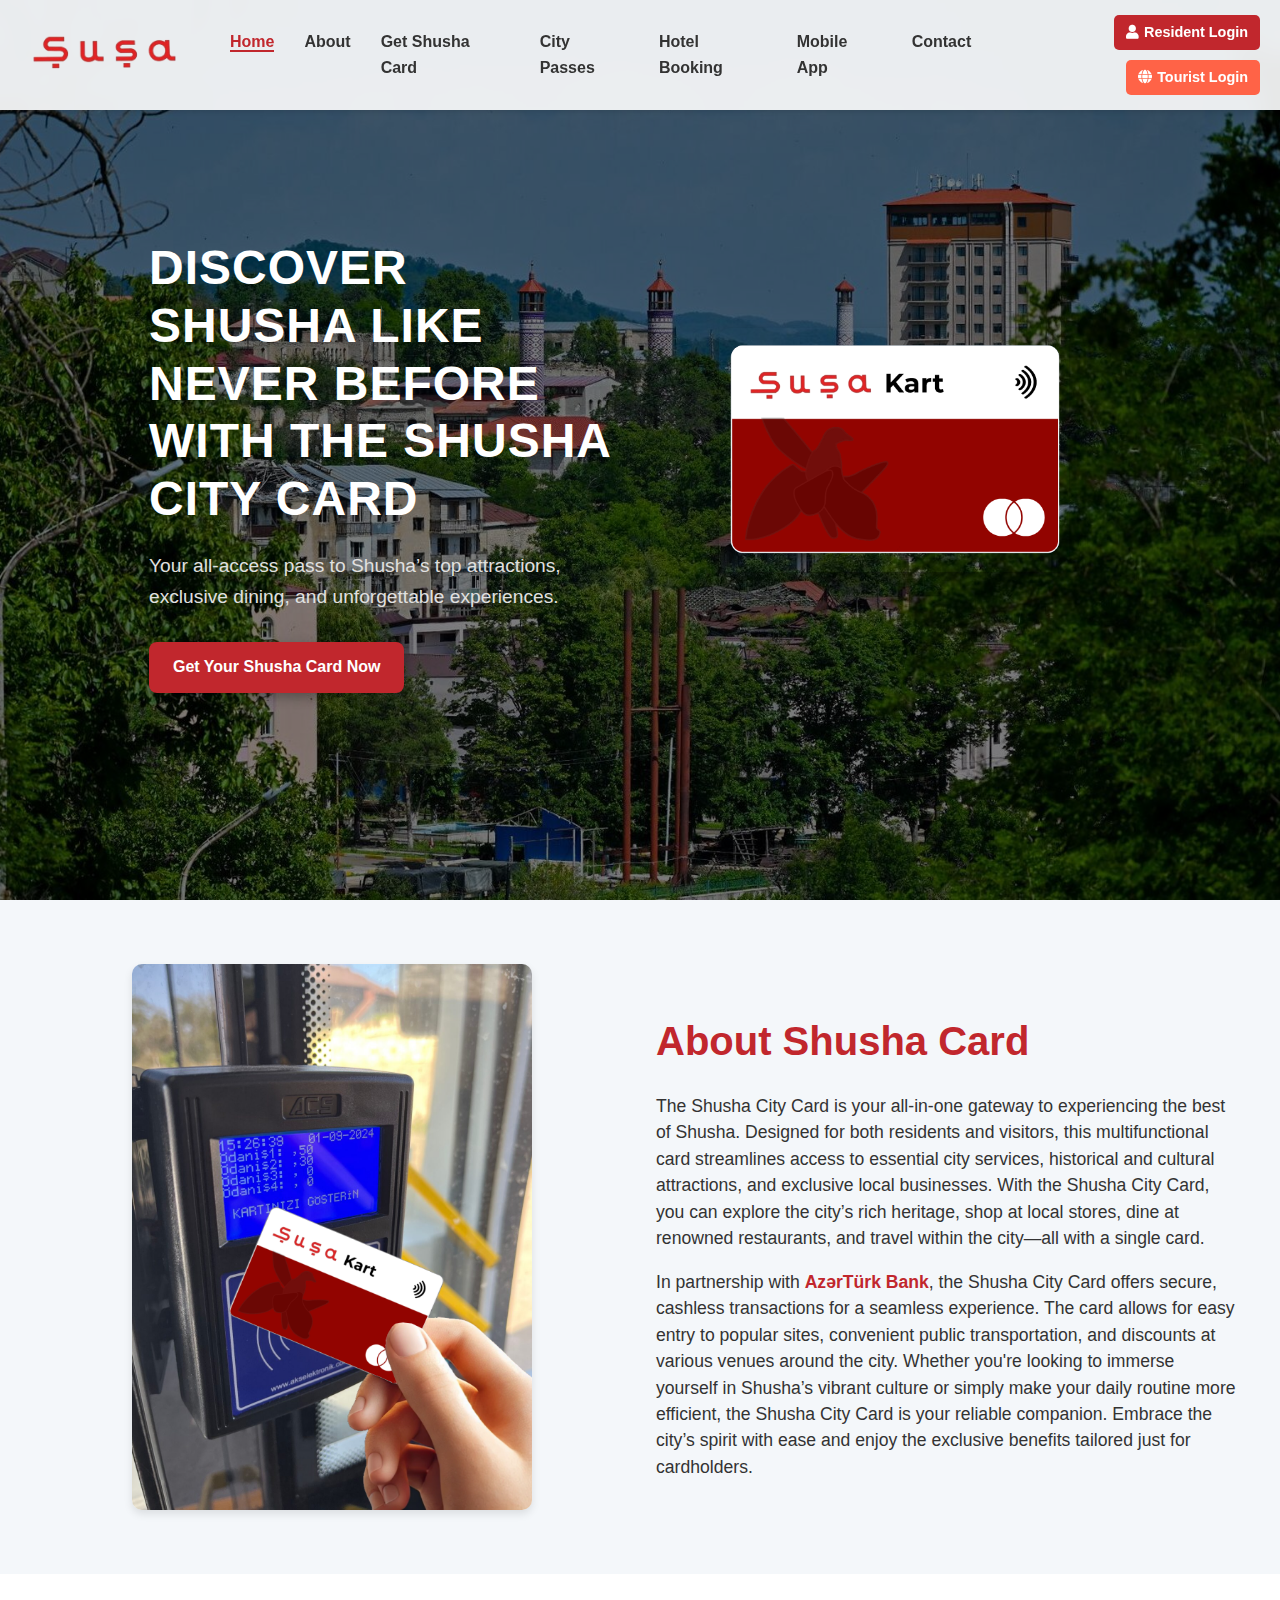
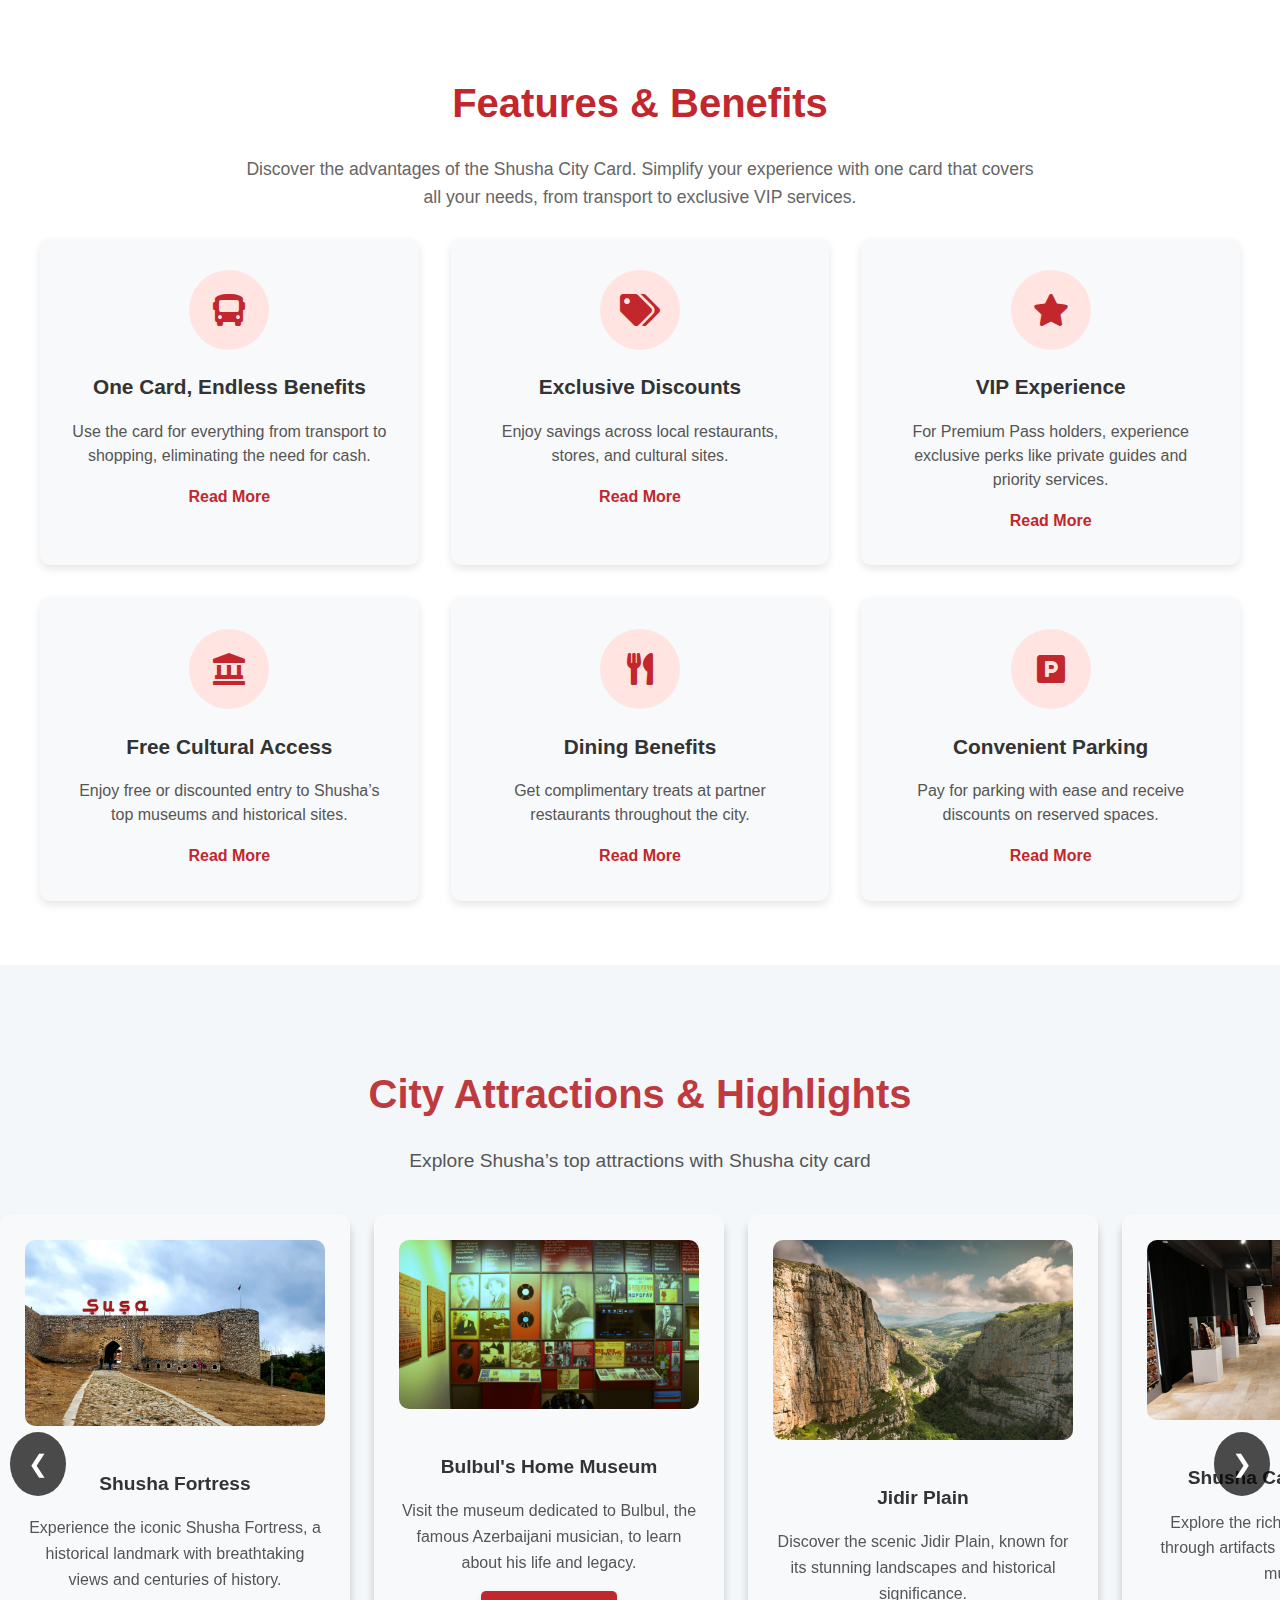
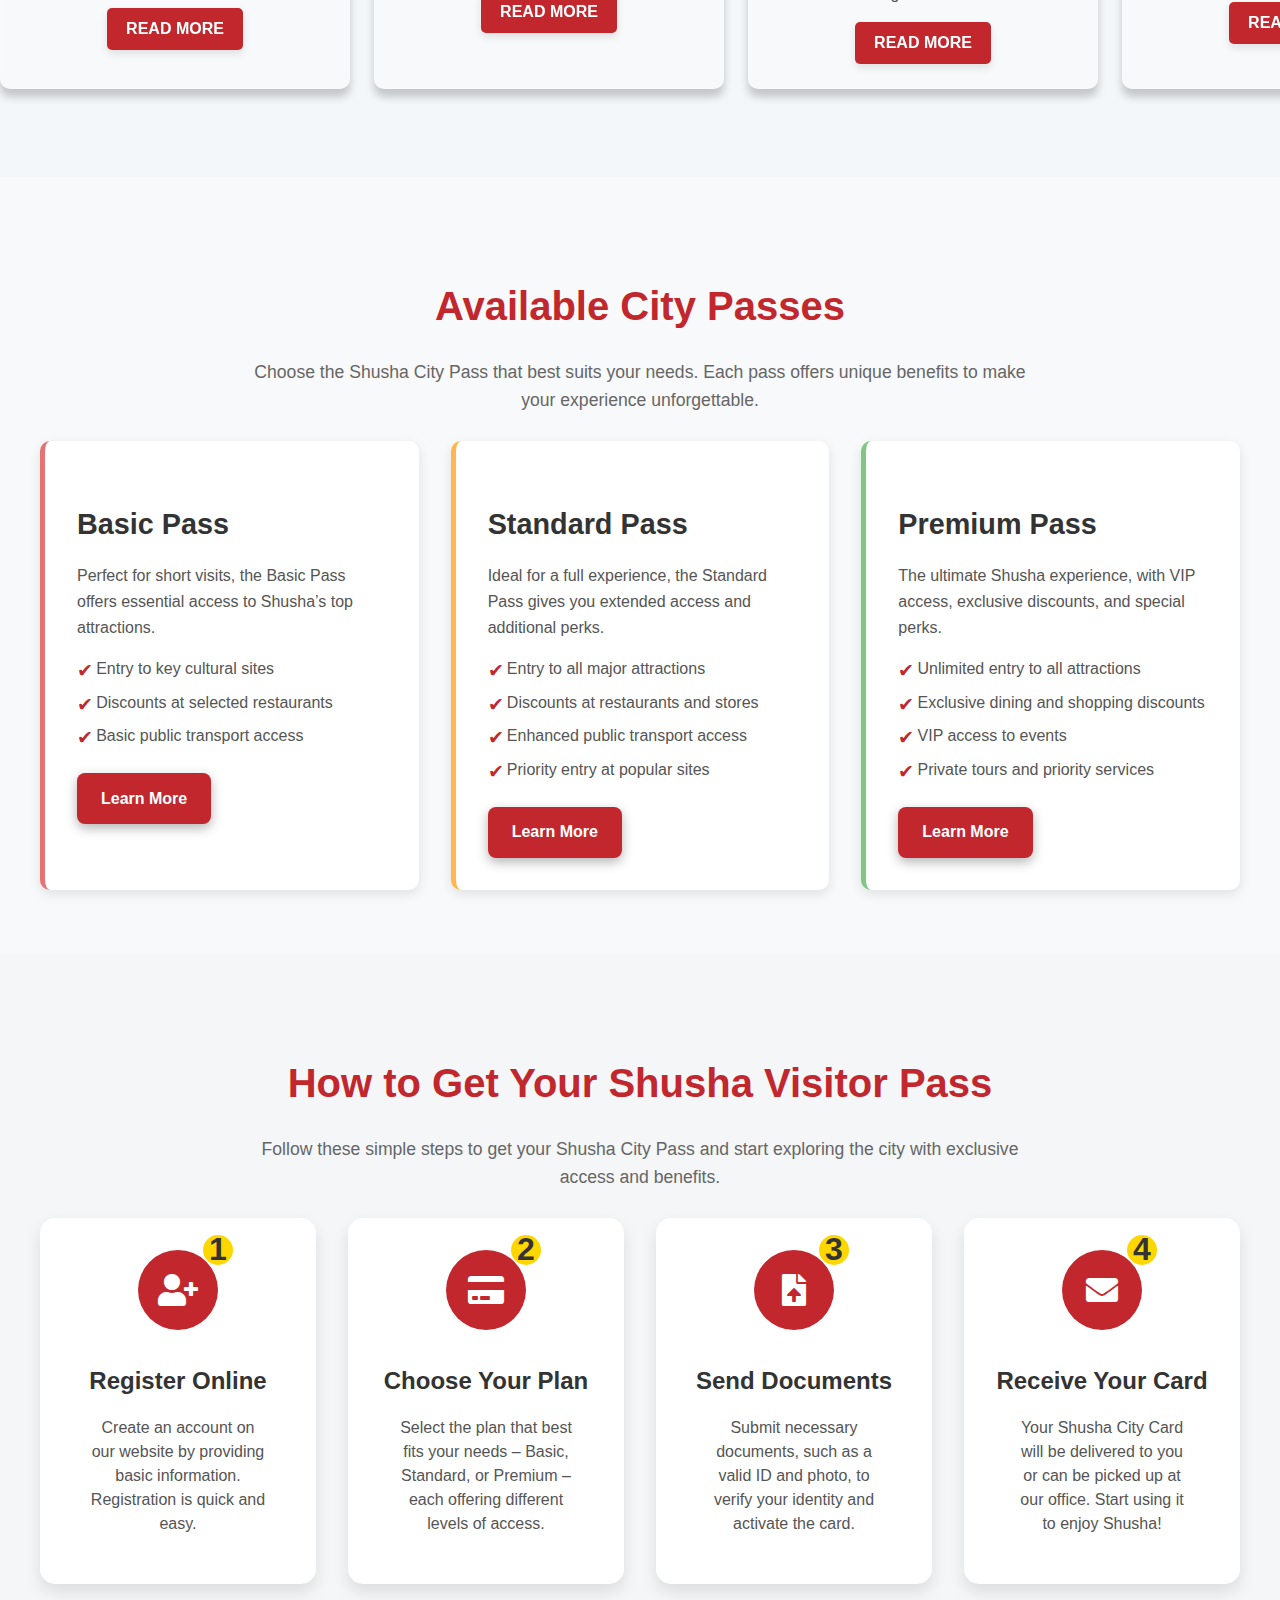
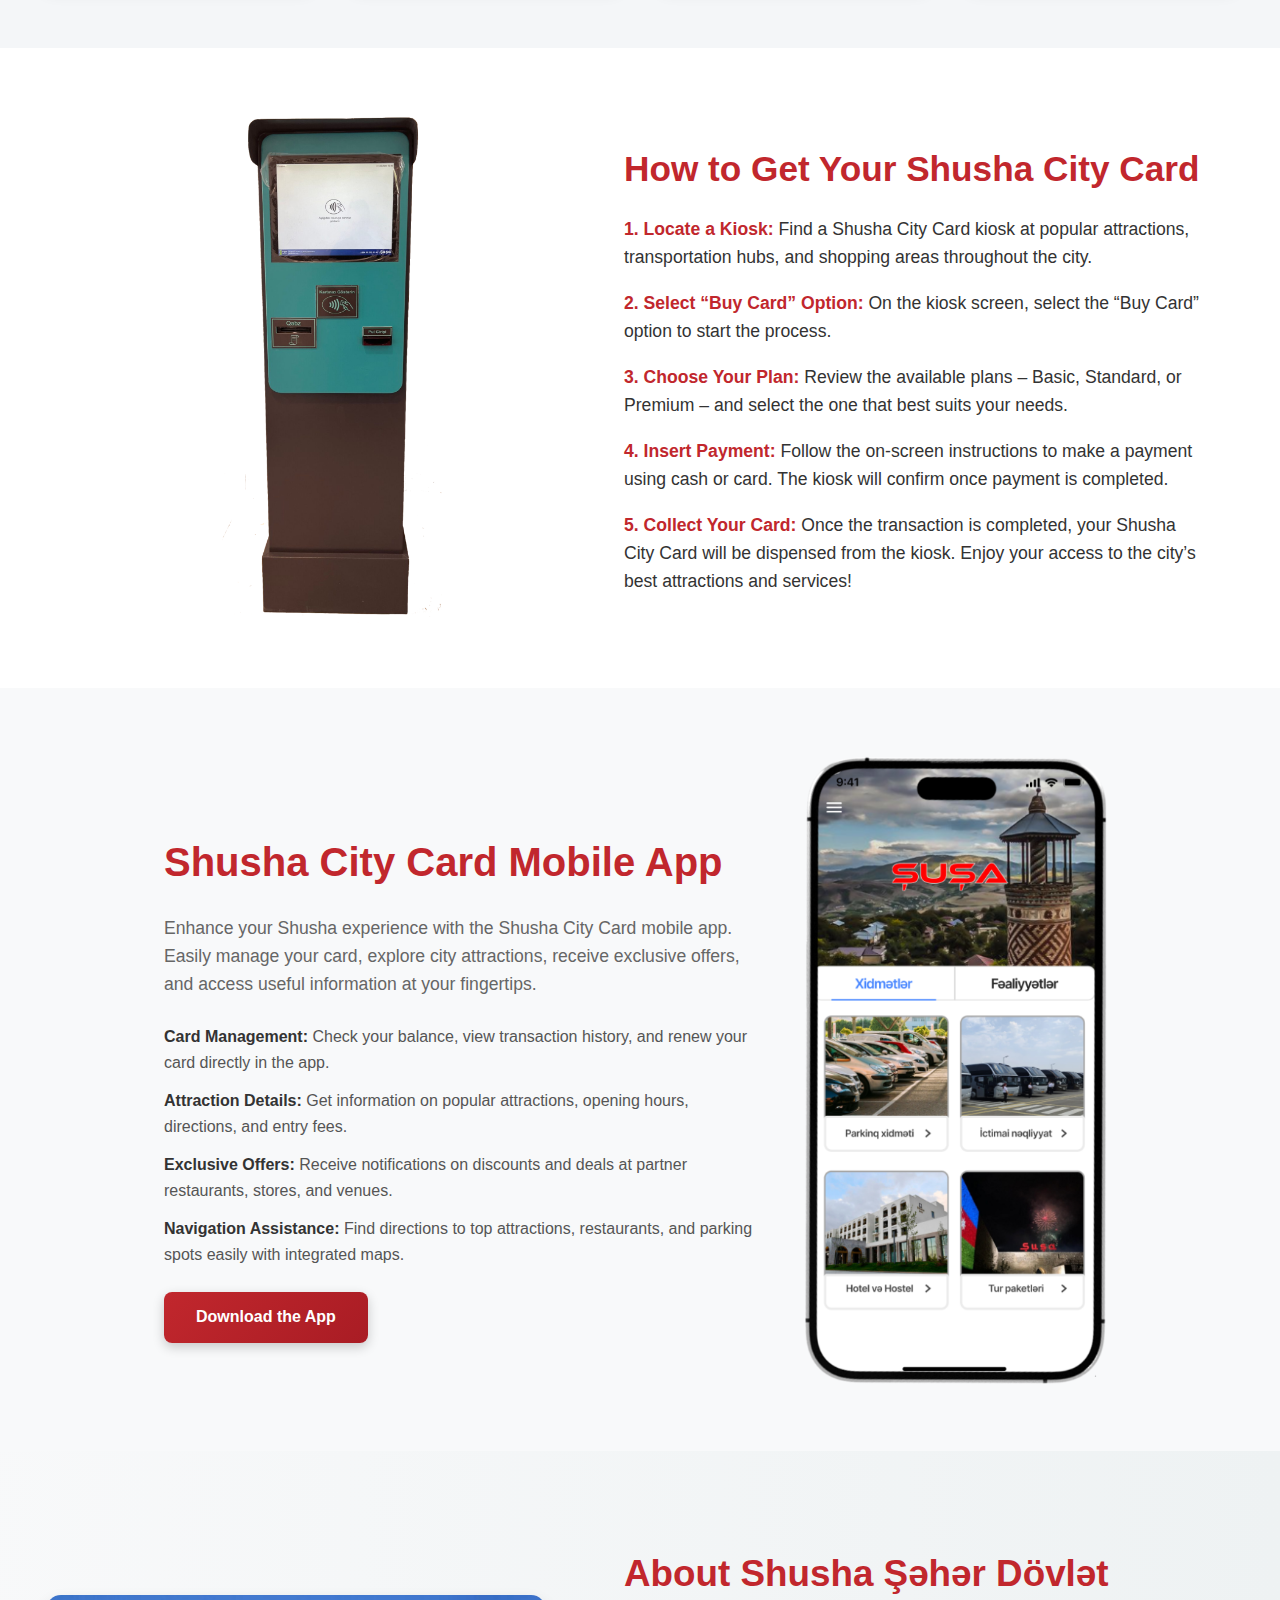
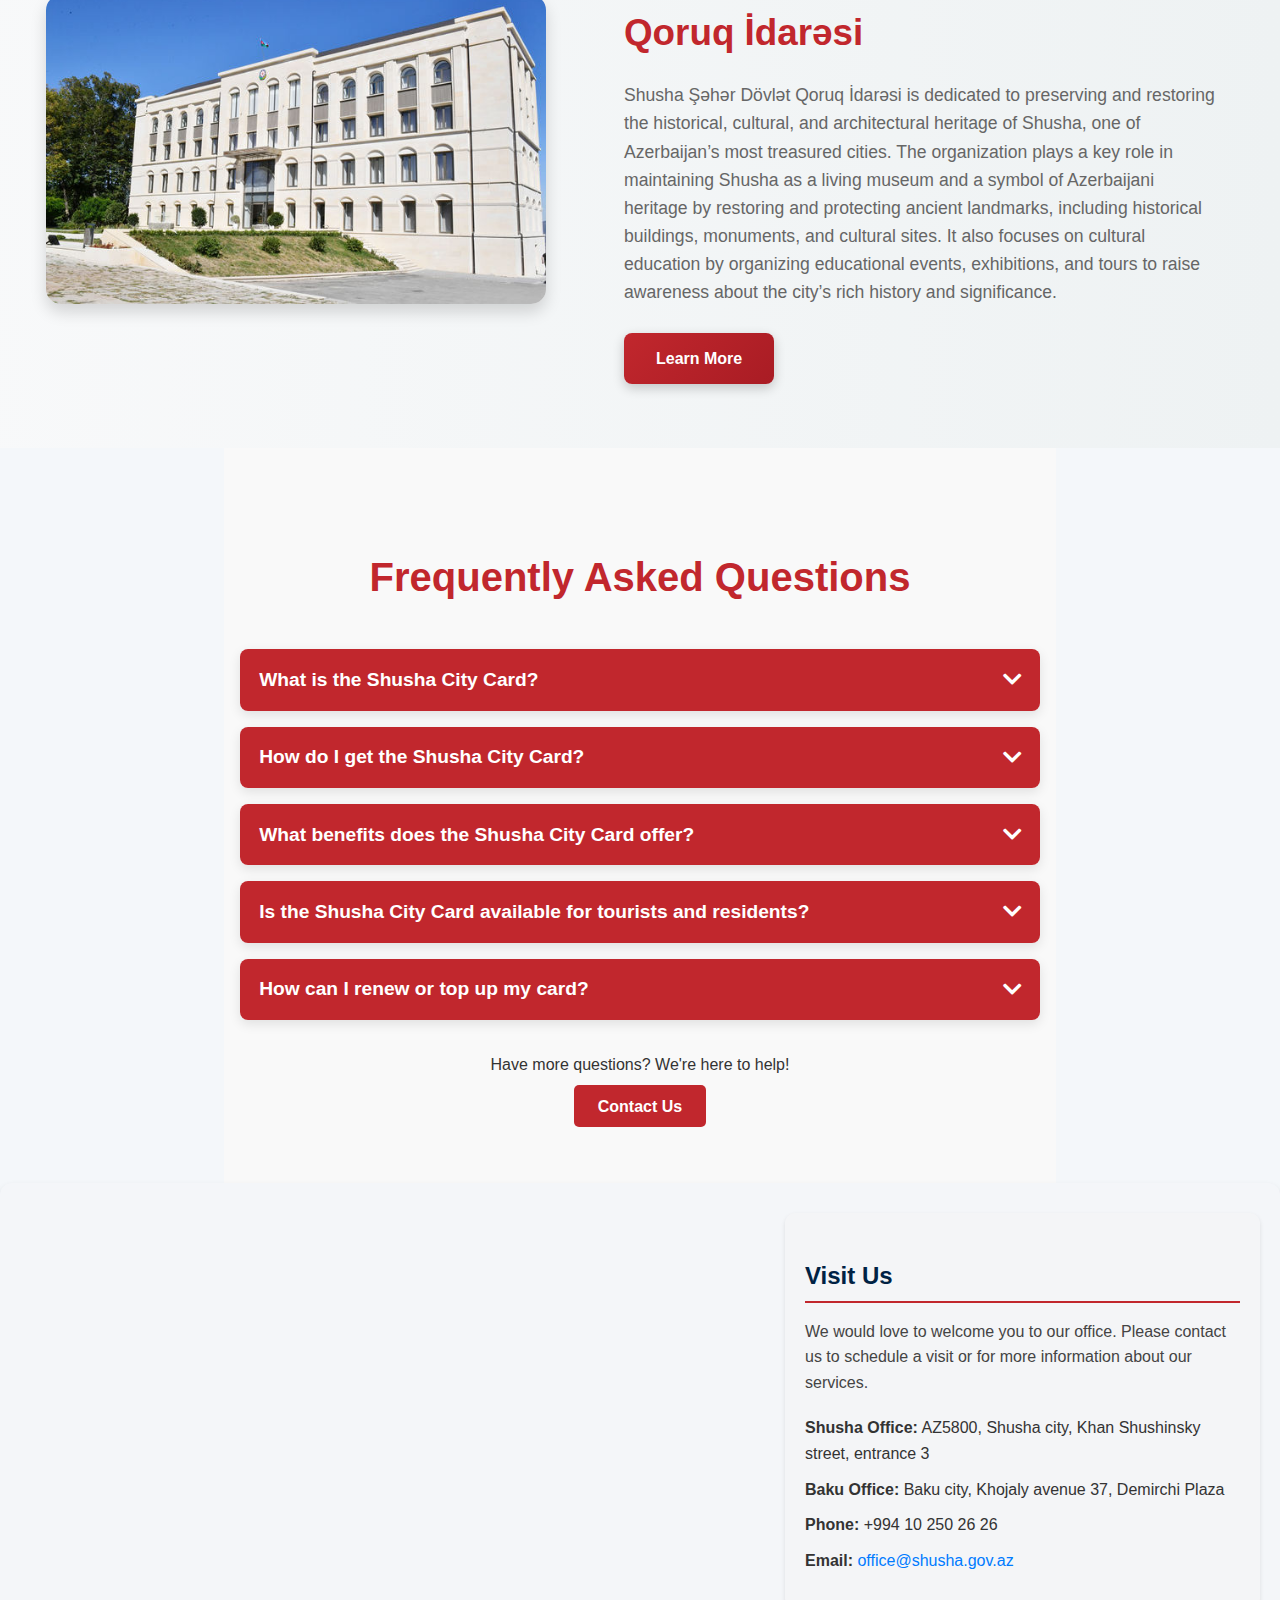
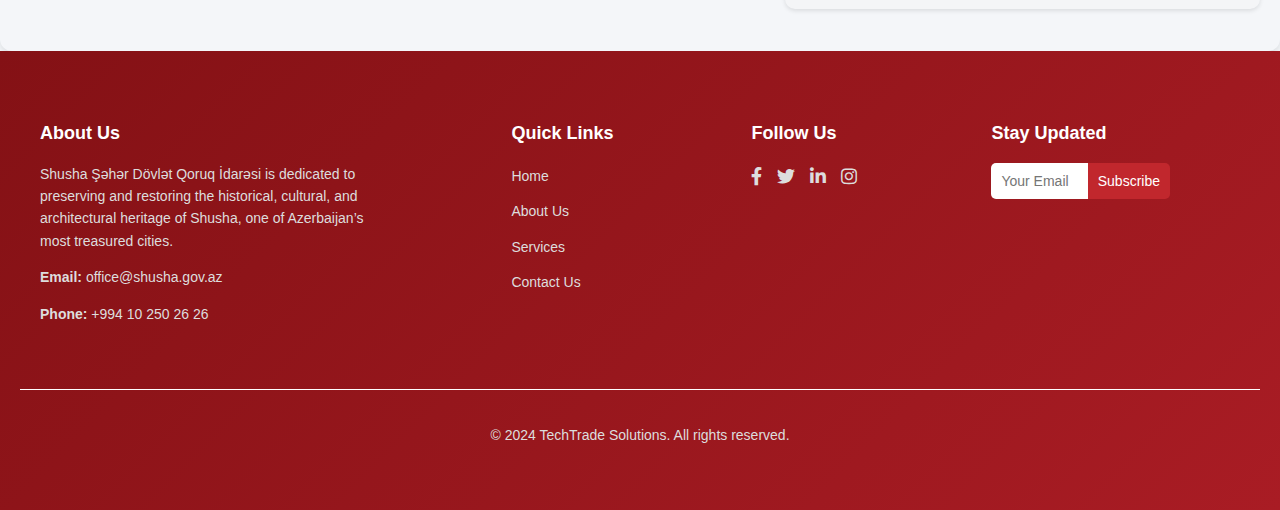
<file: index.html>
<!DOCTYPE html>
<html lang="en">
<head>
    <link rel="stylesheet" href="https://cdnjs.cloudflare.com/ajax/libs/font-awesome/5.15.4/css/all.min.css">
    <meta charset="UTF-8">
    <meta name="viewport" content="width=device-width, initial-scale=1.0">
    <title>Shushacard - Home</title>
    <link rel="stylesheet" href="css/styles.css">
    <!-- Swiper CSS -->
    <link rel="stylesheet" href="https://cdn.jsdelivr.net/npm/swiper@9/swiper-bundle.min.css" />
    <!-- Swiper JS -->
    <script src="https://cdn.jsdelivr.net/npm/swiper@9/swiper-bundle.min.js"></script>
</head>
<body>
    <!-- Header Section -->
    <header>
        <div class="logo">
            <a href="index.html">
                <img src="images/logo.png" alt="Shusha City Card Logo">
            </a>        
        </div>
        <nav>
            <ul>
                <li><a href="index.html" class="nav-link active">Home</a></li>
                <li><a href="about.html" class="nav-link">About</a></li>
                <li><a href="card.html" class="nav-link">Get Shusha Card</a></li>
                <li><a href="passes.html" class="nav-link">City Passes</a></li>
                <li><a href="booking.html" class="nav-link">Hotel Booking</a></li>
                <li><a href="app.html" class="nav-link">Mobile App</a></li>
                <li><a href="contact.html" class="nav-link">Contact</a></li>
            </ul>
        </nav>
        <div class="login-buttons">
            <a href="#" class="login-button resident-login"><i class="fas fa-user"></i> Resident Login</a>
            <a href="#" class="login-button tourist-login"><i class="fas fa-globe"></i> Tourist Login</a>
        </div>
    </header>          
    

    <!-- Hero Section -->
    <section class="hero">
        <div class="overlay"></div>
        <div class="hero-content">
            <div class="text-content">
                <h1>Discover Shusha Like Never Before with the Shusha City Card</h1>
                <p>Your all-access pass to Shusha’s top attractions, exclusive dining, and unforgettable experiences.</p>
                <a href="#get-card" class="cta-button">Get Your Shusha Card Now</a>
            </div>
            <div class="hero-card-image">
                <img src="images/shusha-card.png" alt="Shusha City Card">
            </div>
        </div>
    </section>


    <!-- About Shusha Card Section -->
    <section class="about">
        <div class="about-content">
            <!-- Right Column: Shusha Card Image -->
            <div class="about-image">
                <img src="images/shusha_card.png" alt="Shusha City Card">
            </div>            
            <!-- Left Column: Text -->
            <div class="about-text">
                <h2>About Shusha Card</h2>
                <p>The Shusha City Card is your all-in-one gateway to experiencing the best of Shusha. Designed for both residents and visitors, this multifunctional card streamlines access to essential city services, historical and cultural attractions, and exclusive local businesses. With the Shusha City Card, you can explore the city’s rich heritage, shop at local stores, dine at renowned restaurants, and travel within the city—all with a single card.</p>
                <p>In partnership with <strong>AzərTürk Bank</strong>, the Shusha City Card offers secure, cashless transactions for a seamless experience. The card allows for easy entry to popular sites, convenient public transportation, and discounts at various venues around the city. Whether you're looking to immerse yourself in Shusha’s vibrant culture or simply make your daily routine more efficient, the Shusha City Card is your reliable companion. Embrace the city’s spirit with ease and enjoy the exclusive benefits tailored just for cardholders.</p>
            </div>
        </div>
    </section>


    <!-- Benefits Section -->
    <section class="benefits">
        <h2>Features & Benefits</h2>
        <p class="intro-text">Discover the advantages of the Shusha City Card. Simplify your experience with one card that covers all your needs, from transport to exclusive VIP services.</p>
        <div class="benefits-grid">
            <div class="benefit-item">
                <div class="icon-circle">
                    <i class="fas fa-bus"></i>
                </div>
                <h3>One Card, Endless Benefits</h3>
                <p>Use the card for everything from transport to shopping, eliminating the need for cash.</p>
                <a href="#">Read More</a>
            </div>
            <div class="benefit-item">
                <div class="icon-circle">
                    <i class="fas fa-tags"></i>
                </div>
                <h3>Exclusive Discounts</h3>
                <p>Enjoy savings across local restaurants, stores, and cultural sites.</p>
                <a href="#">Read More</a>
            </div>
            <div class="benefit-item">
                <div class="icon-circle">
                    <i class="fas fa-star"></i>
                </div>
                <h3>VIP Experience</h3>
                <p>For Premium Pass holders, experience exclusive perks like private guides and priority services.</p>
                <a href="#">Read More</a>
            </div>
            <div class="benefit-item">
                <div class="icon-circle">
                    <i class="fas fa-landmark"></i>
                </div>
                <h3>Free Cultural Access</h3>
                <p>Enjoy free or discounted entry to Shusha’s top museums and historical sites.</p>
                <a href="#">Read More</a>
            </div>
            <div class="benefit-item">
                <div class="icon-circle">
                    <i class="fas fa-utensils"></i>
                </div>
                <h3>Dining Benefits</h3>
                <p>Get complimentary treats at partner restaurants throughout the city.</p>
                <a href="#">Read More</a>
            </div>
            <div class="benefit-item">
                <div class="icon-circle">
                    <i class="fas fa-parking"></i>
                </div>
                <h3>Convenient Parking</h3>
                <p>Pay for parking with ease and receive discounts on reserved spaces.</p>
                <a href="#">Read More</a>
            </div>
        </div>
    </section>


    <!-- City Attractions Section -->
    <section class="city-attractions">
        <h2>City Attractions & Highlights</h2>
        <p class="intro-text">Explore Shusha’s top attractions with Shusha city card</p>

        <div class="carousel-container" id="carousel-container">
            <!-- Navigation Buttons -->
            <button class="carousel-btn prev" onclick="stopAndSlide(-1)">&#10094;</button>
            <div class="carousel" id="carousel">
                <!-- Carousel Items -->
                <div class="carousel-item">
                    <img src="images/shusha-fortress.jpg" alt="Shusha Fortress">
                    <h3>Shusha Fortress</h3>
                    <p>Experience the iconic Shusha Fortress, a historical landmark with breathtaking views and centuries of history.</p>
                    <a href="#">READ MORE</a>
                </div>
                <div class="carousel-item">
                    <img src="images/bulbul-museum.jpg" alt="Bulbul's Home Museum">
                    <h3>Bulbul's Home Museum</h3>
                    <p>Visit the museum dedicated to Bulbul, the famous Azerbaijani musician, to learn about his life and legacy.</p>
                    <a href="#">READ MORE</a>
                </div>
                <div class="carousel-item">
                    <img src="images/jidir-plain.jpg" alt="Jidir Plain">
                    <h3>Jidir Plain</h3>
                    <p>Discover the scenic Jidir Plain, known for its stunning landscapes and historical significance.</p>
                    <a href="#">READ MORE</a>
                </div>
                <div class="carousel-item">
                    <img src="images/carpet-museum.jpg" alt="Karabakh History Museum">
                    <h3>Shusha Carpet Museum</h3>
                    <p>Explore the rich history of Karabakh through artifacts and exhibitions at this museum.</p>
                    <a href="#">READ MORE</a>
                </div>
                <div class="carousel-item">
                    <img src="images/mosque.jpg" alt="Shusha Mosque">
                    <h3>Shusha Mosque</h3>
                    <p>Marvel at the architectural beauty of Shusha Mosque, a site of cultural and historical significance.</p>
                    <a href="#">READ MORE</a>
                </div>
                <div class="carousel-item">
                    <img src="images/shusha-fortress.jpg" alt="Shusha Fortress">
                    <h3>Shusha Fortress</h3>
                    <p>Experience the iconic Shusha Fortress, a historical landmark with breathtaking views and centuries of history.</p>
                    <a href="#">READ MORE</a>
                </div>
                <div class="carousel-item">
                    <img src="images/bulbul-museum.jpg" alt="Bulbul's Home Museum">
                    <h3>Bulbul's Home Museum</h3>
                    <p>Visit the museum dedicated to Bulbul, the famous Azerbaijani musician, to learn about his life and legacy.</p>
                    <a href="#">READ MORE</a>
                </div>
                <div class="carousel-item">
                    <img src="images/jidir-plain.jpg" alt="Jidir Plain">
                    <h3>Jidir Plain</h3>
                    <p>Discover the scenic Jidir Plain, known for its stunning landscapes and historical significance.</p>
                    <a href="#">READ MORE</a>
                </div>
                <div class="carousel-item">
                    <img src="images/carpet-museum.jpg" alt="Karabakh History Museum">
                    <h3>Shusha Carpet Museum</h3>
                    <p>Explore the rich history of Karabakh through artifacts and exhibitions at this museum.</p>
                    <a href="#">READ MORE</a>
                </div>
                <div class="carousel-item">
                    <img src="images/mosque.jpg" alt="Shusha Mosque">
                    <h3>Shusha Mosque</h3>
                    <p>Marvel at the architectural beauty of Shusha Mosque, a site of cultural and historical significance.</p>
                    <a href="#">READ MORE</a>
                </div>
            </div>
            <button class="carousel-btn next" onclick="stopAndSlide(1)">&#10095;</button>
        </div>
    </section>


    <!-- Available Passes Section --> 
    <section class="available-passes">
        <h2>Available City Passes</h2>
        <p class="intro-text">Choose the Shusha City Pass that best suits your needs. Each pass offers unique benefits to make your experience unforgettable.</p>
        
        <div class="passes-grid">
            <!-- Basic Pass -->
            <div class="pass-card basic">
                <h3>Basic Pass</h3>
                <p>Perfect for short visits, the Basic Pass offers essential access to Shusha’s top attractions.</p>
                <ul>
                    <li>Entry to key cultural sites</li>
                    <li>Discounts at selected restaurants</li>
                    <li>Basic public transport access</li>
                </ul>
                <a href="basic-pass-details" class="cta-button">Learn More</a>
            </div>
            
            <!-- Standard Pass -->
            <div class="pass-card standard">
                <h3>Standard Pass</h3>
                <p>Ideal for a full experience, the Standard Pass gives you extended access and additional perks.</p>
                <ul>
                    <li>Entry to all major attractions</li>
                    <li>Discounts at restaurants and stores</li>
                    <li>Enhanced public transport access</li>
                    <li>Priority entry at popular sites</li>
                </ul>
                <a href="standard-pass-details" class="cta-button">Learn More</a>
            </div>
            
            <!-- Premium Pass -->
            <div class="pass-card premium">
                <h3>Premium Pass</h3>
                <p>The ultimate Shusha experience, with VIP access, exclusive discounts, and special perks.</p>
                <ul>
                    <li>Unlimited entry to all attractions</li>
                    <li>Exclusive dining and shopping discounts</li>
                    <li>VIP access to events</li>
                    <li>Private tours and priority services</li>
                </ul>
                <a href="premium-pass-details" class="cta-button">Learn More</a>
            </div>
        </div>
    </section>

    
    <!-- How to Get Shusha City Pass Section -->
    <section class="how-to-get-pass">
        <h2>How to Get Your Shusha Visitor Pass</h2>
        <p class="intro-text">Follow these simple steps to get your Shusha City Pass and start exploring the city with exclusive access and benefits.</p>
        
        <div class="steps-grid">
            <div class="step">
                <div class="step-icon">
                    <span class="step-number">1</span>
                    <i class="fas fa-user-plus"></i>
                </div>
                <h3>Register Online</h3>
                <p>Create an account on our website by providing basic information. Registration is quick and easy.</p>
            </div>
            <div class="step">
                <div class="step-icon">
                    <span class="step-number">2</span>
                    <i class="fas fa-credit-card"></i>
                </div>
                <h3>Choose Your Plan</h3>
                <p>Select the plan that best fits your needs – Basic, Standard, or Premium – each offering different levels of access.</p>
            </div>
            <div class="step">
                <div class="step-icon">
                    <span class="step-number">3</span>
                    <i class="fas fa-file-upload"></i>
                </div>
                <h3>Send Documents</h3>
                <p>Submit necessary documents, such as a valid ID and photo, to verify your identity and activate the card.</p>
            </div>
            <div class="step">
                <div class="step-icon">
                    <span class="step-number">4</span>
                    <i class="fas fa-envelope"></i>
                </div>
                <h3>Receive Your Card</h3>
                <p>Your Shusha City Card will be delivered to you or can be picked up at our office. Start using it to enjoy Shusha!</p>
            </div>
        </div>
    </section>


    <!-- How to Get Shusha City Card Section -->
    <section class="get-card">
        <div class="content">
            <div class="image">
                <img src="images/kiosk.png" alt="Shusha City Card Terminal">
            </div>            
            <div class="steps">
                <h2>How to Get Your Shusha City Card</h2>
                <ul>
                    <li><strong>1. Locate a Kiosk:</strong> Find a Shusha City Card kiosk at popular attractions, transportation hubs, and shopping areas throughout the city.</li>
                    <li><strong>2. Select “Buy Card” Option:</strong> On the kiosk screen, select the “Buy Card” option to start the process.</li>
                    <li><strong>3. Choose Your Plan:</strong> Review the available plans – Basic, Standard, or Premium – and select the one that best suits your needs.</li>
                    <li><strong>4. Insert Payment:</strong> Follow the on-screen instructions to make a payment using cash or card. The kiosk will confirm once payment is completed.</li>
                    <li><strong>5. Collect Your Card:</strong> Once the transaction is completed, your Shusha City Card will be dispensed from the kiosk. Enjoy your access to the city’s best attractions and services!</li>
                </ul>
            </div>
        </div>
    </section>


    <!-- Shusha Mobile App Section -->
    <section class="mobile-app">
        <div class="app-info">
            <h2>Shusha City Card Mobile App</h2>
            <p class="intro-text">Enhance your Shusha experience with the Shusha City Card mobile app. Easily manage your card, explore city attractions, receive exclusive offers, and access useful information at your fingertips.</p>
            <ul>
                <li><strong>Card Management:</strong> Check your balance, view transaction history, and renew your card directly in the app.</li>
                <li><strong>Attraction Details:</strong> Get information on popular attractions, opening hours, directions, and entry fees.</li>
                <li><strong>Exclusive Offers:</strong> Receive notifications on discounts and deals at partner restaurants, stores, and venues.</li>
                <li><strong>Navigation Assistance:</strong> Find directions to top attractions, restaurants, and parking spots easily with integrated maps.</li>
            </ul>
            <a href="#" class="btn">Download the App</a>
        </div>
        <div class="app-image">
            <img src="images/mobile-app.png" alt="Shusha City Card Mobile App">
        </div>
    </section>

    
    <!-- Shusha Şəhər Dövlət Qoruq İdarəsi Section -->
    <section class="heritage-info">
        <div class="heritage-image">
            <img src="images/qoruq.jpg" alt="Shusha Heritage">
        </div>
        <div class="heritage-text">
            <h2>About Shusha Şəhər Dövlət Qoruq İdarəsi</h2>
            <p class="intro-text">Shusha Şəhər Dövlət Qoruq İdarəsi is dedicated to preserving and restoring the historical, cultural, and architectural heritage of Shusha, one of Azerbaijan’s most treasured cities. The organization plays a key role in maintaining Shusha as a living museum and a symbol of Azerbaijani heritage by restoring and protecting ancient landmarks, including historical buildings, monuments, and cultural sites. It also focuses on cultural education by organizing educational events, exhibitions, and tours to raise awareness about the city’s rich history and significance. </p>
            <a href="#" class="btn">Learn More</a>
        </div>
    </section>    


    <!-- FAQ Section -->
    <section class="faq">
        <h2>Frequently Asked Questions</h2>

        <!-- FAQ Items with Accordion Effect -->
        <div class="faq-item">
            <button class="faq-question">What is the Shusha City Card?</button>
            <div class="faq-answer">
                <p>The Shusha City Card is a multifunctional pass that provides access to cultural sites, discounts at partner locations, and convenient payment options throughout the city.</p>
            </div>
        </div>
        <div class="faq-item">
            <button class="faq-question">How do I get the Shusha City Card?</button>
            <div class="faq-answer">
                <p>You can get the Shusha City Card online through our website or in person at designated locations in Shusha. Visit our "How to Get the Card" page for more details.</p>
            </div>
        </div>
        <div class="faq-item">
            <button class="faq-question">What benefits does the Shusha City Card offer?</button>
            <div class="faq-answer">
                <p>Cardholders enjoy exclusive discounts at local attractions, restaurants, shops, and access to special offers at various city locations.</p>
            </div>
        </div>
        <div class="faq-item">
            <button class="faq-question">Is the Shusha City Card available for tourists and residents?</button>
            <div class="faq-answer">
                <p>Yes, the card is available for both tourists and residents. Each card type offers tailored benefits to enhance your Shusha experience.</p>
            </div>
        </div>
        <div class="faq-item">
            <button class="faq-question">How can I renew or top up my card?</button>
            <div class="faq-answer">
                <p>You can easily renew or top up your card through our mobile app or at designated kiosks throughout the city.</p>
            </div>
        </div>

        <div class="faq-contact">
            <p>Have more questions? We're here to help!</p>
            <a href="contact.html" class="contact-us-button">Contact Us</a>
        </div>
    </section>





<!-- New Location Section with Map -->
<section class="location-section">
    <div class="location-wrapper">
        <div class="map-container">
            <!-- Replace the src with your actual Google Maps embed link -->
            <iframe 
                src="https://www.google.com/maps/embed?pb=!1m18!1m12!1m3!1d1267.8404455625898!2d46.750464461638664!3d39.762965582169684!2m3!1f0!2f0!3f0!3m2!1i1024!2i768!4f13.1!3m3!1m2!1s0x403e7b0a660aae3b%3A0x578e51dd0cd7a6a7!2zxZ51xZ9hIFJheW9uIMSwY3JhIEhha2ltaXl5yZl0aQ!5e0!3m2!1sen!2saz!4v1731141421286!5m2!1sen!2saz" 
                width="100%" 
                height="400" 
                style="border:0;" 
                allowfullscreen="" 
                loading="lazy">
            </iframe>               
        </div>
        <div class="contact-details">
            <h3 data-translate="Visit Us">Visit Us</h3>
            <p data-translate="We would love to welcome you to our office. Please contact us to schedule a visit or for more information about our services.">We would love to welcome you to our office. Please contact us to schedule a visit or for more information about our services.</p>
            <ul>
                <li><strong data-translate="Address:">Shusha Office:</strong> AZ5800, Shusha city, Khan Shushinsky street, entrance 3</li>
                <li><strong data-translate="Address:">Baku Office:</strong> Baku city, Khojaly avenue 37, Demirchi Plaza</li>
                <li><strong data-translate="Phone:">Phone:</strong> +994 10 250 26 26</li>
                <li><strong data-translate="Email:">Email:</strong> <a href="mailto:office@shusha.gov.az">office@shusha.gov.az</a></li>
            </ul>
        </div>
    </div>
</section>

<!-- Footer Section -->
<footer class="footer">
    <div class="footer-container">
        <!-- Company Info -->
        <div class="footer-column footer-about">
            <h3 data-translate="About Us">About Us</h3>
            <p data-translate="Shusha Şəhər Dövlət Qoruq İdarəsi is dedicated to preserving and restoring the historical, cultural, and architectural heritage of Shusha, one of Azerbaijan’s most treasured cities.">Shusha Şəhər Dövlət Qoruq İdarəsi is dedicated to preserving and restoring the historical, cultural, and architectural heritage of Shusha, one of Azerbaijan’s most treasured cities.</p>
            <p><strong data-translate="Email:">Email:</strong> <a href="mailto:office@shusha.gov.az">office@shusha.gov.az</a></p>
            <p><strong data-translate="Phone:">Phone:</strong> <a href="tel:+994 10 250 26 26">+994 10 250 26 26</a></p>
        </div>

        <!-- Quick Links -->
        <div class="footer-column footer-links">
            <h3 data-translate="Quick Links">Quick Links</h3>
            <ul>
                <li><a href="index.html" data-translate="Home">Home</a></li>
                <li><a href="about.html" data-translate="About Us">About Us</a></li>
                <li><a href="services.html" data-translate="Services">Services</a></li>
                <li><a href="contact.html" data-translate="Contact Us">Contact Us</a></li>
            </ul>
        </div>

        <!-- Social Media Links -->
        <div class="footer-column footer-social">
            <h3 data-translate="Follow Us">Follow Us</h3>
            <div class="social-icons">
                <a href="#"><i class="fab fa-facebook-f"></i></a>
                <a href="#"><i class="fab fa-twitter"></i></a>
                <a href="#"><i class="fab fa-linkedin-in"></i></a>
                <a href="#"><i class="fab fa-instagram"></i></a>
            </div>
        </div>

        <!-- Newsletter -->
        <div class="footer-column footer-newsletter">
            <h3 data-translate="Stay Updated">Stay Updated</h3>
            <form class="newsletter-form">
                <input type="email" placeholder="Your Email" required data-translate="Your Email">
                <button type="submit" data-translate="Subscribe">Subscribe</button>
            </form>
        </div>
    </div>

    <!-- Footer Bottom -->
    <div class="footer-bottom">
        <p data-translate="© 2024 TechTrade Solutions. All rights reserved.">© 2024 TechTrade Solutions. All rights reserved.</p>
    </div>
</footer>





<!-- Carousel Script -->
<script>
    const carousel = document.getElementById("carousel");
    const carouselItems = document.querySelectorAll(".carousel-item");
    const itemWidth = carouselItems[0].offsetWidth + 24; // Width of one item + gap
    let isPaused = false;
    let carouselPosition = 0;

    function stopAndSlide(direction) {
        isPaused = true; // Pauses continuous scrolling
        carousel.classList.add("paused");

        carouselPosition += direction * itemWidth;

        // Check if we’ve reached the end or beginning
        if (carouselPosition >= itemWidth * carouselItems.length) {
            carouselPosition = 0; // Instantly reset to the start
            carousel.scrollTo({ left: 0, behavior: "instant" }); // Instantly jump to the beginning
        } else if (carouselPosition < 0) {
            carouselPosition = itemWidth * (carouselItems.length - 1); // Instantly loop to the last item
            carousel.scrollTo({ left: carouselPosition, behavior: "instant" });
        } else {
            carousel.scrollTo({
                left: carouselPosition,
                behavior: "smooth" // Smooth transition for normal scroll
            });
        }
    }

    // Continuous scrolling function
    function autoScroll() {
        if (!isPaused) {
            carouselPosition += itemWidth;
            if (carouselPosition >= itemWidth * carouselItems.length) {
                carouselPosition = 0;
                carousel.scrollTo({ left: 0, behavior: "instant" }); // Reset instantly
            } else {
                carousel.scrollTo({
                    left: carouselPosition,
                    behavior: "smooth"
                });
            }
        }
    }

    // Restart scrolling when clicking outside the carousel
    document.addEventListener("click", (e) => {
        if (!carousel.contains(e.target) && isPaused) {
            isPaused = false;
            carousel.classList.remove("paused");
        }
    });

    // Set up continuous scrolling every 3 seconds
    setInterval(autoScroll, 3000); // Adjust interval as needed
</script>


<!-- FAQ Script -->
<script>
    // FAQ Accordion Functionality
    document.querySelectorAll('.faq-question').forEach(button => {
        button.addEventListener('click', () => {
            const faqItem = button.parentElement;
            faqItem.classList.toggle('open');
            button.classList.toggle('active');
        });
    });
</script>


<!-- Page Change Script -->
<script>
document.addEventListener("DOMContentLoaded", function() {
    // Get the current page URL path, excluding the leading '/'
    const currentPath = window.location.pathname.replace(/^\//, '');

    // Select all navigation links
    const navLinks = document.querySelectorAll("nav ul li a");

    navLinks.forEach(link => {
        // Get the href attribute of each link, excluding the leading '/'
        const linkPath = link.getAttribute("href").replace(/^\//, '');

        // Compare the link path to the current path
        if (linkPath === currentPath) {
            link.classList.add("active");
        }
    });
});
</script>
    
</body>
</html>
</file>
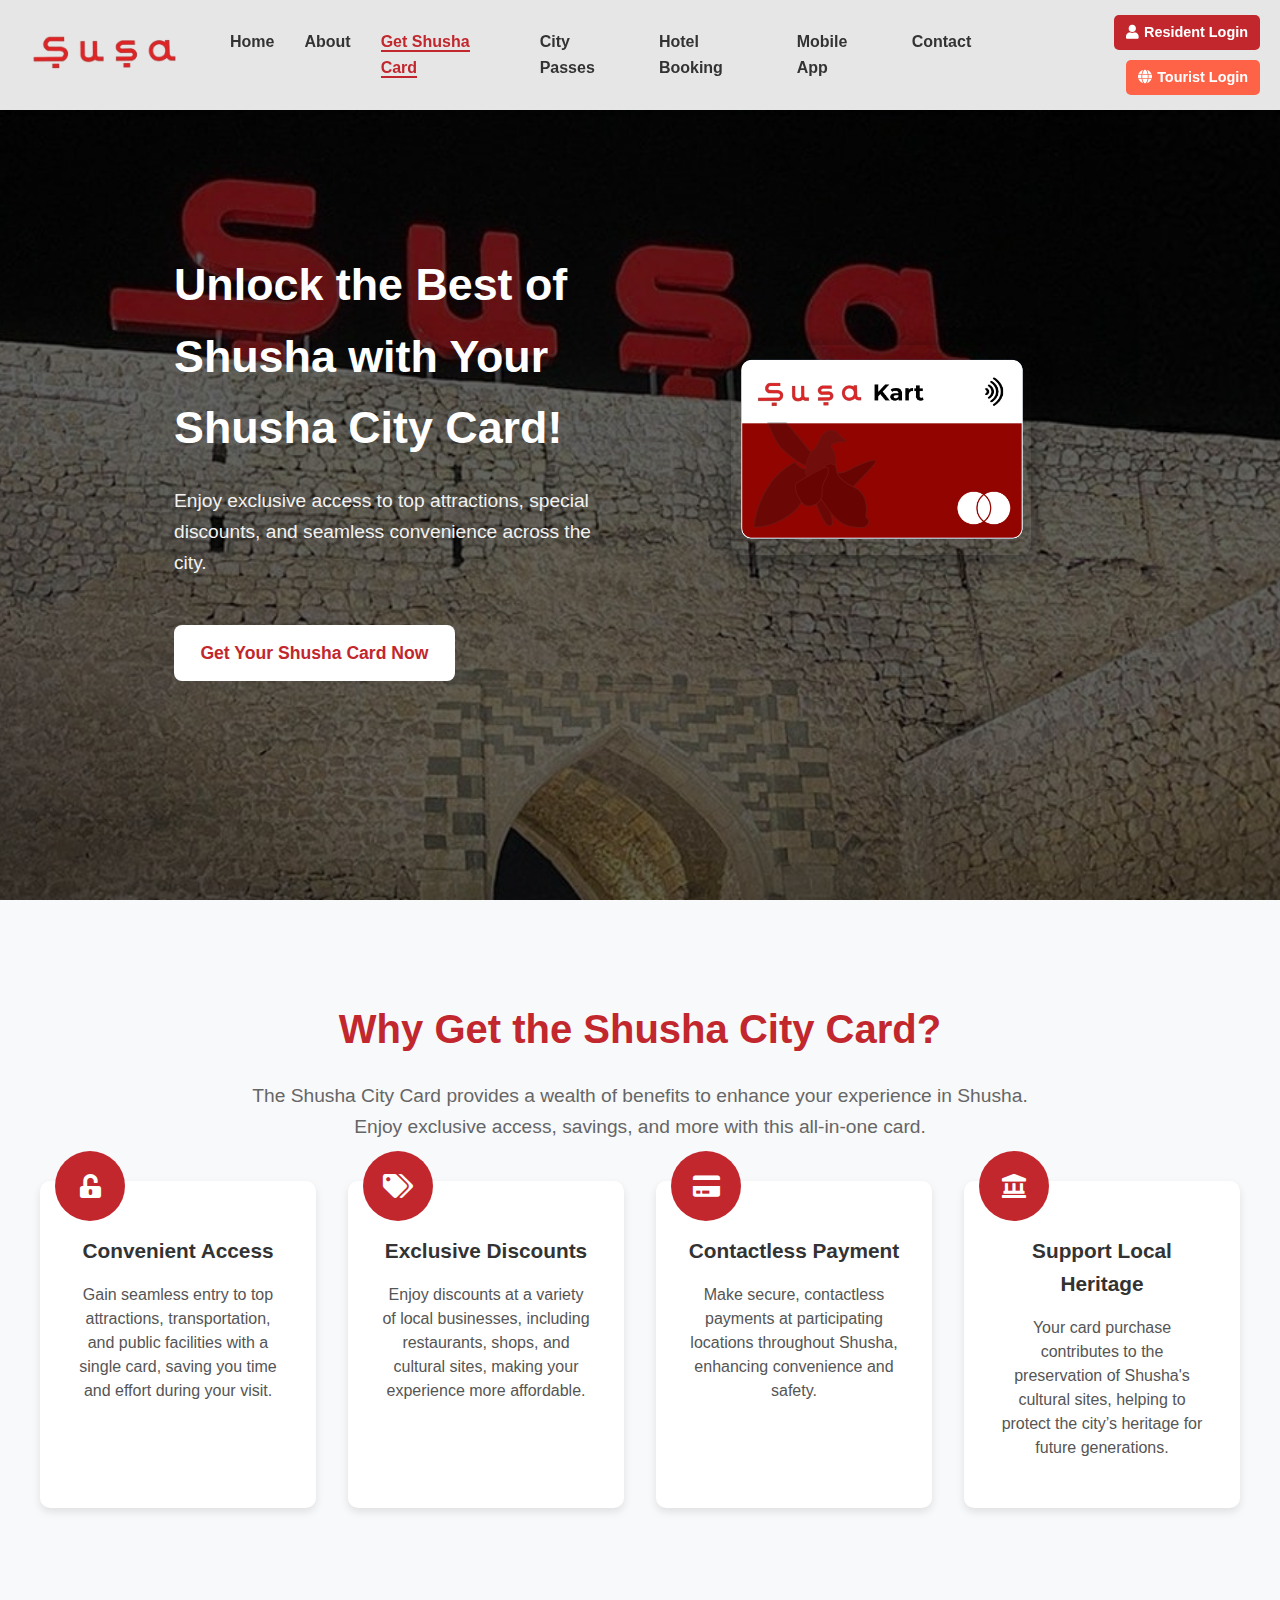
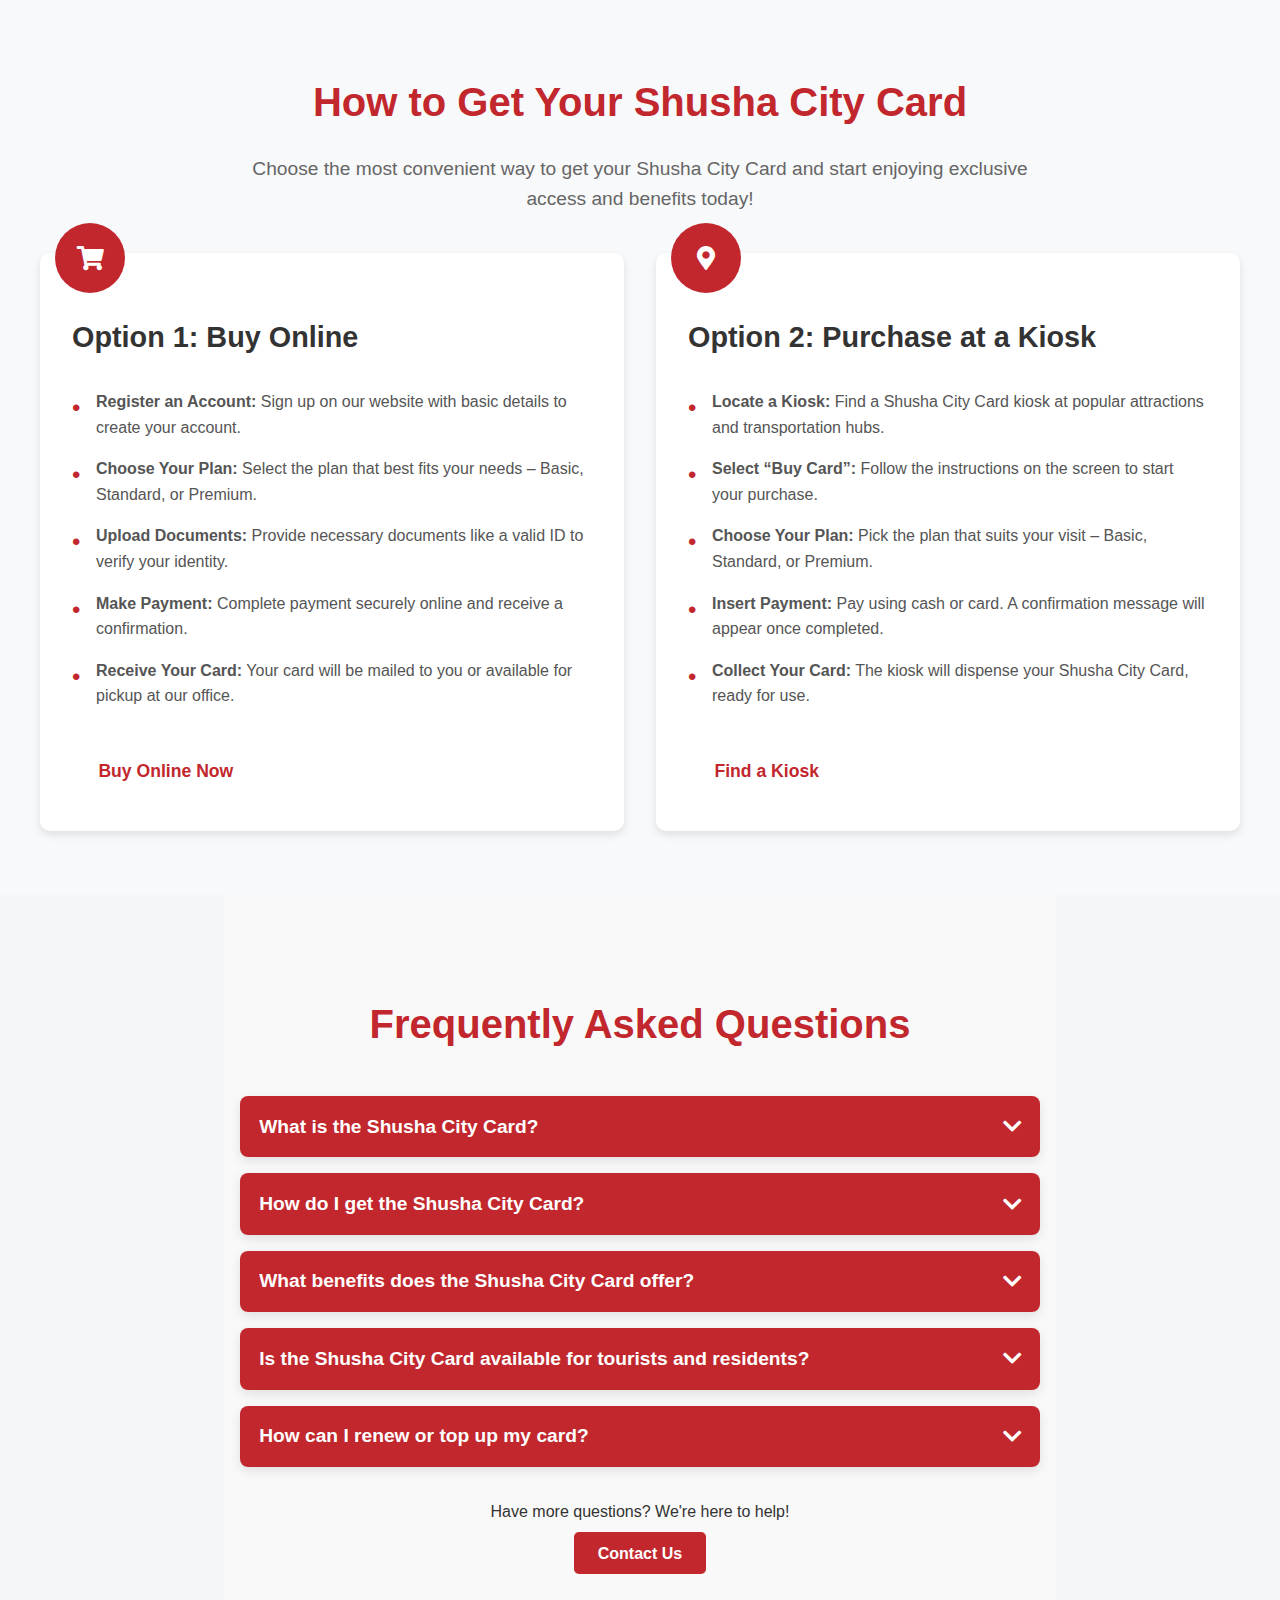
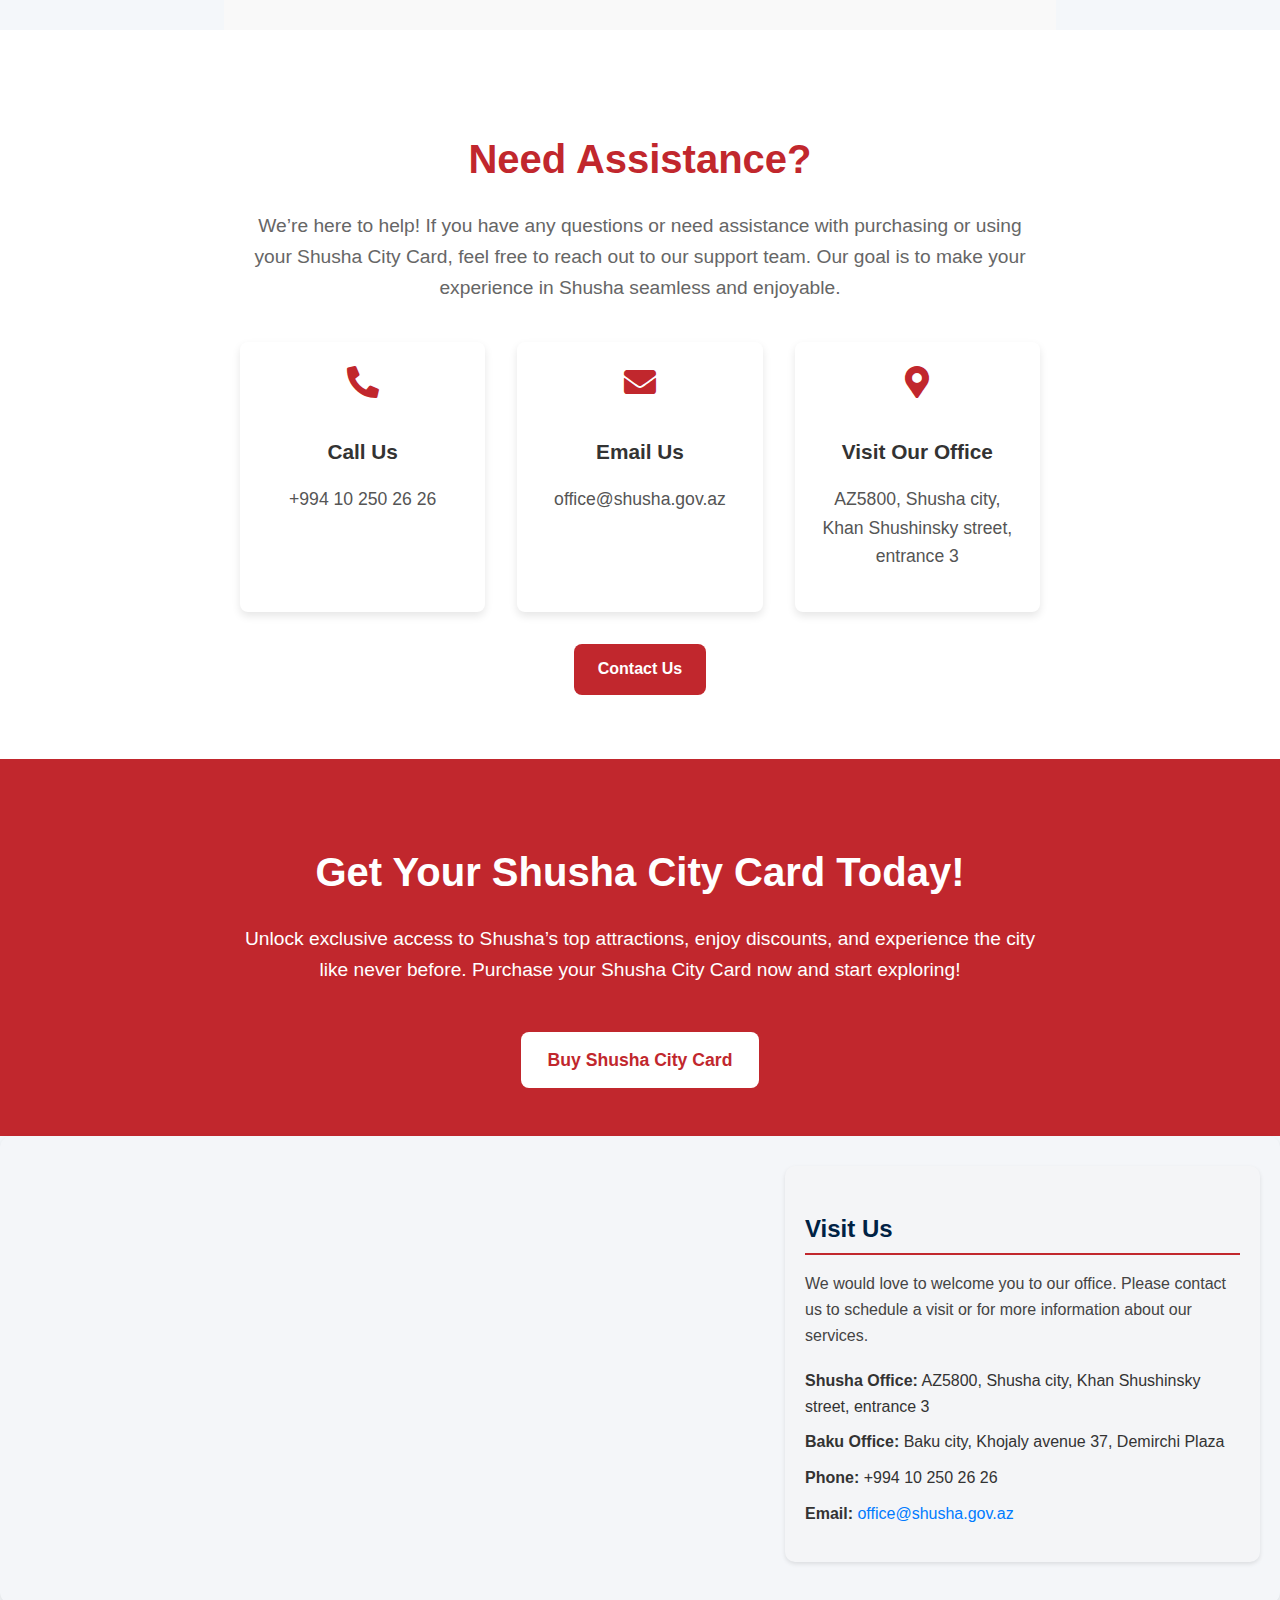
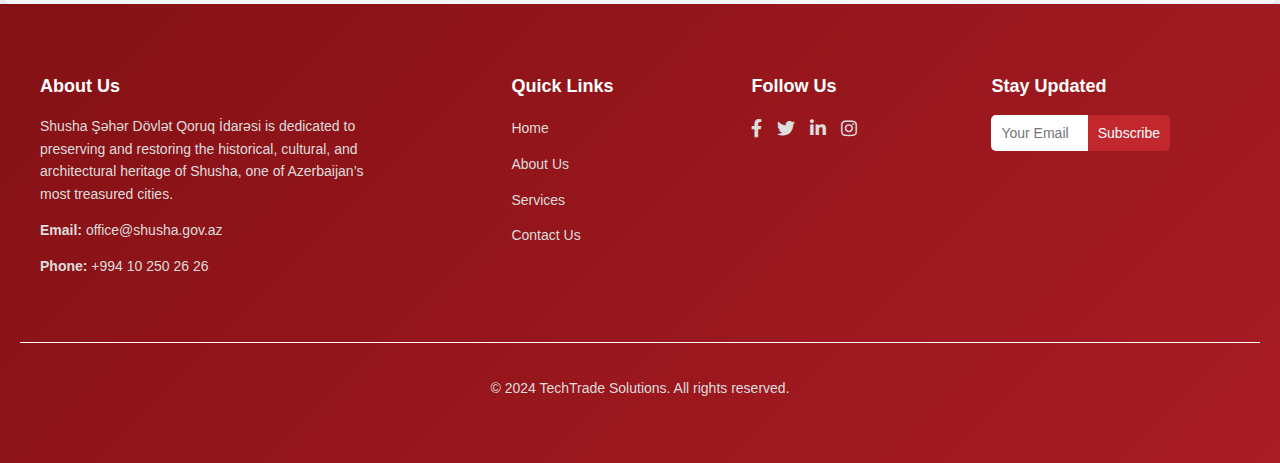
<file: card.html>
<!DOCTYPE html>
<html lang="en">
<head>
    <link rel="stylesheet" href="https://cdnjs.cloudflare.com/ajax/libs/font-awesome/5.15.4/css/all.min.css">
    <meta charset="UTF-8">
    <meta name="viewport" content="width=device-width, initial-scale=1.0">
    <title>Shushacard - Get Shushacard</title>
    <link rel="stylesheet" href="css/card.css">
    <!-- Swiper CSS -->
    <link rel="stylesheet" href="https://cdn.jsdelivr.net/npm/swiper@9/swiper-bundle.min.css" />
    <!-- Swiper JS -->
    <script src="https://cdn.jsdelivr.net/npm/swiper@9/swiper-bundle.min.js"></script>
</head>
<body>
    <!-- Header Section -->
    <header>
        <div class="logo">
            <a href="index.html">
                <img src="images/logo.png" alt="Shusha City Card Logo">
            </a>        
        </div>
        <nav>
            <ul>
                <li><a href="index.html" class="nav-link">Home</a></li>
                <li><a href="about.html" class="nav-link">About</a></li>
                <li><a href="card.html" class="nav-link active">Get Shusha Card</a></li>
                <li><a href="passes.html" class="nav-link">City Passes</a></li>
                <li><a href="booking.html" class="nav-link">Hotel Booking</a></li>
                <li><a href="app.html" class="nav-link">Mobile App</a></li>
                <li><a href="contact.html" class="nav-link">Contact</a></li>
            </ul>
        </nav>
        <div class="login-buttons">
            <a href="#" class="login-button resident-login"><i class="fas fa-user"></i> Resident Login</a>
            <a href="#" class="login-button tourist-login"><i class="fas fa-globe"></i> Tourist Login</a>
        </div>
    </header>          
    

    <!-- Hero Section -->
    <section class="hero">
        <div class="overlay"></div>
        <div class="hero-content">
            <div class="text-content">
                <h1>Unlock the Best of Shusha with Your Shusha City Card!</h1>
                <p>Enjoy exclusive access to top attractions, special discounts, and seamless convenience across the city.</p>
                <a href="#get-card" class="cta-button">Get Your Shusha Card Now</a>
            </div>
            <div class="hero-card-image">
                <img src="images/shusha-card.png" alt="Shusha City Card">
            </div>
        </div>
    </section>
    

    <!-- Why Get Card Section -->
    <section class="why-get-card">
        <h2>Why Get the Shusha City Card?</h2>
        <p class="intro-text">The Shusha City Card provides a wealth of benefits to enhance your experience in Shusha. Enjoy exclusive access, savings, and more with this all-in-one card.</p>
        
        <div class="benefits-grid">
            <!-- Benefit 1: Convenient Access -->
            <div class="benefit">
                <div class="icon">
                    <i class="fas fa-unlock-alt"></i>
                </div>
                <h3>Convenient Access</h3>
                <p>Gain seamless entry to top attractions, transportation, and public facilities with a single card, saving you time and effort during your visit.</p>
            </div>
            
            <!-- Benefit 2: Exclusive Discounts -->
            <div class="benefit">
                <div class="icon">
                    <i class="fas fa-tags"></i>
                </div>
                <h3>Exclusive Discounts</h3>
                <p>Enjoy discounts at a variety of local businesses, including restaurants, shops, and cultural sites, making your experience more affordable.</p>
            </div>
            
            <!-- Benefit 3: Contactless Payment -->
            <div class="benefit">
                <div class="icon">
                    <i class="fas fa-credit-card"></i>
                </div>
                <h3>Contactless Payment</h3>
                <p>Make secure, contactless payments at participating locations throughout Shusha, enhancing convenience and safety.</p>
            </div>
            
            <!-- Benefit 4: Support Local Heritage -->
            <div class="benefit">
                <div class="icon">
                    <i class="fas fa-landmark"></i>
                </div>
                <h3>Support Local Heritage</h3>
                <p>Your card purchase contributes to the preservation of Shusha's cultural sites, helping to protect the city’s heritage for future generations.</p>
            </div>
        </div>
    </section>
    

    <!-- How To Get Card Section -->
    <section class="how-to-get-card">
        <h2>How to Get Your Shusha City Card</h2>
        <p class="intro-text">Choose the most convenient way to get your Shusha City Card and start enjoying exclusive access and benefits today!</p>
        
        <div class="purchase-options">
            <!-- Option 1: Buy Online -->
            <div class="option online">
                <div class="icon">
                    <i class="fas fa-shopping-cart"></i>
                </div>
                <h3>Option 1: Buy Online</h3>
                <ol>
                    <li><strong>Register an Account:</strong> Sign up on our website with basic details to create your account.</li>
                    <li><strong>Choose Your Plan:</strong> Select the plan that best fits your needs – Basic, Standard, or Premium.</li>
                    <li><strong>Upload Documents:</strong> Provide necessary documents like a valid ID to verify your identity.</li>
                    <li><strong>Make Payment:</strong> Complete payment securely online and receive a confirmation.</li>
                    <li><strong>Receive Your Card:</strong> Your card will be mailed to you or available for pickup at our office.</li>
                </ol>
                <a href="online-purchase-link" class="cta-button">Buy Online Now</a>
            </div>
            
            <!-- Option 2: Purchase at a Kiosk -->
            <div class="option kiosk">
                <div class="icon">
                    <i class="fas fa-map-marker-alt"></i>
                </div>
                <h3>Option 2: Purchase at a Kiosk</h3>
                <ol>
                    <li><strong>Locate a Kiosk:</strong> Find a Shusha City Card kiosk at popular attractions and transportation hubs.</li>
                    <li><strong>Select “Buy Card”:</strong> Follow the instructions on the screen to start your purchase.</li>
                    <li><strong>Choose Your Plan:</strong> Pick the plan that suits your visit – Basic, Standard, or Premium.</li>
                    <li><strong>Insert Payment:</strong> Pay using cash or card. A confirmation message will appear once completed.</li>
                    <li><strong>Collect Your Card:</strong> The kiosk will dispense your Shusha City Card, ready for use.</li>
                </ol>
                <a href="kiosk-locations-link" class="cta-button">Find a Kiosk</a>
            </div>
        </div>
    </section>
        
    
    <!-- FAQ Section -->
    <section class="faq">
        <h2>Frequently Asked Questions</h2>

        <!-- FAQ Items with Accordion Effect -->
        <div class="faq-item">
            <button class="faq-question">What is the Shusha City Card?</button>
            <div class="faq-answer">
                <p>The Shusha City Card is a multifunctional pass that provides access to cultural sites, discounts at partner locations, and convenient payment options throughout the city.</p>
            </div>
        </div>
        <div class="faq-item">
            <button class="faq-question">How do I get the Shusha City Card?</button>
            <div class="faq-answer">
                <p>You can get the Shusha City Card online through our website or in person at designated locations in Shusha. Visit our "How to Get the Card" page for more details.</p>
            </div>
        </div>
        <div class="faq-item">
            <button class="faq-question">What benefits does the Shusha City Card offer?</button>
            <div class="faq-answer">
                <p>Cardholders enjoy exclusive discounts at local attractions, restaurants, shops, and access to special offers at various city locations.</p>
            </div>
        </div>
        <div class="faq-item">
            <button class="faq-question">Is the Shusha City Card available for tourists and residents?</button>
            <div class="faq-answer">
                <p>Yes, the card is available for both tourists and residents. Each card type offers tailored benefits to enhance your Shusha experience.</p>
            </div>
        </div>
        <div class="faq-item">
            <button class="faq-question">How can I renew or top up my card?</button>
            <div class="faq-answer">
                <p>You can easily renew or top up your card through our mobile app or at designated kiosks throughout the city.</p>
            </div>
        </div>

        <div class="faq-contact">
            <p>Have more questions? We're here to help!</p>
            <a href="contact.html" class="contact-us-button">Contact Us</a>
        </div>
    </section>


    <!-- Need Assistance Section -->
    <section class="need-assistance">
        <div class="assistance-content">
            <h2>Need Assistance?</h2>
            <p class="assistance-text">We’re here to help! If you have any questions or need assistance with purchasing or using your Shusha City Card, feel free to reach out to our support team. Our goal is to make your experience in Shusha seamless and enjoyable.</p>
            
            <div class="contact-info">
                <div class="contact-method">
                    <i class="fas fa-phone-alt"></i>
                    <h3>Call Us</h3>
                    <p>+994 10 250 26 26</p>
                </div>
                
                <div class="contact-method">
                    <i class="fas fa-envelope"></i>
                    <h3>Email Us</h3>
                    <p>office@shusha.gov.az</p>
                </div>
                
                <div class="contact-method">
                    <i class="fas fa-map-marker-alt"></i>
                    <h3>Visit Our Office</h3>
                    <p>AZ5800, Shusha city, Khan Shushinsky street, entrance 3</p>
                </div>
            </div>
            
            <a href="contact.html" class="contact-button">Contact Us</a>
        </div>
    </section>

    <!-- CTA Section -->
    <section class="cta-purchase">
        <div class="cta-content">
            <h2>Get Your Shusha City Card Today!</h2>
            <p class="cta-text">Unlock exclusive access to Shusha’s top attractions, enjoy discounts, and experience the city like never before. Purchase your Shusha City Card now and start exploring!</p>
            <a href="purchase-page-link" class="cta-button">Buy Shusha City Card</a>
        </div>
    </section>





<!-- New Location Section with Map -->
<section class="location-section">
    <div class="location-wrapper">
        <div class="map-container">
            <!-- Replace the src with your actual Google Maps embed link -->
            <iframe 
                src="https://www.google.com/maps/embed?pb=!1m18!1m12!1m3!1d1267.8404455625898!2d46.750464461638664!3d39.762965582169684!2m3!1f0!2f0!3f0!3m2!1i1024!2i768!4f13.1!3m3!1m2!1s0x403e7b0a660aae3b%3A0x578e51dd0cd7a6a7!2zxZ51xZ9hIFJheW9uIMSwY3JhIEhha2ltaXl5yZl0aQ!5e0!3m2!1sen!2saz!4v1731141421286!5m2!1sen!2saz" 
                width="100%" 
                height="400" 
                style="border:0;" 
                allowfullscreen="" 
                loading="lazy">
            </iframe>               
        </div>
        <div class="contact-details">
            <h3 data-translate="Visit Us">Visit Us</h3>
            <p data-translate="We would love to welcome you to our office. Please contact us to schedule a visit or for more information about our services.">We would love to welcome you to our office. Please contact us to schedule a visit or for more information about our services.</p>
            <ul>
                <li><strong data-translate="Address:">Shusha Office:</strong> AZ5800, Shusha city, Khan Shushinsky street, entrance 3</li>
                <li><strong data-translate="Address:">Baku Office:</strong> Baku city, Khojaly avenue 37, Demirchi Plaza</li>
                <li><strong data-translate="Phone:">Phone:</strong> +994 10 250 26 26</li>
                <li><strong data-translate="Email:">Email:</strong> <a href="mailto:office@shusha.gov.az">office@shusha.gov.az</a></li>
            </ul>
        </div>
    </div>
</section>

<footer class="footer">
    <div class="footer-container">
        <!-- Company Info -->
        <div class="footer-column footer-about">
            <h3 data-translate="About Us">About Us</h3>
            <p data-translate="Shusha Şəhər Dövlət Qoruq İdarəsi is dedicated to preserving and restoring the historical, cultural, and architectural heritage of Shusha, one of Azerbaijan’s most treasured cities.">Shusha Şəhər Dövlət Qoruq İdarəsi is dedicated to preserving and restoring the historical, cultural, and architectural heritage of Shusha, one of Azerbaijan’s most treasured cities.</p>
            <p><strong data-translate="Email:">Email:</strong> <a href="mailto:office@shusha.gov.az">office@shusha.gov.az</a></p>
            <p><strong data-translate="Phone:">Phone:</strong> <a href="tel:+994 10 250 26 26">+994 10 250 26 26</a></p>
        </div>

        <!-- Quick Links -->
        <div class="footer-column footer-links">
            <h3 data-translate="Quick Links">Quick Links</h3>
            <ul>
                <li><a href="index.html" data-translate="Home">Home</a></li>
                <li><a href="about.html" data-translate="About Us">About Us</a></li>
                <li><a href="services.html" data-translate="Services">Services</a></li>
                <li><a href="contact.html" data-translate="Contact Us">Contact Us</a></li>
            </ul>
        </div>

        <!-- Social Media Links -->
        <div class="footer-column footer-social">
            <h3 data-translate="Follow Us">Follow Us</h3>
            <div class="social-icons">
                <a href="#"><i class="fab fa-facebook-f"></i></a>
                <a href="#"><i class="fab fa-twitter"></i></a>
                <a href="#"><i class="fab fa-linkedin-in"></i></a>
                <a href="#"><i class="fab fa-instagram"></i></a>
            </div>
        </div>

        <!-- Newsletter -->
        <div class="footer-column footer-newsletter">
            <h3 data-translate="Stay Updated">Stay Updated</h3>
            <form class="newsletter-form">
                <input type="email" placeholder="Your Email" required data-translate="Your Email">
                <button type="submit" data-translate="Subscribe">Subscribe</button>
            </form>
        </div>
    </div>

    <!-- Footer Bottom -->
    <div class="footer-bottom">
        <p data-translate="© 2024 TechTrade Solutions. All rights reserved.">© 2024 TechTrade Solutions. All rights reserved.</p>
    </div>
</footer>





<!-- FAQ Script -->
<script>
    // FAQ Accordion Functionality
    document.querySelectorAll('.faq-question').forEach(button => {
        button.addEventListener('click', () => {
            const faqItem = button.parentElement;
            faqItem.classList.toggle('open');
            button.classList.toggle('active');
        });
    });
</script>


<!-- Page Change Script -->
<script>
    document.addEventListener("DOMContentLoaded", function() {
        // Get the current page URL path
        const currentPath = window.location.pathname;
    
        // Select all nav links
        const navLinks = document.querySelectorAll(".nav-link");
    
        // Loop through each link to match the current path
        navLinks.forEach(link => {
            if (link.getAttribute("href") === currentPath) {
                link.classList.add("active");
            }
        });
    });
    </script>
    
</body>
</html>
</file>
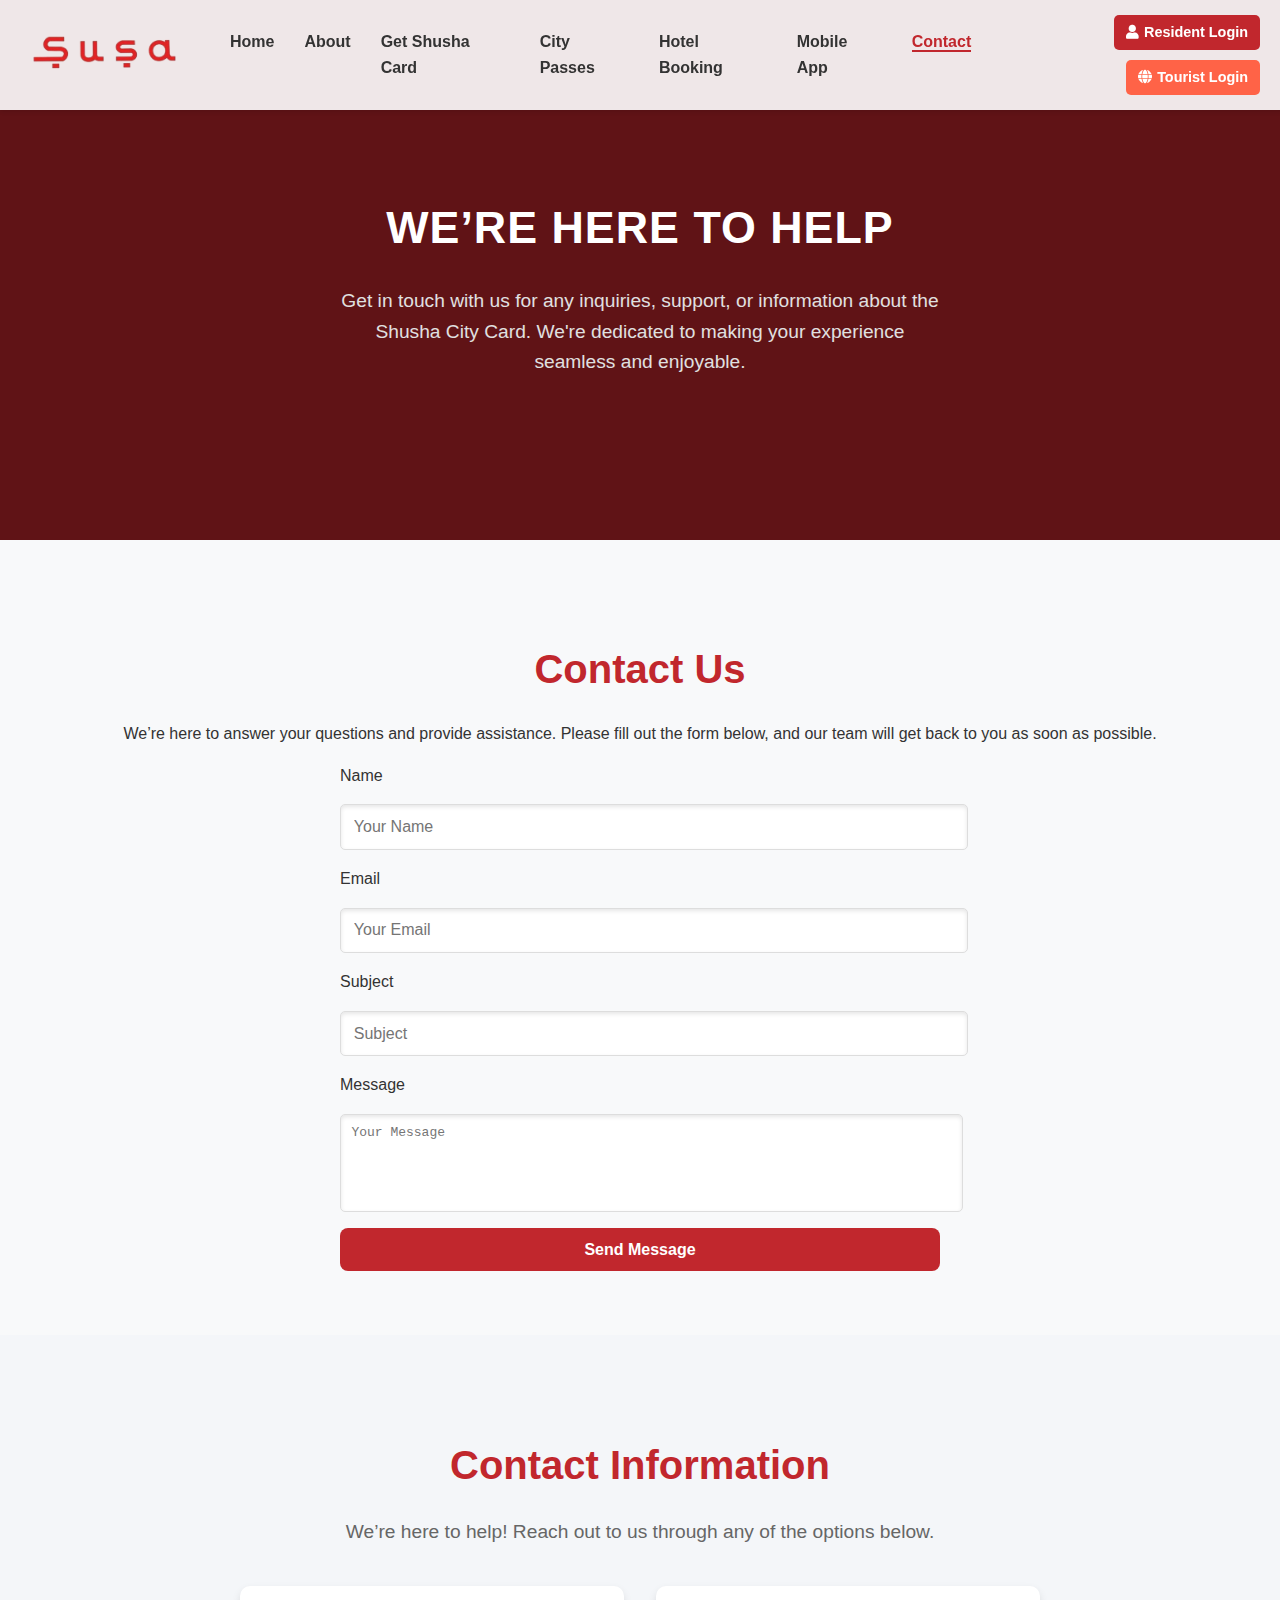
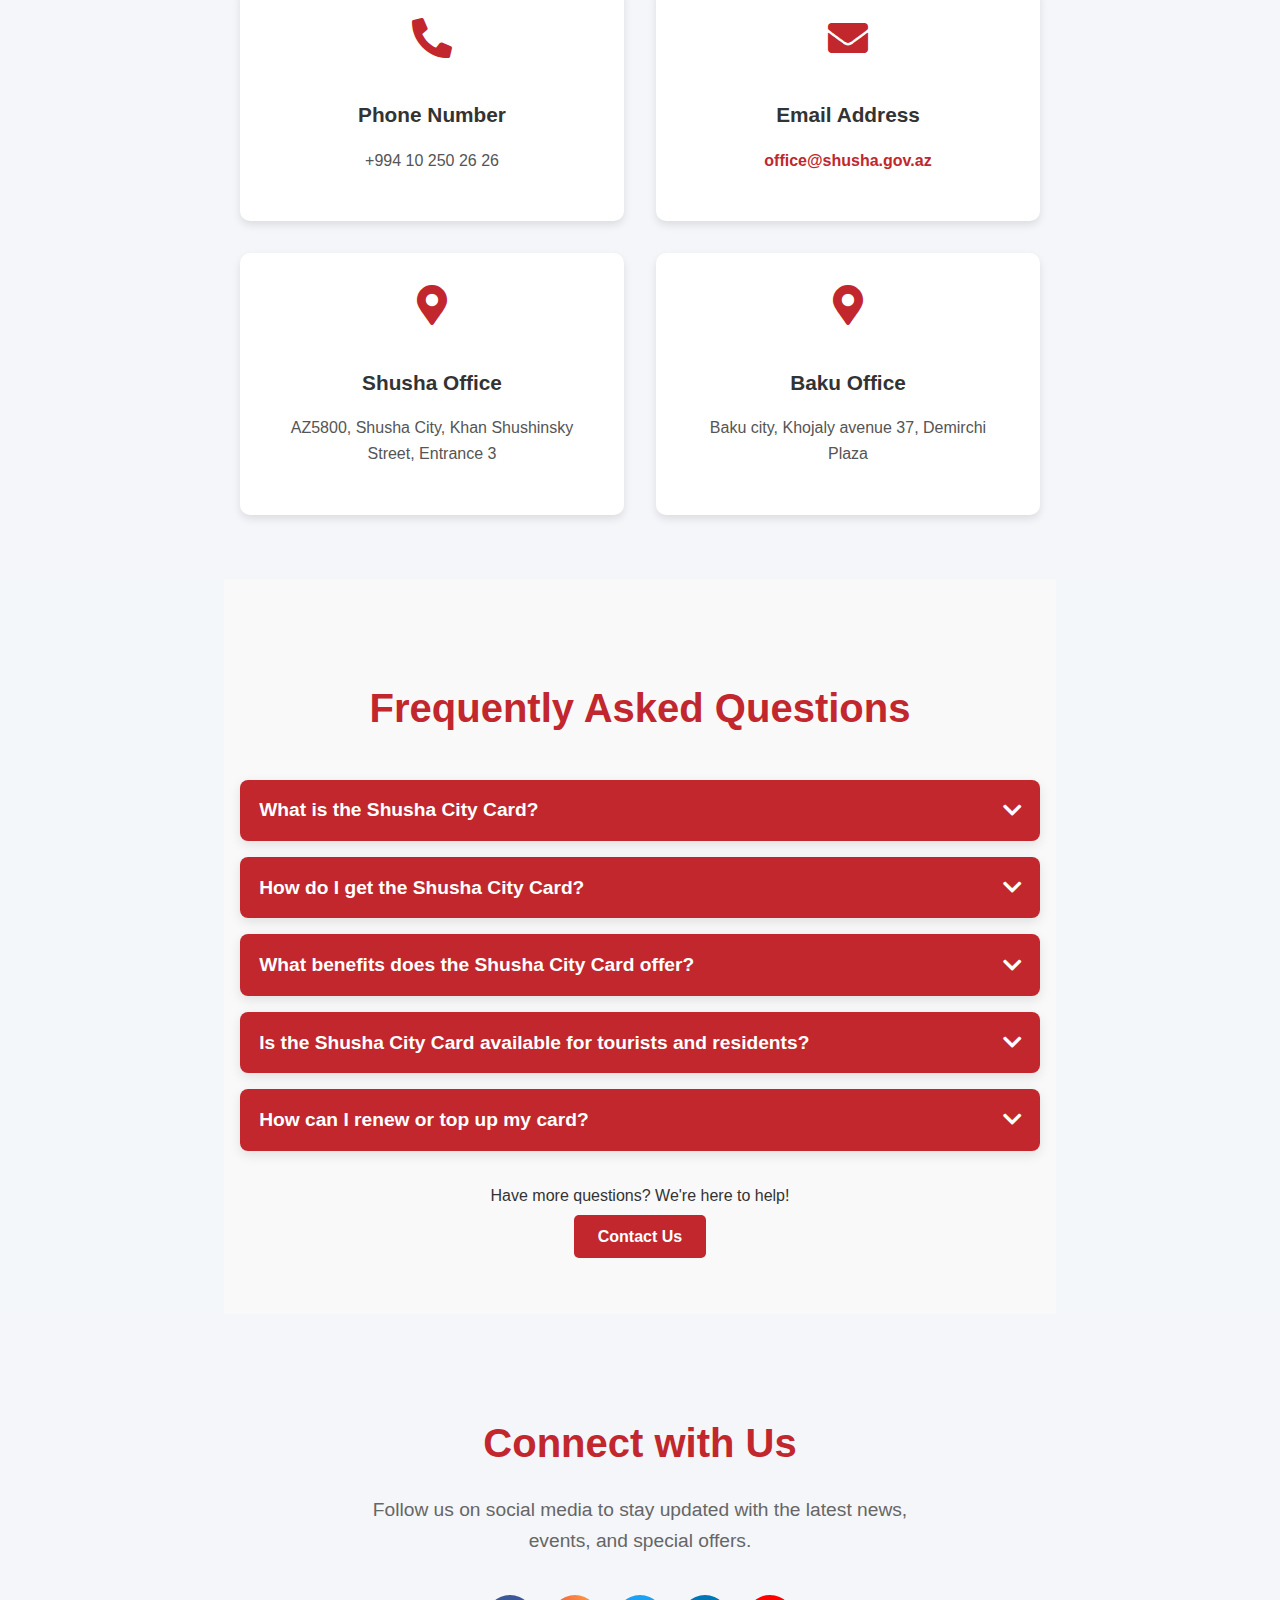
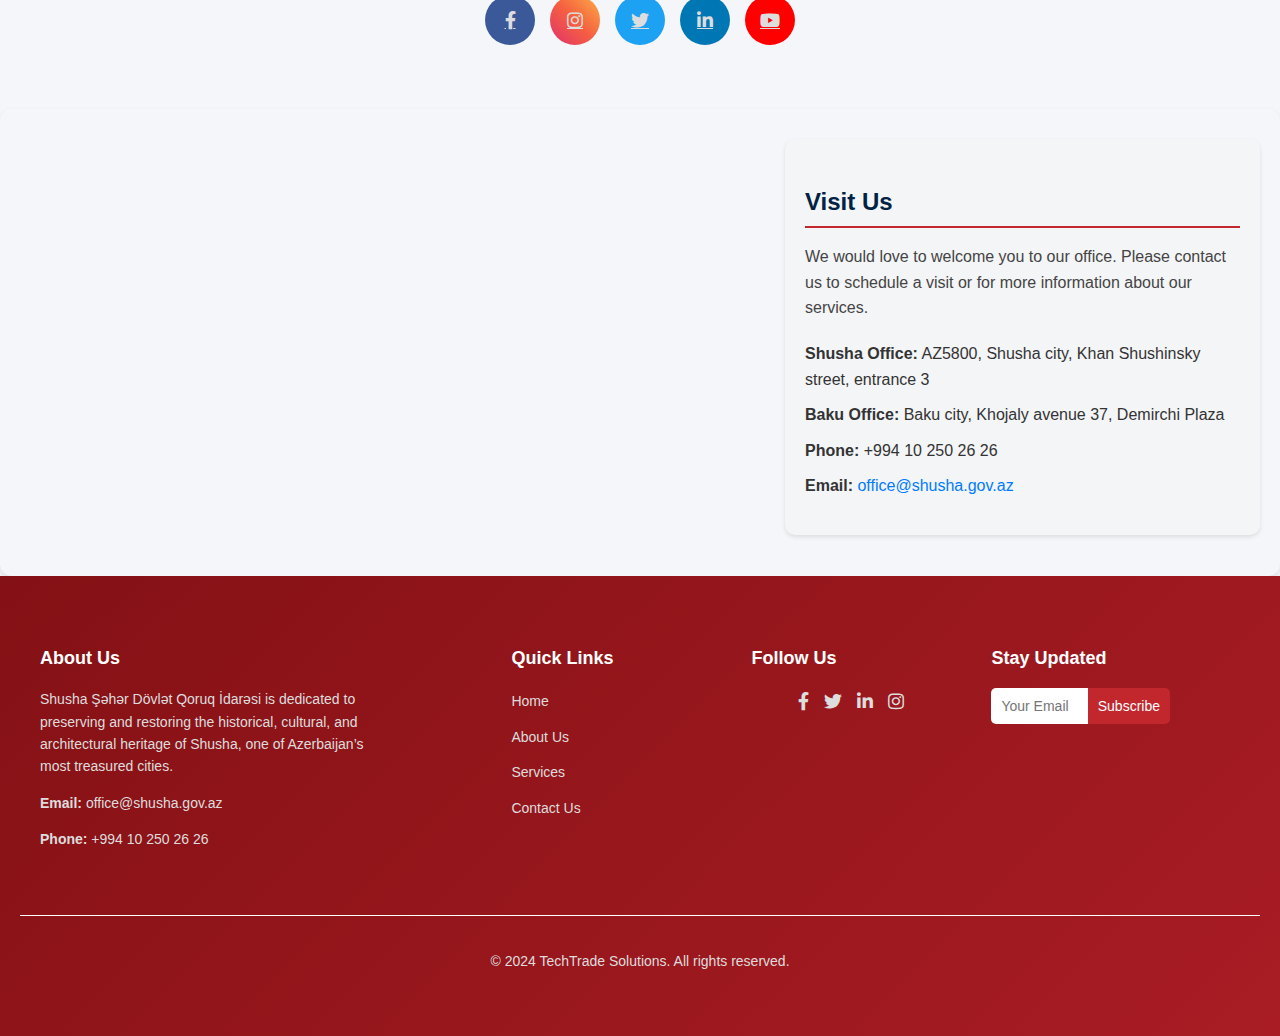
<file: contact.html>
<!DOCTYPE html>
<html lang="en">
<head>
    <link rel="stylesheet" href="https://cdnjs.cloudflare.com/ajax/libs/font-awesome/5.15.4/css/all.min.css">
    <meta charset="UTF-8">
    <meta name="viewport" content="width=device-width, initial-scale=1.0">
    <title>Shushacard - Contact</title>
    <link rel="stylesheet" href="css/contact.css">
    <!-- Swiper CSS -->
    <link rel="stylesheet" href="https://cdn.jsdelivr.net/npm/swiper@9/swiper-bundle.min.css" />
    <!-- Swiper JS -->
    <script src="https://cdn.jsdelivr.net/npm/swiper@9/swiper-bundle.min.js"></script>
</head>
<body>
    <!-- Header Section -->
    <header>
        <div class="logo">
            <a href="index.html">
                <img src="images/logo.png" alt="Shusha City Card Logo">
            </a>        
        </div>
        <nav>
            <ul>
                <li><a href="index.html" class="nav-link">Home</a></li>
                <li><a href="about.html" class="nav-link">About</a></li>
                <li><a href="card.html" class="nav-link">Get Shusha Card</a></li>
                <li><a href="passes.html" class="nav-link">City Passes</a></li>
                <li><a href="booking.html" class="nav-link">Hotel Booking</a></li>
                <li><a href="app.html" class="nav-link">Mobile App</a></li>
                <li><a href="contact.html" class="nav-link active">Contact</a></li>
            </ul>
        </nav>
        <div class="login-buttons">
            <a href="#" class="login-button resident-login"><i class="fas fa-user"></i> Resident Login</a>
            <a href="#" class="login-button tourist-login"><i class="fas fa-globe"></i> Tourist Login</a>
        </div>
    </header>          
    

    <!-- Hero Section -->
    <section class="contact-hero">
        <div class="hero-overlay"></div>
        <div class="hero-content">
            <h1>We’re Here to Help</h1>
            <p>Get in touch with us for any inquiries, support, or information about the Shusha City Card. We're dedicated to making your experience seamless and enjoyable.</p>
        </div>
    </section>
    

    <!-- Contact Form Section -->
    <section class="contact-form-section">
        <h2>Contact Us</h2>
        <p class="form-intro">We’re here to answer your questions and provide assistance. Please fill out the form below, and our team will get back to you as soon as possible.</p>
        
        <form class="contact-form" id="contactForm">
            <label for="name">Name</label>
            <input type="text" id="name" name="name" required placeholder="Your Name">
    
            <label for="email">Email</label>
            <input type="email" id="email" name="email" required placeholder="Your Email">
    
            <label for="subject">Subject</label>
            <input type="text" id="subject" name="subject" required placeholder="Subject">
    
            <label for="message">Message</label>
            <textarea id="message" name="message" rows="5" required placeholder="Your Message"></textarea>
    
            <button type="submit" class="submit-button">Send Message</button>
    
            <!-- Confirmation message -->
            <p class="confirmation-message" id="confirmationMessage" style="display: none;">
                Thank you for reaching out! We will get back to you shortly.
            </p>
        </form>
    </section>
    

    <!-- Contact Info Section -->
    <section class="contact-info-section">
        <h2>Contact Information</h2>
        <p class="intro-text">We’re here to help! Reach out to us through any of the options below.</p>
        
        <div class="contact-info-grid">
            <!-- Phone Number -->
            <div class="contact-info-item">
                <i class="fas fa-phone-alt"></i>
                <h3>Phone Number</h3>
                <p>+994 10 250 26 26</p>
            </div>
    
            <!-- Email Address -->
            <div class="contact-info-item">
                <i class="fas fa-envelope"></i>
                <h3>Email Address</h3>
                <p><a href="mailto:office@shusha.gov.az">office@shusha.gov.az</a></p>
            </div>
    
            <!-- Shusha Office-->
            <div class="contact-info-item">
                <i class="fas fa-map-marker-alt"></i>
                <h3>Shusha Office</h3>
                <p>AZ5800, Shusha City, Khan Shushinsky Street, Entrance 3</p>
            </div>
            <!-- Baku Office -->
            <div class="contact-info-item">
                <i class="fas fa-map-marker-alt"></i>
                <h3>Baku Office</h3>
                <p>Baku city, Khojaly avenue 37, Demirchi Plaza</p>
            </div>
        </div>
    </section>
   
    
    <!-- FAQ Section -->
    <section class="faq">
        <h2>Frequently Asked Questions</h2>

        <!-- FAQ Items with Accordion Effect -->
        <div class="faq-item">
            <button class="faq-question">What is the Shusha City Card?</button>
            <div class="faq-answer">
                <p>The Shusha City Card is a multifunctional pass that provides access to cultural sites, discounts at partner locations, and convenient payment options throughout the city.</p>
            </div>
        </div>
        <div class="faq-item">
            <button class="faq-question">How do I get the Shusha City Card?</button>
            <div class="faq-answer">
                <p>You can get the Shusha City Card online through our website or in person at designated locations in Shusha. Visit our "How to Get the Card" page for more details.</p>
            </div>
        </div>
        <div class="faq-item">
            <button class="faq-question">What benefits does the Shusha City Card offer?</button>
            <div class="faq-answer">
                <p>Cardholders enjoy exclusive discounts at local attractions, restaurants, shops, and access to special offers at various city locations.</p>
            </div>
        </div>
        <div class="faq-item">
            <button class="faq-question">Is the Shusha City Card available for tourists and residents?</button>
            <div class="faq-answer">
                <p>Yes, the card is available for both tourists and residents. Each card type offers tailored benefits to enhance your Shusha experience.</p>
            </div>
        </div>
        <div class="faq-item">
            <button class="faq-question">How can I renew or top up my card?</button>
            <div class="faq-answer">
                <p>You can easily renew or top up your card through our mobile app or at designated kiosks throughout the city.</p>
            </div>
        </div>

        <div class="faq-contact">
            <p>Have more questions? We're here to help!</p>
            <a href="contact.html" class="contact-us-button">Contact Us</a>
        </div>
    </section>


    <!-- Social Media Section -->
    <section class="social-media-section">
        <h2>Connect with Us</h2>
        <p class="intro-text">Follow us on social media to stay updated with the latest news, events, and special offers.</p>
        
        <div class="social-icons">
            <a href="https://facebook.com" target="_blank" class="social-icon facebook" aria-label="Facebook">
                <i class="fab fa-facebook-f"></i>
            </a>
            <a href="https://instagram.com" target="_blank" class="social-icon instagram" aria-label="Instagram">
                <i class="fab fa-instagram"></i>
            </a>
            <a href="https://twitter.com" target="_blank" class="social-icon twitter" aria-label="Twitter">
                <i class="fab fa-twitter"></i>
            </a>
            <a href="https://linkedin.com" target="_blank" class="social-icon linkedin" aria-label="LinkedIn">
                <i class="fab fa-linkedin-in"></i>
            </a>
            <a href="https://youtube.com" target="_blank" class="social-icon youtube" aria-label="YouTube">
                <i class="fab fa-youtube"></i>
            </a>
        </div>
    </section>





<!-- New Location Section with Map -->
<section class="location-section">
    <div class="location-wrapper">
        <div class="map-container">
            <!-- Replace the src with your actual Google Maps embed link -->
            <iframe 
                src="https://www.google.com/maps/embed?pb=!1m18!1m12!1m3!1d1267.8404455625898!2d46.750464461638664!3d39.762965582169684!2m3!1f0!2f0!3f0!3m2!1i1024!2i768!4f13.1!3m3!1m2!1s0x403e7b0a660aae3b%3A0x578e51dd0cd7a6a7!2zxZ51xZ9hIFJheW9uIMSwY3JhIEhha2ltaXl5yZl0aQ!5e0!3m2!1sen!2saz!4v1731141421286!5m2!1sen!2saz" 
                width="100%" 
                height="400" 
                style="border:0;" 
                allowfullscreen="" 
                loading="lazy">
            </iframe>               
        </div>
        <div class="contact-details">
            <h3 data-translate="Visit Us">Visit Us</h3>
            <p data-translate="We would love to welcome you to our office. Please contact us to schedule a visit or for more information about our services.">We would love to welcome you to our office. Please contact us to schedule a visit or for more information about our services.</p>
            <ul>
                <li><strong data-translate="Address:">Shusha Office:</strong> AZ5800, Shusha city, Khan Shushinsky street, entrance 3</li>
                <li><strong data-translate="Address:">Baku Office:</strong> Baku city, Khojaly avenue 37, Demirchi Plaza</li>
                <li><strong data-translate="Phone:">Phone:</strong> +994 10 250 26 26</li>
                <li><strong data-translate="Email:">Email:</strong> <a href="mailto:office@shusha.gov.az">office@shusha.gov.az</a></li>
            </ul>
        </div>
    </div>
</section>

<footer class="footer">
    <div class="footer-container">
        <!-- Company Info -->
        <div class="footer-column footer-about">
            <h3 data-translate="About Us">About Us</h3>
            <p data-translate="Shusha Şəhər Dövlət Qoruq İdarəsi is dedicated to preserving and restoring the historical, cultural, and architectural heritage of Shusha, one of Azerbaijan’s most treasured cities.">Shusha Şəhər Dövlət Qoruq İdarəsi is dedicated to preserving and restoring the historical, cultural, and architectural heritage of Shusha, one of Azerbaijan’s most treasured cities.</p>
            <p><strong data-translate="Email:">Email:</strong> <a href="mailto:office@shusha.gov.az">office@shusha.gov.az</a></p>
            <p><strong data-translate="Phone:">Phone:</strong> <a href="tel:+994 10 250 26 26">+994 10 250 26 26</a></p>
        </div>

        <!-- Quick Links -->
        <div class="footer-column footer-links">
            <h3 data-translate="Quick Links">Quick Links</h3>
            <ul>
                <li><a href="index.html" data-translate="Home">Home</a></li>
                <li><a href="about.html" data-translate="About Us">About Us</a></li>
                <li><a href="services.html" data-translate="Services">Services</a></li>
                <li><a href="contact.html" data-translate="Contact Us">Contact Us</a></li>
            </ul>
        </div>

        <!-- Social Media Links -->
        <div class="footer-column footer-social">
            <h3 data-translate="Follow Us">Follow Us</h3>
            <div class="social-icons">
                <a href="#"><i class="fab fa-facebook-f"></i></a>
                <a href="#"><i class="fab fa-twitter"></i></a>
                <a href="#"><i class="fab fa-linkedin-in"></i></a>
                <a href="#"><i class="fab fa-instagram"></i></a>
            </div>
        </div>

        <!-- Newsletter -->
        <div class="footer-column footer-newsletter">
            <h3 data-translate="Stay Updated">Stay Updated</h3>
            <form class="newsletter-form">
                <input type="email" placeholder="Your Email" required data-translate="Your Email">
                <button type="submit" data-translate="Subscribe">Subscribe</button>
            </form>
        </div>
    </div>

    <!-- Footer Bottom -->
    <div class="footer-bottom">
        <p data-translate="© 2024 TechTrade Solutions. All rights reserved.">© 2024 TechTrade Solutions. All rights reserved.</p>
    </div>
</footer>





<!-- FAQ Script -->
<script>
    document.querySelectorAll('.faq-question').forEach(button => {
        button.addEventListener('click', () => {
            const faqItem = button.parentElement;
            faqItem.classList.toggle('open');
            button.classList.toggle('active');
        });
    });
</script>


<!-- Contact Form Script -->
<script>
    document.getElementById('contact-form').addEventListener('submit', function(event) {
        event.preventDefault(); // Prevent the default form submission

        // Get the form data
        var formData = new FormData(this);

        // Send the form data using Fetch API
        fetch('your-server-endpoint', {
            method: 'POST',
            body: formData
        })
        .then(function(response) {
            if (response.ok) {
                // Display success message
                document.getElementById('form-messages').classList.remove('error');
                document.getElementById('form-messages').classList.add('success');
                document.getElementById('form-messages').textContent = 'Thank you! Your message has been sent.';
                document.getElementById('form-messages').style.display = 'block';
                // Reset the form
                document.getElementById('contact-form').reset();
            } else {
                // Display error message
                document.getElementById('form-messages').classList.remove('success');
                document.getElementById('form-messages').classList.add('error');
                document.getElementById('form-messages').textContent = 'Oops! Something went wrong. Please try again.';
                document.getElementById('form-messages').style.display = 'block';
            }
        })
        .catch(function(error) {
            // Display error message
            document.getElementById('form-messages').classList.remove('success');
            document.getElementById('form-messages').classList.add('error');
            document.getElementById('form-messages').textContent = 'Oops! There was a problem submitting your form.';
            document.getElementById('form-messages').style.display = 'block';
        });
    });
</script>


</body>
</html>
</file>
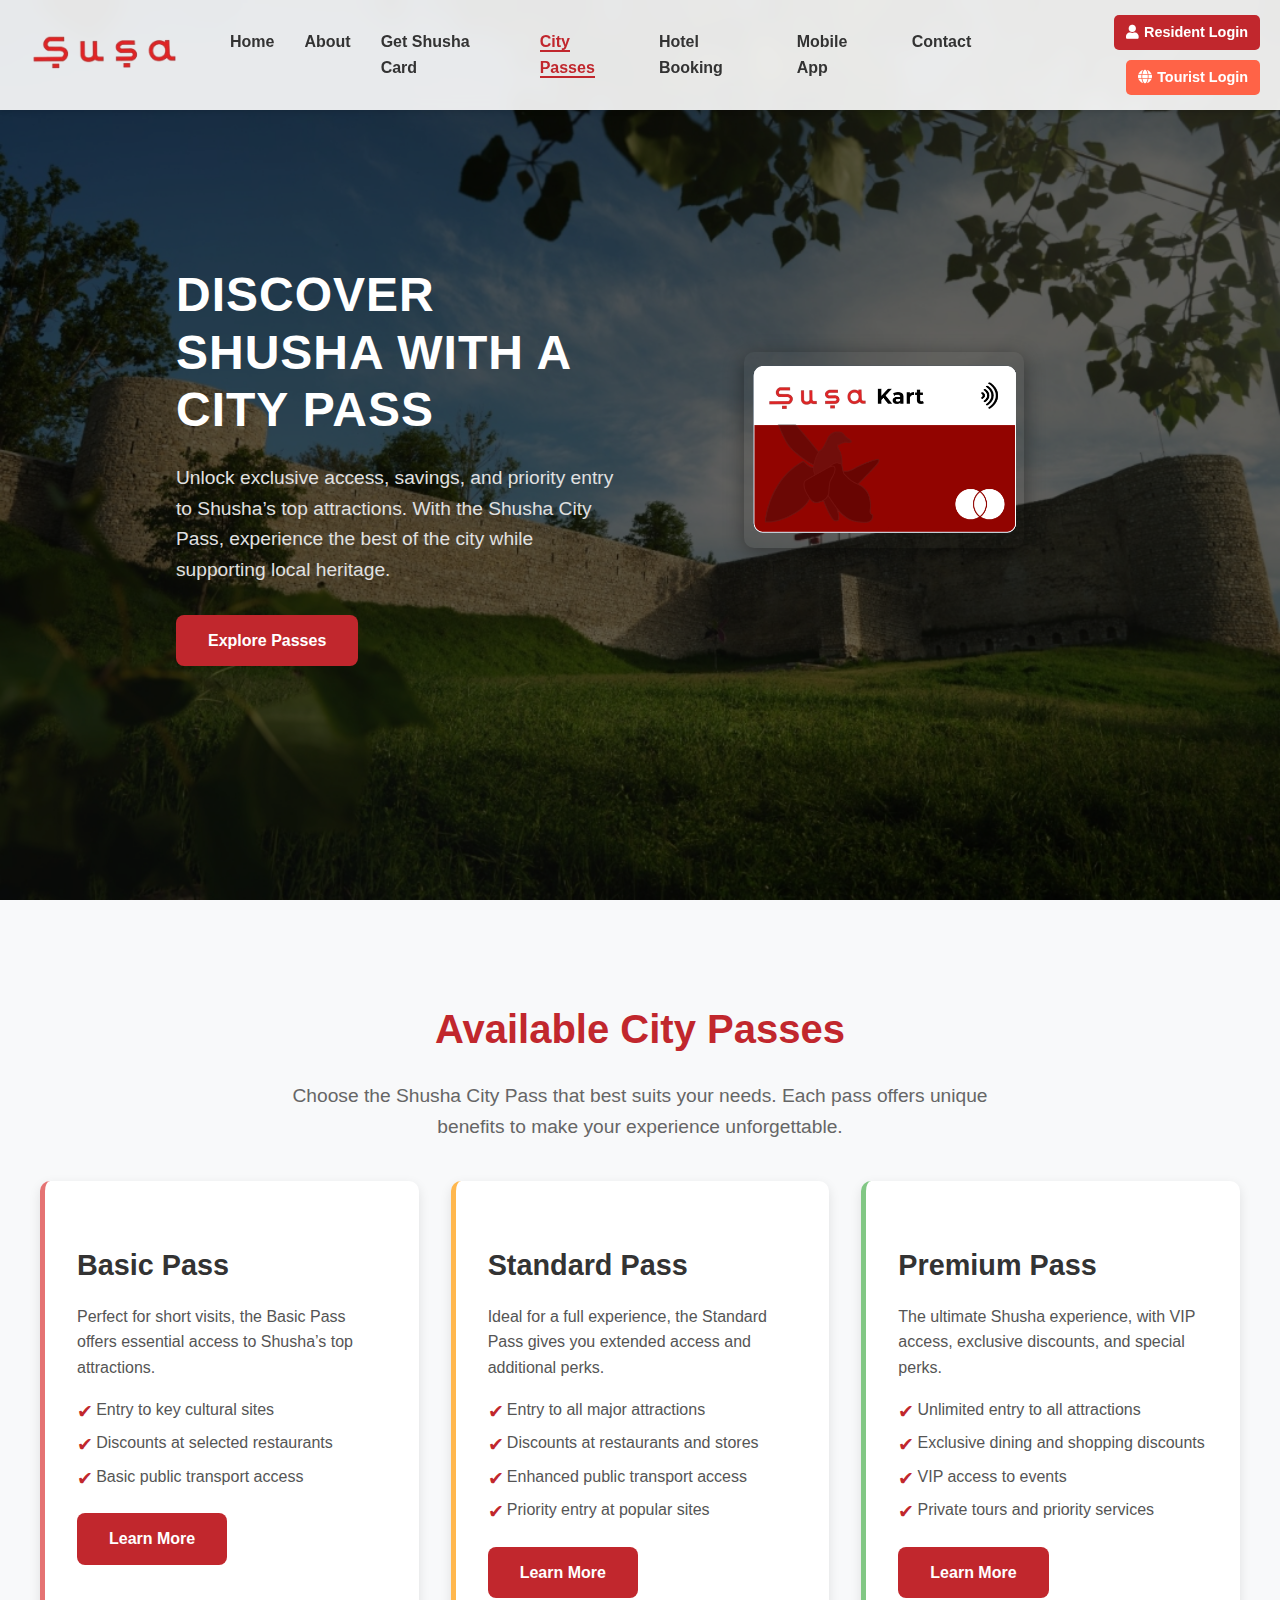
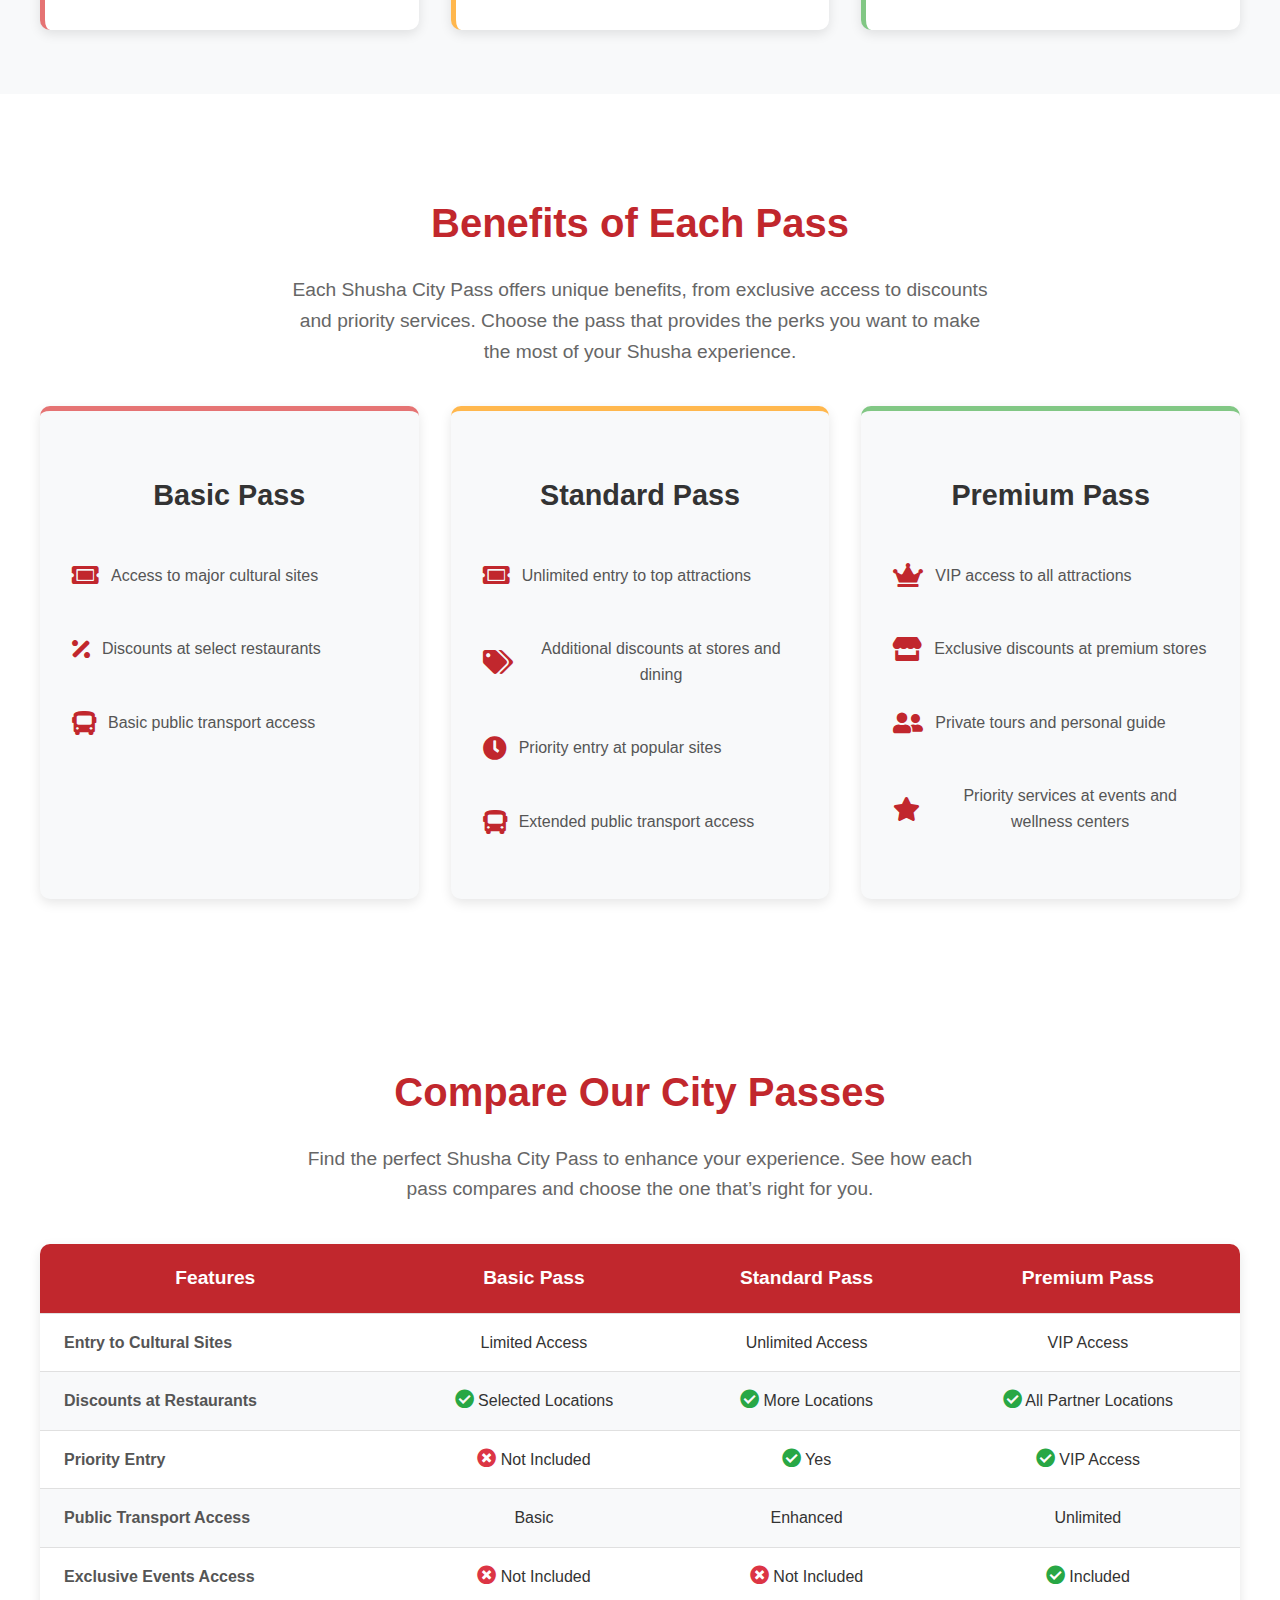
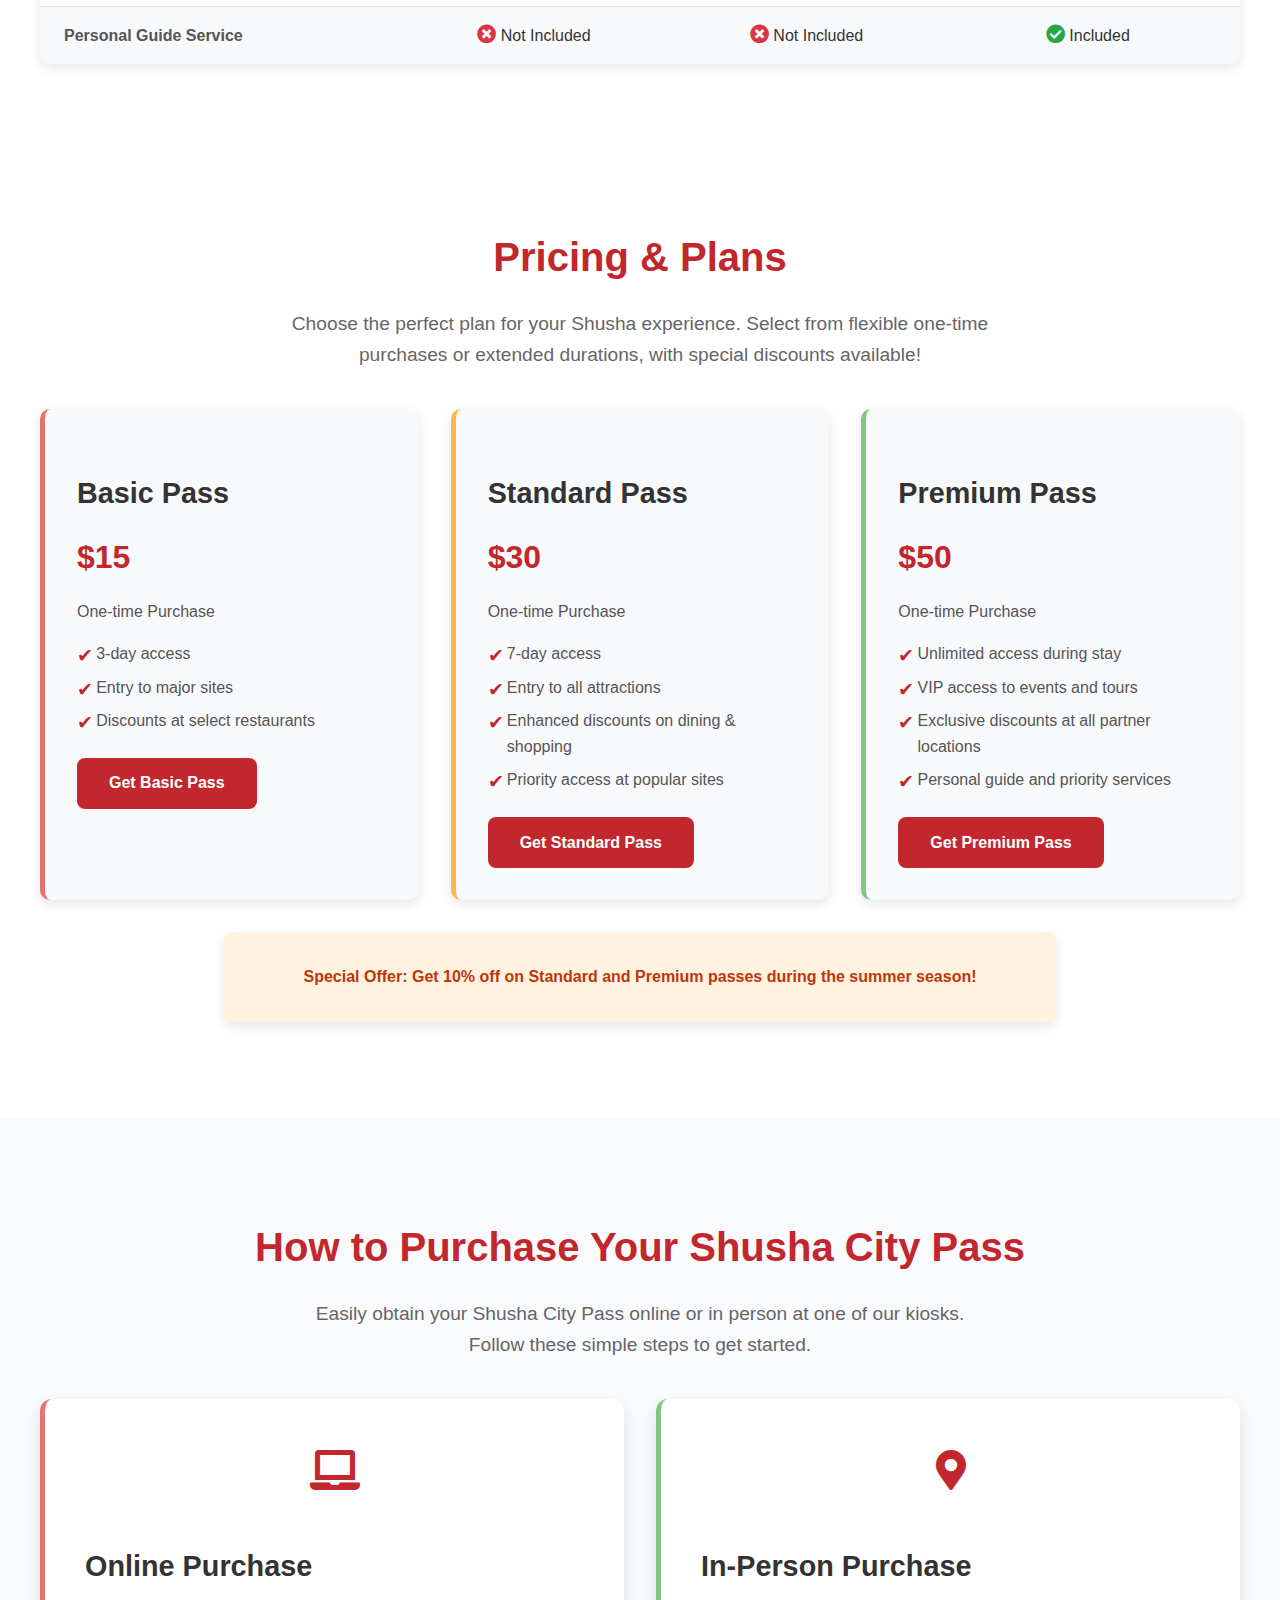
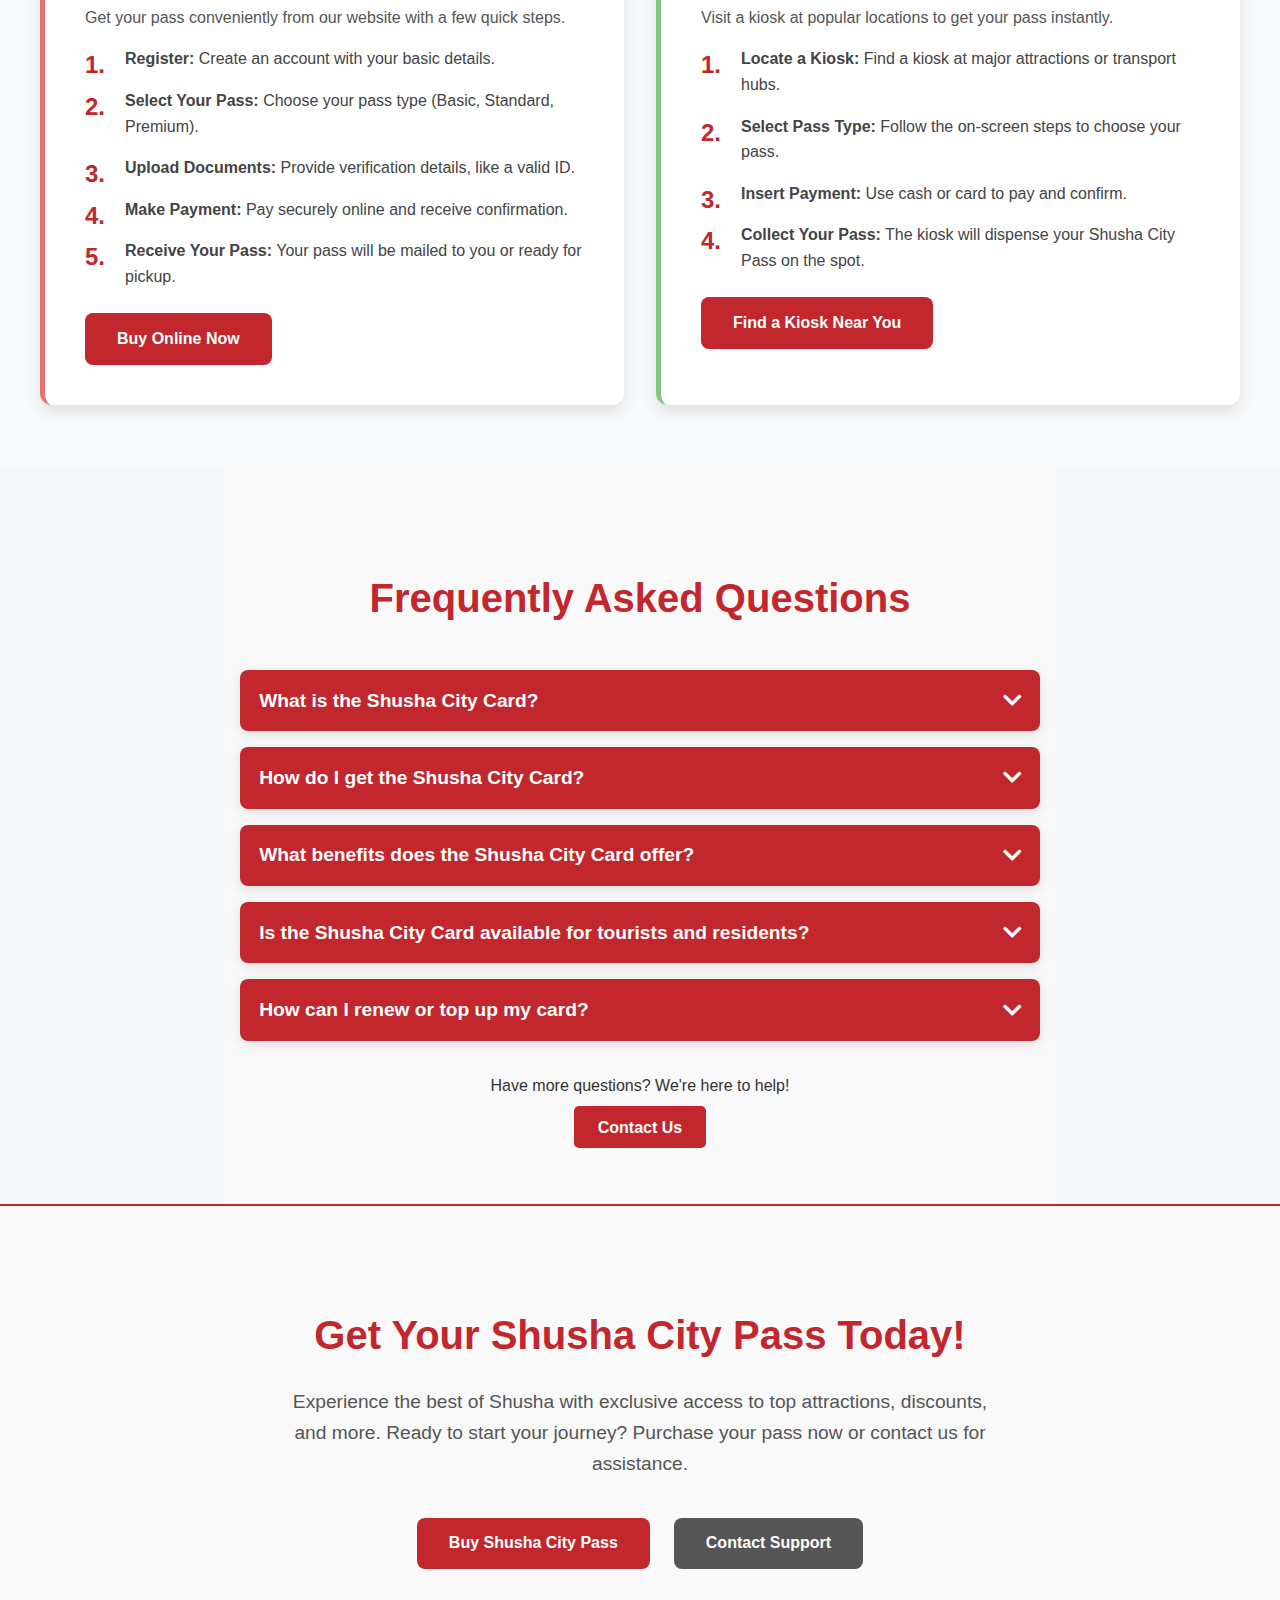
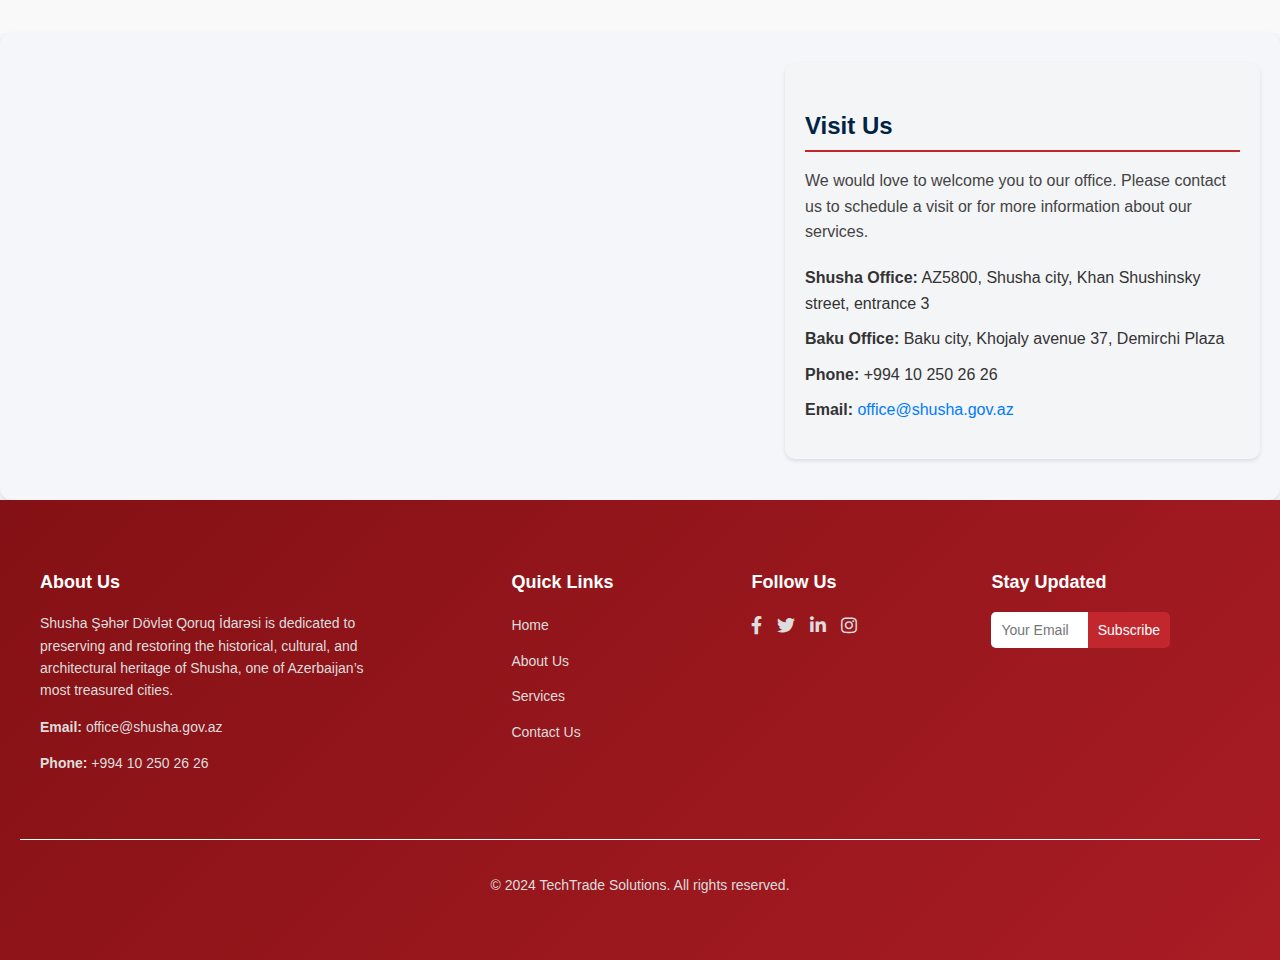
<file: passes.html>
<!DOCTYPE html>
<html lang="en">
<head>
    <link rel="stylesheet" href="https://cdnjs.cloudflare.com/ajax/libs/font-awesome/5.15.4/css/all.min.css">
    <meta charset="UTF-8">
    <meta name="viewport" content="width=device-width, initial-scale=1.0">
    <title>Shushacard - City Passes</title>
    <link rel="stylesheet" href="css/passes.css">
    <!-- Swiper CSS -->
    <link rel="stylesheet" href="https://cdn.jsdelivr.net/npm/swiper@9/swiper-bundle.min.css" />
    <!-- Swiper JS -->
    <script src="https://cdn.jsdelivr.net/npm/swiper@9/swiper-bundle.min.js"></script>
</head>
<body>
    <!-- Header Section -->
    <header>
        <div class="logo">
            <a href="index.html">
                <img src="images/logo.png" alt="Shusha City Card Logo">
            </a>        
        </div>
        <nav>
            <ul>
                <li><a href="index.html" class="nav-link">Home</a></li>
                <li><a href="about.html" class="nav-link">About</a></li>
                <li><a href="card.html" class="nav-link">Get Shusha Card</a></li>
                <li><a href="passes.html" class="nav-link active">City Passes</a></li>
                <li><a href="booking.html" class="nav-link">Hotel Booking</a></li>
                <li><a href="app.html" class="nav-link">Mobile App</a></li>
                <li><a href="contact.html" class="nav-link">Contact</a></li>
            </ul>
        </nav>
        <div class="login-buttons">
            <a href="#" class="login-button resident-login"><i class="fas fa-user"></i> Resident Login</a>
            <a href="#" class="login-button tourist-login"><i class="fas fa-globe"></i> Tourist Login</a>
        </div>
    </header>          
    

    <!-- Hero Section -->
    <section class="city-passes-hero">
        <div class="hero-overlay"></div>
        <div class="hero-content">
            <div class="text-container">
                <h1>Discover Shusha with a City Pass</h1>
                <p class="hero-text">
                    Unlock exclusive access, savings, and priority entry to Shusha’s top attractions. With the Shusha City Pass, experience the best of the city while supporting local heritage.
                </p>
                <a href="#available-passes" class="cta-button">Explore Passes</a>
            </div>
            <div class="card-image-container">
                <img src="images/shusha-card.png" alt="Shusha City Card" class="card-image">
            </div>
        </div>
    </section>
        

    <!-- City Passes Section -->
    <section class="available-passes">
        <h2>Available City Passes</h2>
        <p class="intro-text">Choose the Shusha City Pass that best suits your needs. Each pass offers unique benefits to make your experience unforgettable.</p>
        
        <div class="passes-grid">
            <!-- Basic Pass -->
            <div class="pass-card basic">
                <h3>Basic Pass</h3>
                <p>Perfect for short visits, the Basic Pass offers essential access to Shusha’s top attractions.</p>
                <ul>
                    <li>Entry to key cultural sites</li>
                    <li>Discounts at selected restaurants</li>
                    <li>Basic public transport access</li>
                </ul>
                <a href="basic-pass-details" class="cta-button">Learn More</a>
            </div>
            
            <!-- Standard Pass -->
            <div class="pass-card standard">
                <h3>Standard Pass</h3>
                <p>Ideal for a full experience, the Standard Pass gives you extended access and additional perks.</p>
                <ul>
                    <li>Entry to all major attractions</li>
                    <li>Discounts at restaurants and stores</li>
                    <li>Enhanced public transport access</li>
                    <li>Priority entry at popular sites</li>
                </ul>
                <a href="standard-pass-details" class="cta-button">Learn More</a>
            </div>
            
            <!-- Premium Pass -->
            <div class="pass-card premium">
                <h3>Premium Pass</h3>
                <p>The ultimate Shusha experience, with VIP access, exclusive discounts, and special perks.</p>
                <ul>
                    <li>Unlimited entry to all attractions</li>
                    <li>Exclusive dining and shopping discounts</li>
                    <li>VIP access to events</li>
                    <li>Private tours and priority services</li>
                </ul>
                <a href="premium-pass-details" class="cta-button">Learn More</a>
            </div>
        </div>
    </section>
    

    <!-- Pass Benefits Section -->
    <section class="pass-benefits">
        <h2>Benefits of Each Pass</h2>
        <p class="intro-text">Each Shusha City Pass offers unique benefits, from exclusive access to discounts and priority services. Choose the pass that provides the perks you want to make the most of your Shusha experience.</p>
        
        <div class="benefits-grid">
            <!-- Basic Pass Benefits -->
            <div class="benefit-card basic">
                <h3>Basic Pass</h3>
                <div class="benefit-item">
                    <i class="fas fa-ticket-alt"></i>
                    <p>Access to major cultural sites</p>
                </div>
                <div class="benefit-item">
                    <i class="fas fa-percentage"></i>
                    <p>Discounts at select restaurants</p>
                </div>
                <div class="benefit-item">
                    <i class="fas fa-bus"></i>
                    <p>Basic public transport access</p>
                </div>
            </div>
            
            <!-- Standard Pass Benefits -->
            <div class="benefit-card standard">
                <h3>Standard Pass</h3>
                <div class="benefit-item">
                    <i class="fas fa-ticket-alt"></i>
                    <p>Unlimited entry to top attractions</p>
                </div>
                <div class="benefit-item">
                    <i class="fas fa-tags"></i>
                    <p>Additional discounts at stores and dining</p>
                </div>
                <div class="benefit-item">
                    <i class="fas fa-clock"></i>
                    <p>Priority entry at popular sites</p>
                </div>
                <div class="benefit-item">
                    <i class="fas fa-bus"></i>
                    <p>Extended public transport access</p>
                </div>
            </div>
            
            <!-- Premium Pass Benefits -->
            <div class="benefit-card premium">
                <h3>Premium Pass</h3>
                <div class="benefit-item">
                    <i class="fas fa-crown"></i>
                    <p>VIP access to all attractions</p>
                </div>
                <div class="benefit-item">
                    <i class="fas fa-store"></i>
                    <p>Exclusive discounts at premium stores</p>
                </div>
                <div class="benefit-item">
                    <i class="fas fa-user-friends"></i>
                    <p>Private tours and personal guide</p>
                </div>
                <div class="benefit-item">
                    <i class="fas fa-star"></i>
                    <p>Priority services at events and wellness centers</p>
                </div>
            </div>
        </div>
    </section>


    <!-- Comparison Table Section -->
    <section class="comparison-table">
        <h2>Compare Our City Passes</h2>
        <p class="intro-text">Find the perfect Shusha City Pass to enhance your experience. See how each pass compares and choose the one that’s right for you.</p>
    
        <table>
            <thead>
                <tr>
                    <th>Features</th>
                    <th>Basic Pass</th>
                    <th>Standard Pass</th>
                    <th>Premium Pass</th>
                </tr>
            </thead>
            <tbody>
                <tr>
                    <td>Entry to Cultural Sites</td>
                    <td>Limited Access</td>
                    <td>Unlimited Access</td>
                    <td>VIP Access</td>
                </tr>
                <tr>
                    <td>Discounts at Restaurants</td>
                    <td><i class="fas fa-check-circle"></i> Selected Locations</td>
                    <td><i class="fas fa-check-circle"></i> More Locations</td>
                    <td><i class="fas fa-check-circle"></i> All Partner Locations</td>
                </tr>
                <tr>
                    <td>Priority Entry</td>
                    <td><i class="fas fa-times-circle"></i> Not Included</td>
                    <td><i class="fas fa-check-circle"></i> Yes</td>
                    <td><i class="fas fa-check-circle"></i> VIP Access</td>
                </tr>
                <tr>
                    <td>Public Transport Access</td>
                    <td>Basic</td>
                    <td>Enhanced</td>
                    <td>Unlimited</td>
                </tr>
                <tr>
                    <td>Exclusive Events Access</td>
                    <td><i class="fas fa-times-circle"></i> Not Included</td>
                    <td><i class="fas fa-times-circle"></i> Not Included</td>
                    <td><i class="fas fa-check-circle"></i> Included</td>
                </tr>
                <tr>
                    <td>Personal Guide Service</td>
                    <td><i class="fas fa-times-circle"></i> Not Included</td>
                    <td><i class="fas fa-times-circle"></i> Not Included</td>
                    <td><i class="fas fa-check-circle"></i> Included</td>
                </tr>
            </tbody>
        </table>
    </section>

  
    <!-- Pricing Plans Section -->
    <section class="pricing-plans">
        <h2>Pricing & Plans</h2>
        <p class="intro-text">Choose the perfect plan for your Shusha experience. Select from flexible one-time purchases or extended durations, with special discounts available!</p>
    
        <div class="plans-grid">
            <!-- Basic Pass Plan -->
            <div class="plan-card basic">
                <h3>Basic Pass</h3>
                <p class="price">$15</p>
                <p class="duration">One-time Purchase</p>
                <ul>
                    <li>3-day access</li>
                    <li>Entry to major sites</li>
                    <li>Discounts at select restaurants</li>
                </ul>
                <a href="purchase-basic-pass" class="cta-button">Get Basic Pass</a>
            </div>
    
            <!-- Standard Pass Plan -->
            <div class="plan-card standard">
                <h3>Standard Pass</h3>
                <p class="price">$30</p>
                <p class="duration">One-time Purchase</p>
                <ul>
                    <li>7-day access</li>
                    <li>Entry to all attractions</li>
                    <li>Enhanced discounts on dining & shopping</li>
                    <li>Priority access at popular sites</li>
                </ul>
                <a href="purchase-standard-pass" class="cta-button">Get Standard Pass</a>
            </div>
    
            <!-- Premium Pass Plan -->
            <div class="plan-card premium">
                <h3>Premium Pass</h3>
                <p class="price">$50</p>
                <p class="duration">One-time Purchase</p>
                <ul>
                    <li>Unlimited access during stay</li>
                    <li>VIP access to events and tours</li>
                    <li>Exclusive discounts at all partner locations</li>
                    <li>Personal guide and priority services</li>
                </ul>
                <a href="purchase-premium-pass" class="cta-button">Get Premium Pass</a>
            </div>
        </div>
        
        <!-- Promotional Banner -->
        <div class="promo-banner">
            <p>Special Offer: Get 10% off on Standard and Premium passes during the summer season!</p>
        </div>
    </section>
    

    <!-- How To Purchase Section -->
    <section class="how-to-purchase">
        <h2>How to Purchase Your Shusha City Pass</h2>
        <p class="intro-text">Easily obtain your Shusha City Pass online or in person at one of our kiosks. Follow these simple steps to get started.</p>
        
        <div class="purchase-options">
            <!-- Online Purchase Option -->
            <div class="purchase-option online">
                <div class="icon"><i class="fas fa-laptop"></i></div>
                <h3>Online Purchase</h3>
                <p>Get your pass conveniently from our website with a few quick steps.</p>
                <ol>
                    <li><strong>Register:</strong> Create an account with your basic details.</li>
                    <li><strong>Select Your Pass:</strong> Choose your pass type (Basic, Standard, Premium).</li>
                    <li><strong>Upload Documents:</strong> Provide verification details, like a valid ID.</li>
                    <li><strong>Make Payment:</strong> Pay securely online and receive confirmation.</li>
                    <li><strong>Receive Your Pass:</strong> Your pass will be mailed to you or ready for pickup.</li>
                </ol>
                <a href="online-purchase-link" class="cta-button">Buy Online Now</a>
            </div>
    
            <!-- In-Person Purchase Option -->
            <div class="purchase-option in-person">
                <div class="icon"><i class="fas fa-map-marker-alt"></i></div>
                <h3>In-Person Purchase</h3>
                <p>Visit a kiosk at popular locations to get your pass instantly.</p>
                <ol>
                    <li><strong>Locate a Kiosk:</strong> Find a kiosk at major attractions or transport hubs.</li>
                    <li><strong>Select Pass Type:</strong> Follow the on-screen steps to choose your pass.</li>
                    <li><strong>Insert Payment:</strong> Use cash or card to pay and confirm.</li>
                    <li><strong>Collect Your Pass:</strong> The kiosk will dispense your Shusha City Pass on the spot.</li>
                </ol>
                <a href="kiosk-locations-link" class="cta-button">Find a Kiosk Near You</a>
            </div>
        </div>
    </section>
    

    <!-- FAQ Section -->
    <section class="faq">
        <h2>Frequently Asked Questions</h2>

        <!-- FAQ Items with Accordion Effect -->
        <div class="faq-item">
            <button class="faq-question">What is the Shusha City Card?</button>
            <div class="faq-answer">
                <p>The Shusha City Card is a multifunctional pass that provides access to cultural sites, discounts at partner locations, and convenient payment options throughout the city.</p>
            </div>
        </div>
        <div class="faq-item">
            <button class="faq-question">How do I get the Shusha City Card?</button>
            <div class="faq-answer">
                <p>You can get the Shusha City Card online through our website or in person at designated locations in Shusha. Visit our "How to Get the Card" page for more details.</p>
            </div>
        </div>
        <div class="faq-item">
            <button class="faq-question">What benefits does the Shusha City Card offer?</button>
            <div class="faq-answer">
                <p>Cardholders enjoy exclusive discounts at local attractions, restaurants, shops, and access to special offers at various city locations.</p>
            </div>
        </div>
        <div class="faq-item">
            <button class="faq-question">Is the Shusha City Card available for tourists and residents?</button>
            <div class="faq-answer">
                <p>Yes, the card is available for both tourists and residents. Each card type offers tailored benefits to enhance your Shusha experience.</p>
            </div>
        </div>
        <div class="faq-item">
            <button class="faq-question">How can I renew or top up my card?</button>
            <div class="faq-answer">
                <p>You can easily renew or top up your card through our mobile app or at designated kiosks throughout the city.</p>
            </div>
        </div>

        <div class="faq-contact">
            <p>Have more questions? We're here to help!</p>
            <a href="contact.html" class="contact-us-button">Contact Us</a>
        </div>
    </section>


    <!-- CTA Section -->
    <section class="cta-section">
        <h2>Get Your Shusha City Pass Today!</h2>
        <p class="cta-text">Experience the best of Shusha with exclusive access to top attractions, discounts, and more. Ready to start your journey? Purchase your pass now or contact us for assistance.</p>
        
        <div class="cta-buttons">
            <a href="purchase-page-link" class="cta-button">Buy Shusha City Pass</a>
            <a href="contact.html" class="contact-button">Contact Support</a>
        </div>
    </section>
    


    

<!-- New Location Section with Map -->
<section class="location-section">
    <div class="location-wrapper">
        <div class="map-container">
            <!-- Replace the src with your actual Google Maps embed link -->
            <iframe 
                src="https://www.google.com/maps/embed?pb=!1m18!1m12!1m3!1d1267.8404455625898!2d46.750464461638664!3d39.762965582169684!2m3!1f0!2f0!3f0!3m2!1i1024!2i768!4f13.1!3m3!1m2!1s0x403e7b0a660aae3b%3A0x578e51dd0cd7a6a7!2zxZ51xZ9hIFJheW9uIMSwY3JhIEhha2ltaXl5yZl0aQ!5e0!3m2!1sen!2saz!4v1731141421286!5m2!1sen!2saz" 
                width="100%" 
                height="400" 
                style="border:0;" 
                allowfullscreen="" 
                loading="lazy">
            </iframe>               
        </div>
        <div class="contact-details">
            <h3 data-translate="Visit Us">Visit Us</h3>
            <p data-translate="We would love to welcome you to our office. Please contact us to schedule a visit or for more information about our services.">We would love to welcome you to our office. Please contact us to schedule a visit or for more information about our services.</p>
            <ul>
                <li><strong data-translate="Address:">Shusha Office:</strong> AZ5800, Shusha city, Khan Shushinsky street, entrance 3</li>
                <li><strong data-translate="Address:">Baku Office:</strong> Baku city, Khojaly avenue 37, Demirchi Plaza</li>
                <li><strong data-translate="Phone:">Phone:</strong> +994 10 250 26 26</li>
                <li><strong data-translate="Email:">Email:</strong> <a href="mailto:office@shusha.gov.az">office@shusha.gov.az</a></li>
            </ul>
        </div>
    </div>
</section>

<footer class="footer">
    <div class="footer-container">
        <!-- Company Info -->
        <div class="footer-column footer-about">
            <h3 data-translate="About Us">About Us</h3>
            <p data-translate="Shusha Şəhər Dövlət Qoruq İdarəsi is dedicated to preserving and restoring the historical, cultural, and architectural heritage of Shusha, one of Azerbaijan’s most treasured cities.">Shusha Şəhər Dövlət Qoruq İdarəsi is dedicated to preserving and restoring the historical, cultural, and architectural heritage of Shusha, one of Azerbaijan’s most treasured cities.</p>
            <p><strong data-translate="Email:">Email:</strong> <a href="mailto:office@shusha.gov.az">office@shusha.gov.az</a></p>
            <p><strong data-translate="Phone:">Phone:</strong> <a href="tel:+994 10 250 26 26">+994 10 250 26 26</a></p>
        </div>

        <!-- Quick Links -->
        <div class="footer-column footer-links">
            <h3 data-translate="Quick Links">Quick Links</h3>
            <ul>
                <li><a href="index.html" data-translate="Home">Home</a></li>
                <li><a href="about.html" data-translate="About Us">About Us</a></li>
                <li><a href="services.html" data-translate="Services">Services</a></li>
                <li><a href="contact.html" data-translate="Contact Us">Contact Us</a></li>
            </ul>
        </div>

        <!-- Social Media Links -->
        <div class="footer-column footer-social">
            <h3 data-translate="Follow Us">Follow Us</h3>
            <div class="social-icons">
                <a href="#"><i class="fab fa-facebook-f"></i></a>
                <a href="#"><i class="fab fa-twitter"></i></a>
                <a href="#"><i class="fab fa-linkedin-in"></i></a>
                <a href="#"><i class="fab fa-instagram"></i></a>
            </div>
        </div>

        <!-- Newsletter -->
        <div class="footer-column footer-newsletter">
            <h3 data-translate="Stay Updated">Stay Updated</h3>
            <form class="newsletter-form">
                <input type="email" placeholder="Your Email" required data-translate="Your Email">
                <button type="submit" data-translate="Subscribe">Subscribe</button>
            </form>
        </div>
    </div>

    <!-- Footer Bottom -->
    <div class="footer-bottom">
        <p data-translate="© 2024 TechTrade Solutions. All rights reserved.">© 2024 TechTrade Solutions. All rights reserved.</p>
    </div>
</footer>





<!-- FAQ Script -->
<script>
    document.querySelectorAll('.faq-question').forEach(button => {
        button.addEventListener('click', () => {
            const faqItem = button.parentElement;
            faqItem.classList.toggle('open');
            button.classList.toggle('active');
        });
    });
</script>


</body>
</html>
</file>
<file: css/styles.css>
/* Global Styles */
body {
    zoom: 100%;
    font-family: 'Open Sans', sans-serif;
    margin: 0;
    padding: 0;
    background-color: #F4F7FA;
    color: #333;
    line-height: 1.6;
}

/* Header Styles */
header {
    position: fixed;
    top: 0;
    left: 0;
    width: 100%;
    display: flex;
    align-items: center;
    justify-content: space-between;
    background-color: rgba(255, 255, 255, 0.9); /* Semi-transparent background */
    padding: 15px 30px;
    box-shadow: 0 2px 4px rgba(0, 0, 0, 0.1);
    z-index: 1000;
    backdrop-filter: blur(10px); /* Optional: blur for glass effect */
}

.logo {
    display: flex;
    align-items: center;
}

.logo img {
    width: 150px;
    height: auto;
}


nav {
    flex-grow: 1;
    margin-left: 50px;
}

nav ul {
    list-style: none;
    display: flex;
    gap: 30px;
    margin: 0;
    padding: 0;
}

nav ul li a {
    text-decoration: none;
    color: #333333; /* Default text color */
    font-weight: 600;
    transition: color 0.3s ease; /* Smooth color transition */
}

nav ul li a:hover {
    color: #C1272D; /* Primary color on hover */
}

nav ul li a.active {
    color: #C1272D; /* Primary color for active link */
    border-bottom: 2px solid #C1272D; /* Optional underline to highlight active link */
}

.login-buttons {
    display: flex;
    gap: 10px;
    flex-wrap: wrap; /* Allows buttons to wrap if needed */
    justify-content: flex-end;
    margin-right: 50px;
}

.login-button {
    text-decoration: none;
    color: #FFFFFF;
    padding: 6px 12px; /* Reduced padding for smaller buttons */
    border-radius: 5px;
    font-size: 0.9em;
    font-weight: bold;
    display: inline-flex;
    align-items: center;
    transition: background-color 0.3s ease;
}

.login-button i {
    margin-right: 5px;
}

.resident-login {
    background-color: #C1272D;
}

.tourist-login {
    background-color: #FF6347;
}

.login-button:hover {
    background-color: #A91C24;
}


/* Hero Section */
.hero {
    position: relative;
    height: 100vh;
    background: url('../images/future.jpg') no-repeat center center/cover;
    display: flex;
    align-items: center;
    justify-content: center;
    color: #fff;
}

.overlay {
    position: absolute;
    top: 0;
    left: 0;
    right: 0;
    bottom: 0;
    background: rgba(0, 0, 0, 0.5); /* Dark overlay for text contrast */
    z-index: 1;
}

.hero-content {
    position: relative;
    z-index: 2;
    display: flex;
    align-items: center;
    max-width: 1200px;
    padding: 2em;
    gap: 2em;
    text-align: left;
}

.text-content {
    flex: 1;
    max-width: 600px;
    animation: fadeInLeft 1.5s ease;
}

.text-content h1 {
    font-size: 3em;
    margin-bottom: 0.5em;
    line-height: 1.2;
    color: #fff;
    text-transform: uppercase;
    letter-spacing: 1px;
}

.text-content p {
    font-size: 1.2em;
    color: #e0e0e0;
    margin-bottom: 1.5em;
    line-height: 1.6;
}

.cta-button {
    display: inline-block;
    padding: 0.8em 2em;
    font-size: 1em;
    font-weight: bold;
    color: #fff;
    background-color: #C1272D;
    text-decoration: none;
    border-radius: 8px;
    box-shadow: 0 4px 12px rgba(0, 0, 0, 0.3);
    transition: background-color 0.3s ease, transform 0.3s ease;
}

.cta-button:hover {
    background-color: #A91C24;
    transform: translateY(-2px);
}

.hero-card-image {
    flex: 1;
    display: flex;
    justify-content: center;
    animation: float 4s ease-in-out infinite;
}

.hero-card-image img {
    width: 350px;
    border-radius: 10px;
    box-shadow: 0 8px 16px rgba(0, 0, 0, 0.3); /* Subtle shadow for depth */
    transition: transform 0.3s ease;
}

.hero-card-image img:hover {
    transform: scale(1.05);
}

/* Animations */
@keyframes float {
    0%, 100% {
        transform: translateY(0);
    }
    50% {
        transform: translateY(-10px);
    }
}



/* About Shusha Card Section */
.about {
    background-color: #F4F7FA; /* Light gray background for a clean, modern look */
    color: #333; /* Dark text color for readability */
    padding: 4em 1em;
    display: flex;
    justify-content: center;
}

.about-content {
    display: grid;
    grid-template-columns: 1fr 1fr;
    max-width: 1200px;
    gap: 2em;
    align-items: center;
}

.about-text h2 {
    font-size: 2.5em;
    color: #C1272D; /* Dark red for the heading to match the Shusha Card theme */
    margin-bottom: 0.5em;
}
.about-text p {
    font-size: 1.1em;
    line-height: 1.5;
    color: #333;
}
.about-text strong {
    color: #C1272D; /* Accent color for important text to match the card */
}

.about-image {
    display: flex;
    justify-content: center;
    align-items: center;
}
.about-image img {
    width: 100%;
    max-width: 400px;
    border-radius: 10px; /* Rounded corners for a polished look */
    box-shadow: 0 4px 8px rgba(0, 0, 0, 0.1); /* Subtle shadow for depth */
}


/* Benefits Section */
.benefits {
    background-color: #ffffff;
    padding: 4em 1em;
    text-align: center;
}

.benefits h2 {
    font-size: 2.5em;
    color: #C1272D; /* Bright blue heading for emphasis */
    margin-bottom: 0.5em;
}

.intro-text {
    font-size: 1.1em;
    color: #555555;
    max-width: 800px;
    margin: 0 auto 2em auto;
}

.benefits-grid {
    display: grid;
    grid-template-columns: repeat(3, 1fr);
    gap: 2em;
    max-width: 1200px;
    margin: 0 auto;
}

.benefit-item {
    background-color: #F8F9FA;
    padding: 2em;
    border-radius: 10px;
    box-shadow: 0 4px 8px rgba(0, 0, 0, 0.1);
    text-align: center;
    transition: transform 0.3s ease, box-shadow 0.3s ease;
}

.benefit-item:hover {
    transform: translateY(-10px);
    box-shadow: 0 8px 16px rgba(0, 0, 0, 0.15);
}

.icon-circle {
    background-color: #FFE4E1;
    border-radius: 50%;
    width: 80px;
    height: 80px;
    display: flex;
    align-items: center;
    justify-content: center;
    margin: 0 auto 1em auto;
}

.icon-circle i {
    font-size: 2em;
    color: #C1272D;
}

.benefit-item h3 {
    font-size: 1.3em;
    color: #333;
    margin-bottom: 0.5em;
}

.benefit-item p {
    font-size: 1em;
    color: #555;
    margin-bottom: 1em;
    line-height: 1.5;
}

.benefit-item a {
    font-size: 1em;
    color: #C1272D;
    text-decoration: none;
    font-weight: bold;
}

.benefit-item a:hover {
    text-decoration: underline;
}



/* City Attractions Section */
.city-attractions {
    text-align: center;
    background-color: #F4F7FA; /* Matching background color */
    color: #fff;
    padding: 4em 0; /* Increased padding for consistency */
    position: relative;
    overflow: hidden;
}

.city-attractions h2 {
    font-size: 2.5em; /* Adjusted font size to match other sections */
    color: #be3a3e; /* Primary red color for consistency */
    margin-bottom: 0.5em;
}

.city-attractions .intro-text {
    font-size: 1.2em;
    color: #555; /* Softer white for readability */
    margin-bottom: 2em;
}

.carousel-container {
    position: relative;
    display: flex;
    align-items: center;
    overflow: hidden;
    width: 100%;
    margin: 0 auto;
}

.carousel {
    display: flex;
    gap: 1.5em;
    animation: scroll 20s linear infinite; /* Continuous scrolling */
}

.carousel:hover {
    animation-play-state: paused; /* Pause on hover */
}

.carousel-item {
    min-width: 300px;
    max-width: 300px;
    padding: 1.5em;
    border-radius: 10px;
    box-shadow: 0 8px 8px rgba(0, 0, 0, 0.2);
    transition: transform 0.3s;
    background: #F8F9FA;
    backdrop-filter: blur(4px); /* Slight blur for glassy effect */
    border: 1px solid rgba(255, 255, 255, 0.2); /* Light border for definition */
    margin-bottom: 1.5em; /* Added margin at the bottom */
}

.carousel-item img {
    width: 100%;
    border-radius: 10px;
    margin-bottom: 1em;
}

.carousel-item h3 {
    font-size: 1.2em;
    color: #333; /* Bright white text for contrast */
    margin-bottom: 0.5em;
}

.carousel-item p {
    font-size: 1em;
    color: #555; /* Softer white for readability */
    margin-bottom: 1em;
}

.carousel-item a {
    display: inline-block;
    font-weight: bold;
    color: #ffffff; /* White text for contrast */
    text-decoration: none;
    background-color: #C1272D; /* Dark gray button color */
    padding: 0.5em 1.2em;
    border-radius: 5px;
    transition: background-color 0.3s, transform 0.3s;
    box-shadow: 0 4px 8px rgba(0, 0, 0, 0.1); /* Subtle shadow for depth */
}

.carousel-item a:hover {
    background-color: #555555; /* Slightly lighter dark gray on hover */
    transform: translateY(-3px); /* Lift effect on hover */
}

.carousel-btn {
    position: absolute;
    top: 50%;
    transform: translateY(-50%);
    background-color: rgba(0, 0, 0, 0.7); /* Dark button with transparency */
    color: #ffffff;
    border: none;
    padding: 0.75em;
    border-radius: 50%;
    cursor: pointer;
    font-size: 1.5em;
    z-index: 10;
}

.carousel-btn.prev {
    left: 10px;
}

.carousel-btn.next {
    right: 10px;
}

.carousel-btn:hover {
    background-color: rgba(0, 0, 0, 0.9); /* Darker on hover */
}

/* Animation for continuous scrolling */
@keyframes scroll {
    0% {
        transform: translateX(0);
    }
    100% {
        transform: translateX(calc(-300px * 5)); /* Width of one item times number of items */
    }
}

.paused {
    animation-play-state: paused !important;
}


/* Available Passes Section */
.available-passes {
    padding: 4em 1em;
    background-color: #f8f9fa;
    text-align: center;
}

.available-passes h2 {
    font-size: 2.5em;
    color: #C1272D;
    margin-bottom: 0.5em;
}

.intro-text {
    font-size: 1.2em;
    color: #666;
    max-width: 700px;
    margin: 0 auto 2em;
    line-height: 1.6;
}

.passes-grid {
    display: grid;
    grid-template-columns: repeat(auto-fit, minmax(250px, 1fr));
    gap: 2em;
    max-width: 1200px;
    margin: 0 auto;
}

.pass-card {
    background-color: #ffffff;
    padding: 2em;
    border-radius: 10px;
    box-shadow: 0 4px 12px rgba(0, 0, 0, 0.1);
    transition: transform 0.3s ease, box-shadow 0.3s ease;
    text-align: left;
}

.pass-card:hover {
    transform: translateY(-5px);
    box-shadow: 0 8px 16px rgba(0, 0, 0, 0.15);
}

.pass-card h3 {
    font-size: 1.8em;
    color: #333;
    margin-bottom: 0.5em;
}

.pass-card p {
    font-size: 1em;
    color: #555;
    margin-bottom: 1em;
}

.pass-card ul {
    list-style-type: none;
    padding: 0;
    font-size: 1em;
    color: #555;
    margin-bottom: 1.5em;
}

.pass-card ul li {
    margin-bottom: 0.5em;
    position: relative;
    padding-left: 1.2em;
}

.pass-card ul li::before {
    content: "✔";
    color: #C1272D;
    position: absolute;
    left: 0;
    font-size: 1.2em;
}

.cta-button {
    display: inline-block;
    padding: 0.8em 1.5em;
    font-size: 1em;
    font-weight: bold;
    color: #ffffff;
    background-color: #C1272D;
    text-decoration: none;
    border-radius: 8px;
    transition: background-color 0.3s ease, transform 0.3s ease;
}

.cta-button:hover {
    background-color: #A91C24;
    transform: translateY(-2px);
}

.pass-card.basic {
    border-left: 5px solid #E57373; /* Light Red */
}

.pass-card.standard {
    border-left: 5px solid #FFB74D; /* Orange */
}

.pass-card.premium {
    border-left: 5px solid #81C784; /* Green */
}


/* How to Get Card Section */
.get-card {
    padding: 4em 1em;
    background-color: #fff !important;
}

.get-card .content {
    display: flex;
    align-items: flex-start;
    justify-content: space-between;
    max-width: 1200px;
    margin: 0 auto;
}

.steps {
    flex: 1;
    padding-right: 2em;
}

.steps h2 {
    font-size: 2.2em;
    color: #C1272D;
    margin-bottom: 0.5em;
}

.intro-text {
    font-size: 1.1em;
    color: #666;
    margin-bottom: 1.5em;
}

.steps ul {
    list-style-type: none;
    padding: 0;
}

.steps ul li {
    margin-bottom: 1em;
    font-size: 1.1em;
    line-height: 1.6;
    color: #333;
}

.steps ul li strong {
    color: #C1272D; /* Highlight step number in primary color */
}

.image {
    flex: 1;
    display: flex;
    justify-content: center;
    align-items: center;
}

.get-card .image img {
    width: 100%;
    max-width: 220px;
    border-radius: 8px;
}


/* How to Get Pass Section */
.how-to-get-pass {
    background-color: #f4f6f8;
    padding: 4em 1em;
    text-align: center;
}

.how-to-get-pass h2 {
    font-size: 2.5em;
    color: #C1272D;
    margin-bottom: 0.5em;
}

.intro-text {
    font-size: 1.1em;
    color: #666;
    max-width: 800px;
    margin: 0 auto 2em auto;
}

.steps-grid {
    display: grid;
    grid-template-columns: repeat(4, 1fr); /* 4 columns in a single row */
    gap: 2em;
    max-width: 1200px;
    margin: 0 auto;
}

.step {
    background-color: #ffffff;
    padding: 2em;
    border-radius: 15px;
    box-shadow: 0 8px 16px rgba(0, 0, 0, 0.1);
    text-align: center;
    transition: transform 0.3s ease, box-shadow 0.3s ease;
    position: relative;
}

.step-icon {
    position: relative;
    width: 80px;
    height: 80px;
    margin: 0 auto 1em auto;
    background-color: #C1272D;
    color: #fff;
    border-radius: 50%;
    display: flex;
    align-items: center;
    justify-content: center;
    font-size: 2em;
}

.step-icon i {
    color: #fff;
}

.step-number {
    position: absolute;
    top: -15px;
    right: -15px;
    background-color: #FFD700;
    color: #333;
    width: 30px;
    height: 30px;
    border-radius: 50%;
    font-weight: bold;
    display: flex;
    align-items: center;
    justify-content: center;
    font-size: 1em;
}

.step h3 {
    font-size: 1.5em;
    color: #333;
    margin-bottom: 0.5em;
}

.step p {
    font-size: 1em;
    color: #555;
    line-height: 1.5;
    padding: 0 1em;
}


/* Shusha Mobile App Section */
.mobile-app {
    display: flex;
    align-items: center;
    justify-content: center;
    padding: 4em 1em;
    background-color: #f8f9fa;
    gap: 2em;
    text-align: left;
}

.app-info {
    max-width: 600px;
}

.app-info h2 {
    font-size: 2.5em;
    color: #C1272D;
    margin-bottom: 0.5em;
}

.intro-text {
    font-size: 1.1em;
    color: #555;
    margin-bottom: 1.5em;
}

.app-info ul {
    list-style-type: none;
    padding: 0;
    margin-bottom: 1.5em;
}

.app-info ul li {
    font-size: 1em;
    color: #555;
    margin-bottom: 0.8em;
}

.app-info ul li strong {
    color: #333;
}

.btn {
    display: inline-block;
    padding: 0.8em 2em;
    font-size: 1em;
    font-weight: bold;
    color: #ffffff;
    background: linear-gradient(135deg, #C1272D, #A91C24);
    text-decoration: none;
    border-radius: 8px;
    box-shadow: 0 4px 12px rgba(0, 0, 0, 0.2);
    transition: background 0.3s ease, transform 0.3s ease, box-shadow 0.3s ease;
}

.btn:hover {
    background: linear-gradient(135deg, #A91C24, #7E1419);
    transform: translateY(-2px);
    box-shadow: 0 6px 16px rgba(0, 0, 0, 0.3);
}

.app-image {
    max-width: 320px;
    display: flex;
    justify-content: center;
}

.app-image img {
    width: 100%;
    border-radius: 10px;
}


/* Shusha Heritage Section */
.heritage-info {
    display: flex;
    align-items: center;
    justify-content: center;
    padding: 4em 2em;
    background: linear-gradient(to right, #f8f9fa, #eef2f3); /* Subtle gradient background */
    gap: 2em;
    margin-left: -2em;
}

.heritage-image {
    flex: 1;
    display: flex;
    justify-content: center;
}

.heritage-image img {
    width: 100%;
    max-width: 500px;
    border-radius: 15px;
    box-shadow: 0 8px 16px rgba(0, 0, 0, 0.15); /* Add shadow for depth */
    object-fit: cover;
}

.heritage-text {
    flex: 1;
    max-width: 600px;
    text-align: left;
    margin-right: 2em;
}

.heritage-text h2 {
    font-size: 2.3em;
    color: #C1272D;
    margin-bottom: 0.5em;
    margin-right: 2em;
}

.intro-text {
    font-size: 1.1em;
    color: #666;
    line-height: 1.6;
    margin-bottom: 1.5em;
    margin-right: 2en;
}

.btn {
    display: inline-block;
    padding: 0.8em 2em;
    font-size: 1em;
    font-weight: bold;
    color: #ffffff;
    background: linear-gradient(135deg, #C1272D, #A91C24);
    text-decoration: none;
    border-radius: 8px;
    box-shadow: 0 4px 12px rgba(0, 0, 0, 0.2);
    transition: background 0.3s ease, transform 0.3s ease, box-shadow 0.3s ease;
}

.btn:hover {
    background: linear-gradient(135deg, #A91C24, #7E1419);
    transform: translateY(-2px);
    box-shadow: 0 6px 16px rgba(0, 0, 0, 0.3);
}


/* FAQ Section */
.faq {
    background-color: #f9f9f9;
    padding: 4em 1em;
    max-width: 800px;
    margin: 0 auto;
    text-align: center;
    font-family: 'Open Sans', sans-serif;
}

.faq h2 {
    font-size: 2.5em;
    color: #C1272D;
    margin-bottom: 1em;
}

.faq-item {
    background-color: #ffffff;
    border-radius: 8px;
    box-shadow: 0 4px 12px rgba(0, 0, 0, 0.1);
    margin-bottom: 1em;
    overflow: hidden;
    transition: max-height 0.4s ease;
}

.faq-question {
    width: 100%;
    padding: 1em;
    background: #C1272D;
    color: #ffffff;
    font-size: 1.2em;
    font-weight: bold;
    text-align: left;
    border: none;
    cursor: pointer;
    outline: none;
    display: flex;
    justify-content: space-between;
    align-items: center;
    position: relative;
}

.faq-question::after {
    content: "\f078"; /* Font Awesome icon for down arrow */
    font-family: "Font Awesome 5 Free";
    font-weight: 900;
    font-size: 1.1em;
    transition: transform 0.3s ease;
}

.faq-question.active::after {
    transform: rotate(180deg);
}

.faq-answer {
    padding: 1em;
    display: none;
    font-size: 1em;
    color: #555;
    border-top: 1px solid #e0e0e0;
}

.faq-item.open .faq-answer {
    display: block;
}

.faq-contact {
    margin-top: 2em;
}

.contact-us-button {
    padding: 0.8em 1.5em;
    background-color: #C1272D;
    color: #ffffff;
    text-decoration: none;
    font-size: 1em;
    font-weight: bold;
    border-radius: 5px;
    transition: background-color 0.3s ease;
}

.contact-us-button:hover {
    background-color: #9f1f21;
}






/* Location Section */
.location-section {
    padding: 30px 20px;
    background-color: #f4f6f9;
    margin: 0px 0;
    border-radius: 12px;
    box-shadow: 0 3px 6px rgba(0, 0, 0, 0.1);
}

.location-wrapper {
    display: flex;
    flex-wrap: wrap;
    gap: 20px;
    align-items: flex-start;
}

.map-container {
    flex: 1 1 60%;
    min-width: 300px;
}

.contact-details {
    flex: 1 1 35%;
    min-width: 250px;
    background-color: #f4f5f7;
    padding: 20px;
    border-radius: 10px;
    box-shadow: 0 2px 4px rgba(0, 0, 0, 0.1);
}

.contact-details h3 {
    font-size: 24px;
    margin-bottom: 15px;
    color: #002244;
    border-bottom: 2px solid #C1272D;
    padding-bottom: 5px;
}

.contact-details p {
    font-size: 16px;
    color: #444;
    margin-bottom: 20px;
}

.contact-details ul {
    list-style: none;
    padding: 0;
}

.contact-details ul li {
    font-size: 16px;
    color: #333;
    margin-bottom: 10px;
}

.contact-details ul li a {
    color: #007BFF;
    text-decoration: none;
}

.contact-details ul li a:hover {
    color: #0056b3;
    text-decoration: underline;
}



/* Footer Section */
.footer {
    background: linear-gradient(135deg, #841115, #A91C24);
    color: #fff;
    padding: 50px 20px;
    position: relative;
}

.footer-container {
    display: flex;
    flex-wrap: wrap;
    justify-content: space-between;
    max-width: 1200px;
    margin: 0 auto;
    gap: 40px;
}

.footer-column {
    flex: 1;
    min-width: 200px;
    margin-bottom: 30px;
}

.footer-about {
    flex: 2; /* Increase flex-grow value for the About Us column */
}

.footer-newsletter {
    flex: 1.5; /* Increase flex-grow value for the Newsletter column */
}

.footer h3 {
    font-size: 18px;
    margin-bottom: 15px;
    color: #fff;
}

.footer p, .footer a {
    font-size: 14px;
    color: #ddd;
    line-height: 1.6;
    text-decoration: none;
}

.footer a:hover {
    color: #007BFF;
    text-decoration: underline;
}

.footer-links {
    margin-left: 100px; /* Adjust this value to move the section to the right */
}

.footer-links ul {
    list-style: none;
    padding: 0;
    margin: 0;
}

.footer-links ul li {
    margin-bottom: 10px;
}

.newsletter-form {
    display: flex;
    margin-top: 10px;
}

.newsletter-form input[type="email"] {
    padding: 10px;
    border: none;
    border-radius: 5px 0 0 5px;
    width: 70%;
    font-size: 14px;
    margin-right: 0px;
}

.newsletter-form button {
    padding: 10px;
    background-color: #C1272D;
    color: #fff;
    border: none;
    border-radius: 0 5px 5px 0;
    font-size: 14px;
    margin-right: 70px;
    cursor: pointer;
    transition: background-color 0.3s ease;
}

.newsletter-form button:hover {
    background-color: #b30000;
}

.social-icons {
    display: flex;
    gap: 15px;
    margin-top: 10px;
}

.social-icons a {
    color: #ddd;
    font-size: 18px;
    transition: color 0.3s ease;
}

.social-icons a:hover {
    color: #007BFF; /* Change to your preferred hover color */
}

.footer-bottom {
    text-align: center;
    padding-top: 20px;
    font-size: 12px;
    color: #777;
    border-top: 1px solid #fff;
    margin-top: 20px;
}
</file>
<file: css/card.css>
/* Global Styles */
body {
    zoom: 100%;
    font-family: 'Open Sans', sans-serif;
    margin: 0;
    padding: 0;
    background-color: #F4F7FA;
    color: #333;
    line-height: 1.6;
}

/* Header Styles */
header {
    position: fixed;
    top: 0;
    left: 0;
    width: 100%;
    display: flex;
    align-items: center;
    justify-content: space-between;
    background-color: rgba(255, 255, 255, 0.9); /* Semi-transparent background */
    padding: 15px 30px;
    box-shadow: 0 2px 4px rgba(0, 0, 0, 0.1);
    z-index: 1000;
    backdrop-filter: blur(10px); /* Optional: blur for glass effect */
}

.logo {
    display: flex;
    align-items: center;
}

.logo img {
    width: 150px;
    height: auto;
}

nav {
    flex-grow: 1;
    margin-left: 50px;
}

nav ul {
    list-style: none;
    display: flex;
    gap: 30px;
    margin: 0;
    padding: 0;
}

nav ul li a {
    text-decoration: none;
    color: #333333;
    font-weight: 600;
    transition: color 0.3s ease;
}

nav ul li a:hover {
    color: #C1272D; /* Primary color on hover */
}

nav ul li a.active {
    color: #C1272D; /* Highlight color for the active link */
    border-bottom: 2px solid #C1272D; /* Optional underline */
}

.login-buttons {
    display: flex;
    gap: 10px;
    flex-wrap: wrap; /* Allows buttons to wrap if needed */
    justify-content: flex-end;
    margin-right: 50px;
}

.login-button {
    text-decoration: none;
    color: #FFFFFF;
    padding: 6px 12px; /* Reduced padding for smaller buttons */
    border-radius: 5px;
    font-size: 0.9em;
    font-weight: bold;
    display: inline-flex;
    align-items: center;
    transition: background-color 0.3s ease;
}

.login-button i {
    margin-right: 5px;
}

.resident-login {
    background-color: #C1272D;
}

.tourist-login {
    background-color: #FF6347;
}

.login-button:hover {
    background-color: #A91C24;
}


/* Hero Section */
.hero {
    position: relative;
    height: 100vh;
    background: url('../images/hero.jpg') no-repeat center center/cover;
    display: flex;
    align-items: center;
    justify-content: center;
    text-align: left;
    color: #fff;
    overflow: hidden;
}

.overlay {
    position: absolute;
    top: 0;
    left: 0;
    right: 0;
    bottom: 0;
    background: rgba(0, 0, 0, 0.6); /* Dark overlay for text contrast */
    z-index: 1;
}

.hero-content {
    position: relative;
    z-index: 2;
    display: flex;
    align-items: center;
    max-width: 1200px;
    padding: 2em;
    gap: 2em; /* Space between text and image */
}

.text-content {
    flex: 1;
    max-width: 600px;
}

.hero h1 {
    font-size: 2.8em;
    color: #fff;
    margin-bottom: 0.5em;
}

.hero p {
    font-size: 1.2em;
    color: #f1f1f1;
    margin-bottom: 1.5em;
}

.cta-button {
    display: inline-block;
    padding: 0.8em 2em;
    font-size: 1em;
    font-weight: bold;
    color: #fff;
    background-color: #C1272D;
    text-decoration: none;
    border-radius: 8px;
    transition: background-color 0.3s ease, transform 0.3s ease;
}

.cta-button:hover {
    background-color: #A91C24;
    transform: translateY(-2px);
}

.hero-card-image {
    flex: 1;
    display: flex;
    align-items: center;
    justify-content: center;
}

.hero-card-image img {
    max-width: 300px;
    border-radius: 10px;
    box-shadow: 0 4px 20px rgba(0, 0, 0, 0.4); /* Add shadow for depth */
    transition: transform 0.3s ease;
}

.hero-card-image img:hover {
    transform: scale(1.05); /* Slight zoom on hover */
}


/* Why Get Card Section */
.why-get-card {
    padding: 4em 1em;
    background-color: #f8f9fa; /* Light background for contrast */
    text-align: center;
}

.why-get-card h2 {
    font-size: 2.5em;
    color: #C1272D; /* Primary color for emphasis */
    margin-bottom: 0.5em;
}

.intro-text {
    font-size: 1.2em;
    color: #666;
    max-width: 800px;
    margin: 0 auto 2em;
    line-height: 1.6;
}

.benefits-grid {
    display: grid;
    grid-template-columns: repeat(auto-fit, minmax(250px, 1fr));
    gap: 2em;
    max-width: 1200px;
    margin: 0 auto;
}

.benefit {
    background-color: #ffffff;
    padding: 2em;
    border-radius: 10px;
    box-shadow: 0 4px 8px rgba(0, 0, 0, 0.1); /* Subtle shadow for depth */
    text-align: center;
    transition: transform 0.3s ease, box-shadow 0.3s ease;
    position: relative; /* Position for icon visibility */
}

.benefit:hover {
    transform: translateY(-5px);
    box-shadow: 0 6px 12px rgba(0, 0, 0, 0.15);
}

.icon {
    background-color: #C1272D;
    color: #ffffff;
    border-radius: 50%;
    width: 50px;
    height: 50px;
    display: flex;
    align-items: center;
    justify-content: center;
    font-size: 1.5em;
    margin: 0 auto 1em;
    opacity: 1 !important; /* Override any hidden or opacity rules */
    visibility: visible !important; /* Force visibility in case of conflicting rules */
    transition: none !important; /* Remove any hover-related transition effects */
}

.benefit h3 {
    font-size: 1.3em;
    color: #333;
    margin-bottom: 0.5em;
}

.benefit p {
    font-size: 1em;
    color: #555;
    line-height: 1.5;
}


/* How to Get Card Section */
.how-to-get-card {
    padding: 4em 1em;
    background-color: #f8f9fa;
    text-align: center;
}

.how-to-get-card h2 {
    font-size: 2.5em;
    color: #C1272D;
    margin-bottom: 0.5em;
}

.intro-text {
    font-size: 1.2em;
    color: #666;
    max-width: 800px;
    margin: 0 auto 2em;
    line-height: 1.6;
}

.purchase-options {
    display: grid;
    grid-template-columns: repeat(auto-fit, minmax(300px, 1fr));
    gap: 2em;
    max-width: 1200px;
    margin: 0 auto;
}

.option {
    background-color: #ffffff;
    padding: 2em;
    border-radius: 10px;
    box-shadow: 0 4px 8px rgba(0, 0, 0, 0.1);
    transition: transform 0.3s ease, box-shadow 0.3s ease;
    position: relative;
    text-align: left;
}

.option:hover {
    transform: translateY(-5px);
    box-shadow: 0 6px 12px rgba(0, 0, 0, 0.15);
}

.option h3 {
    font-size: 1.8em;
    color: #333;
    margin-bottom: 1em;
}

.icon {
    position: absolute;
    top: -30px;
    left: 15px;
    background-color: #C1272D;
    color: #ffffff;
    padding: 10px;
    border-radius: 50%;
    font-size: 1.5em;
}

.option ol {
    list-style: none;
    padding: 0;
    margin: 1em 0;
}

.option ol li {
    margin-bottom: 1em;
    font-size: 1em;
    color: #555;
    padding-left: 1.5em;
    position: relative;
}

.option ol li::before {
    content: "\2022";
    font-size: 1.5em;
    color: #C1272D;
    position: absolute;
    left: 0;
}

.cta-button {
    display: inline-block;
    margin-top: 1em;
    padding: 0.8em 1.5em;
    font-size: 1em;
    font-weight: bold;
    color: #ffffff;
    background-color: #C1272D;
    text-decoration: none;
    border-radius: 8px;
    transition: background-color 0.3s ease, transform 0.2s ease;
    text-align: center;
}

.cta-button:hover {
    background-color: #A91C24;
    transform: translateY(-2px);
}


/* FAQ Section */
.faq {
    background-color: #f9f9f9;
    padding: 4em 1em;
    max-width: 800px;
    margin: 0 auto;
    text-align: center;
    font-family: 'Open Sans', sans-serif;
}

.faq h2 {
    font-size: 2.5em;
    color: #C1272D;
    margin-bottom: 1em;
}

.faq-item {
    background-color: #ffffff;
    border-radius: 8px;
    box-shadow: 0 4px 12px rgba(0, 0, 0, 0.1);
    margin-bottom: 1em;
    overflow: hidden;
    transition: max-height 0.4s ease;
}

.faq-question {
    width: 100%;
    padding: 1em;
    background: #C1272D;
    color: #ffffff;
    font-size: 1.2em;
    font-weight: bold;
    text-align: left;
    border: none;
    cursor: pointer;
    outline: none;
    display: flex;
    justify-content: space-between;
    align-items: center;
    position: relative;
}

.faq-question::after {
    content: "\f078"; /* Font Awesome icon for down arrow */
    font-family: "Font Awesome 5 Free";
    font-weight: 900;
    font-size: 1.1em;
    transition: transform 0.3s ease;
}

.faq-question.active::after {
    transform: rotate(180deg);
}

.faq-answer {
    padding: 1em;
    display: none;
    font-size: 1em;
    color: #555;
    border-top: 1px solid #e0e0e0;
}

.faq-item.open .faq-answer {
    display: block;
}

.faq-contact {
    margin-top: 2em;
}

.contact-us-button {
    padding: 0.8em 1.5em;
    background-color: #C1272D;
    color: #ffffff;
    text-decoration: none;
    font-size: 1em;
    font-weight: bold;
    border-radius: 5px;
    transition: background-color 0.3s ease;
}

.contact-us-button:hover {
    background-color: #9f1f21;
}


/* Need Assistance Section */
.need-assistance {
    padding: 4em 1em;
    background-color: #fff;
    text-align: center;
}

.assistance-content {
    max-width: 800px;
    margin: 0 auto;
}

.need-assistance h2 {
    font-size: 2.5em;
    color: #C1272D; /* Primary red color */
    margin-bottom: 0.5em;
}

.assistance-text {
    font-size: 1.2em;
    color: #666;
    margin-bottom: 2em;
    line-height: 1.6;
}

.contact-info {
    display: grid;
    grid-template-columns: repeat(auto-fit, minmax(200px, 1fr));
    gap: 2em;
    margin-bottom: 2em;
}

.contact-method {
    background-color: #ffffff;
    padding: 1.5em;
    border-radius: 8px;
    box-shadow: 0 4px 8px rgba(0, 0, 0, 0.1);
    text-align: center;
    transition: transform 0.3s ease, box-shadow 0.3s ease;
}

.contact-method:hover {
    transform: translateY(-5px);
    box-shadow: 0 6px 12px rgba(0, 0, 0, 0.15);
}

.contact-method i {
    font-size: 2em;
    color: #C1272D;
    margin-bottom: 0.5em;
}

.contact-method h3 {
    font-size: 1.3em;
    color: #333;
    margin-bottom: 0.3em;
}

.contact-method p {
    font-size: 1.1em;
    color: #555;
}

.contact-button {
    display: inline-block;
    padding: 0.8em 1.5em;
    font-size: 1em;
    font-weight: bold;
    color: #ffffff;
    background-color: #C1272D;
    text-decoration: none;
    border-radius: 8px;
    transition: background-color 0.3s ease, transform 0.3s ease;
}

.contact-button:hover {
    background-color: #A91C24;
    transform: translateY(-2px);
}


/* CTA Purchase Section */
.cta-purchase {
    padding: 3em 1em;
    background-color: #C1272D; /* Primary red background */
    color: #ffffff;
    text-align: center;
}

.cta-content {
    max-width: 800px;
    margin: 0 auto;
}

.cta-purchase h2 {
    font-size: 2.5em;
    margin-bottom: 0.5em;
}

.cta-text {
    font-size: 1.2em;
    margin-bottom: 1.5em;
    line-height: 1.6;
}

.cta-button {
    display: inline-block;
    padding: 0.8em 1.5em;
    font-size: 1.1em;
    font-weight: bold;
    color: #C1272D;
    background-color: #ffffff;
    text-decoration: none;
    border-radius: 8px;
    transition: background-color 0.3s ease, color 0.3s ease, transform 0.3s ease;
}

.cta-button:hover {
    background-color: #A91C24;
    color: #ffffff;
    transform: translateY(-2px);
}





/* Location Section */
.location-section {
    padding: 30px 20px;
    background-color: #f4f6f9;
    margin: 0px 0;
    border-radius: 12px;
    box-shadow: 0 3px 6px rgba(0, 0, 0, 0.1);
}

.location-wrapper {
    display: flex;
    flex-wrap: wrap;
    gap: 20px;
    align-items: flex-start;
}

.map-container {
    flex: 1 1 60%;
    min-width: 300px;
}

.contact-details {
    flex: 1 1 35%;
    min-width: 250px;
    background-color: #f4f5f7;
    padding: 20px;
    border-radius: 10px;
    box-shadow: 0 2px 4px rgba(0, 0, 0, 0.1);
}

.contact-details h3 {
    font-size: 24px;
    margin-bottom: 15px;
    color: #002244;
    border-bottom: 2px solid #C1272D;
    padding-bottom: 5px;
}

.contact-details p {
    font-size: 16px;
    color: #444;
    margin-bottom: 20px;
}

.contact-details ul {
    list-style: none;
    padding: 0;
}

.contact-details ul li {
    font-size: 16px;
    color: #333;
    margin-bottom: 10px;
}

.contact-details ul li a {
    color: #007BFF;
    text-decoration: none;
}

.contact-details ul li a:hover {
    color: #0056b3;
    text-decoration: underline;
}



/* Footer Section */
.footer {
    background: linear-gradient(135deg, #841115, #A91C24);
    color: #fff;
    padding: 50px 20px;
    position: relative;
}

.footer-container {
    display: flex;
    flex-wrap: wrap;
    justify-content: space-between;
    max-width: 1200px;
    margin: 0 auto;
    gap: 40px;
}

.footer-column {
    flex: 1;
    min-width: 200px;
    margin-bottom: 30px;
}

.footer-about {
    flex: 2; /* Increase flex-grow value for the About Us column */
}

.footer-newsletter {
    flex: 1.5; /* Increase flex-grow value for the Newsletter column */
}

.footer h3 {
    font-size: 18px;
    margin-bottom: 15px;
    color: #fff;
}

.footer p, .footer a {
    font-size: 14px;
    color: #ddd;
    line-height: 1.6;
    text-decoration: none;
}

.footer a:hover {
    color: #007BFF;
    text-decoration: underline;
}

.footer-links {
    margin-left: 100px; /* Adjust this value to move the section to the right */
}

.footer-links ul {
    list-style: none;
    padding: 0;
    margin: 0;
}

.footer-links ul li {
    margin-bottom: 10px;
}

.newsletter-form {
    display: flex;
    margin-top: 10px;
}

.newsletter-form input[type="email"] {
    padding: 10px;
    border: none;
    border-radius: 5px 0 0 5px;
    width: 70%;
    font-size: 14px;
    margin-right: 0px;
}

.newsletter-form button {
    padding: 10px;
    background-color: #C1272D;
    color: #fff;
    border: none;
    border-radius: 0 5px 5px 0;
    font-size: 14px;
    margin-right: 70px;
    cursor: pointer;
    transition: background-color 0.3s ease;
}

.newsletter-form button:hover {
    background-color: #b30000;
}

.social-icons {
    display: flex;
    gap: 15px;
    margin-top: 10px;
}

.social-icons a {
    color: #ddd;
    font-size: 18px;
    transition: color 0.3s ease;
}

.social-icons a:hover {
    color: #007BFF; /* Change to your preferred hover color */
}

.footer-bottom {
    text-align: center;
    padding-top: 20px;
    font-size: 12px;
    color: #777;
    border-top: 1px solid #fff;
    margin-top: 20px;
}
</file>
<file: css/contact.css>
/* Global Styles */
body {
    zoom: 100%;
    font-family: 'Open Sans', sans-serif;
    margin: 0;
    padding: 0;
    background-color: #F4F7FA;
    color: #333;
    line-height: 1.6;
}

/* Header Styles */
header {
    position: fixed;
    top: 0;
    left: 0;
    width: 100%;
    display: flex;
    align-items: center;
    justify-content: space-between;
    background-color: rgba(255, 255, 255, 0.9); /* Semi-transparent background */
    padding: 15px 30px;
    box-shadow: 0 2px 4px rgba(0, 0, 0, 0.1);
    z-index: 1000;
    backdrop-filter: blur(10px); /* Optional: blur for glass effect */
}

.logo {
    display: flex;
    align-items: center;
}

.logo img {
    width: 150px;
    height: auto;
}

nav {
    flex-grow: 1;
    margin-left: 50px;
}

nav ul {
    list-style: none;
    display: flex;
    gap: 30px;
    margin: 0;
    padding: 0;
}

nav ul li a {
    text-decoration: none;
    color: #333333;
    font-weight: 600;
    transition: color 0.3s ease;
}

nav ul li a:hover {
    color: #C1272D; /* Primary color on hover */
}

nav ul li a.active {
    color: #C1272D; /* Highlight color for the active link */
    border-bottom: 2px solid #C1272D; /* Optional underline */
}

.login-buttons {
    display: flex;
    gap: 10px;
    flex-wrap: wrap; /* Allows buttons to wrap if needed */
    justify-content: flex-end;
    margin-right: 50px;
}

.login-button {
    text-decoration: none;
    color: #FFFFFF;
    padding: 6px 12px; /* Reduced padding for smaller buttons */
    border-radius: 5px;
    font-size: 0.9em;
    font-weight: bold;
    display: inline-flex;
    align-items: center;
    transition: background-color 0.3s ease;
}

.login-button i {
    margin-right: 5px;
}

.resident-login {
    background-color: #C1272D;
}

.tourist-login {
    background-color: #FF6347;
}

.login-button:hover {
    background-color: #A91C24;
}


/* Hero Section */
.contact-hero {
    position: relative;
    height: 60vh;
    background: #C1272D;
    display: flex;
    align-items: center;
    justify-content: center;
    color: #fff;
    text-align: center;
}

.hero-overlay {
    position: absolute;
    top: 0;
    left: 0;
    right: 0;
    bottom: 0;
    background: rgba(0, 0, 0, 0.5); /* Dark overlay for text contrast */
    z-index: 1;
}

.hero-content {
    position: relative;
    z-index: 2;
    max-width: 700px;
    padding: 2em;
}

.contact-hero h1 {
    font-size: 2.8em;
    margin-bottom: 0.5em;
    text-transform: uppercase;
    letter-spacing: 1px;
    color: #fff;
}

.contact-hero p {
    font-size: 1.2em;
    color: #e0e0e0;
    line-height: 1.6;
    max-width: 600px;
    margin: 0 auto;
}


/* Contact Form Section */
.contact-form-section {
    padding: 4em 1em;
    background-color: #f8f9fa;
    text-align: center;
}

.contact-form-section h2 {
    font-size: 2.5em;
    color: #C1272D;
    margin-bottom: 0.5em;
}

.intro-text {
    font-size: 1.2em;
    color: #666;
    max-width: 600px;
    margin: 0 auto 2em;
    line-height: 1.6;
}

.contact-form {
    max-width: 600px;
    margin: 0 auto;
    display: flex;
    flex-direction: column;
    gap: 1em;
}

.contact-form label {
    font-size: 1em;
    color: #333;
    text-align: left;
}

.contact-form input,
.contact-form textarea {
    width: 100%;
    padding: 0.8em;
    font-size: 1em;
    color: #333;
    border: 1px solid #ddd;
    border-radius: 5px;
    resize: none;
    box-shadow: inset 0 2px 4px rgba(0, 0, 0, 0.1);
}

.contact-form input:focus,
.contact-form textarea:focus {
    outline: none;
    border-color: #C1272D;
    box-shadow: 0 0 8px rgba(193, 39, 45, 0.2);
}

.submit-button {
    padding: 0.8em 2em;
    font-size: 1em;
    font-weight: bold;
    color: #fff;
    background-color: #C1272D;
    border: none;
    border-radius: 8px;
    cursor: pointer;
    transition: background-color 0.3s ease;
}

.submit-button:hover {
    background-color: #A91C24;
}

.confirmation-message {
    font-size: 1.1em;
    color: #28a745;
    margin-top: 1.5em;
}


/* Contact Information Section */
.contact-info-section {
    padding: 4em 1em;
    background-color: #f4f6f9;
    text-align: center;
}

.contact-info-section h2 {
    font-size: 2.5em;
    color: #C1272D;
    margin-bottom: 0.5em;
}

.intro-text {
    font-size: 1.2em;
    color: #666;
    max-width: 600px;
    margin: 0 auto 2em;
    line-height: 1.6;
}

.contact-info-grid {
    display: grid;
    grid-template-columns: repeat(auto-fit, minmax(250px, 1fr));
    gap: 2em;
    max-width: 800px;
    margin: 0 auto;
}

.contact-info-item {
    background-color: #fff;
    padding: 2em;
    border-radius: 10px;
    box-shadow: 0 4px 8px rgba(0, 0, 0, 0.1);
    text-align: center;
    transition: transform 0.3s ease, box-shadow 0.3s ease;
}

.contact-info-item:hover {
    transform: translateY(-5px);
    box-shadow: 0 8px 16px rgba(0, 0, 0, 0.15);
}

.contact-info-item i {
    font-size: 2.5em;
    color: #C1272D;
    margin-bottom: 0.5em;
}

.contact-info-item h3 {
    font-size: 1.3em;
    color: #333;
    margin-bottom: 0.3em;
}

.contact-info-item p {
    font-size: 1em;
    color: #555;
}

.contact-info-item a {
    color: #C1272D;
    text-decoration: none;
    font-weight: bold;
}

.contact-info-item a:hover {
    text-decoration: underline;
}


/* FAQ Section */
.faq {
    background-color: #f9f9f9;
    padding: 4em 1em;
    max-width: 800px;
    margin: 0 auto;
    text-align: center;
    font-family: 'Open Sans', sans-serif;
}

.faq h2 {
    font-size: 2.5em;
    color: #C1272D;
    margin-bottom: 1em;
}

.faq-item {
    background-color: #ffffff;
    border-radius: 8px;
    box-shadow: 0 4px 12px rgba(0, 0, 0, 0.1);
    margin-bottom: 1em;
    overflow: hidden;
    transition: max-height 0.4s ease;
}

.faq-question {
    width: 100%;
    padding: 1em;
    background: #C1272D;
    color: #ffffff;
    font-size: 1.2em;
    font-weight: bold;
    text-align: left;
    border: none;
    cursor: pointer;
    outline: none;
    display: flex;
    justify-content: space-between;
    align-items: center;
    position: relative;
}

.faq-question::after {
    content: "\f078"; /* Font Awesome icon for down arrow */
    font-family: "Font Awesome 5 Free";
    font-weight: 900;
    font-size: 1.1em;
    transition: transform 0.3s ease;
}

.faq-question.active::after {
    transform: rotate(180deg);
}

.faq-answer {
    padding: 1em;
    display: none;
    font-size: 1em;
    color: #555;
    border-top: 1px solid #e0e0e0;
}

.faq-item.open .faq-answer {
    display: block;
}

.faq-contact {
    margin-top: 2em;
}

.contact-us-button {
    padding: 0.8em 1.5em;
    background-color: #C1272D;
    color: #ffffff;
    text-decoration: none;
    font-size: 1em;
    font-weight: bold;
    border-radius: 5px;
    transition: background-color 0.3s ease;
}

.contact-us-button:hover {
    background-color: #9f1f21;
}


/* Social Media Section */
.social-media-section {
    padding: 4em 1em;
    background-color: #f4f6f9;
    text-align: center;
}

.social-media-section h2 {
    font-size: 2.5em;
    color: #C1272D;
    margin-bottom: 0.5em;
}

.intro-text {
    font-size: 1.2em;
    color: #666;
    max-width: 600px;
    margin: 0 auto 2em;
    line-height: 1.6;
}

.social-icons {
    display: flex;
    justify-content: center;
    gap: 1.5em;
}

.social-icon {
    font-size: 2em;
    color: #fff;
    width: 50px;
    height: 50px;
    display: flex;
    align-items: center;
    justify-content: center;
    border-radius: 50%;
    transition: transform 0.3s ease, box-shadow 0.3s ease;
}

.social-icon:hover {
    transform: scale(1.1);
    box-shadow: 0 4px 12px rgba(0, 0, 0, 0.3);
}

.facebook {
    background-color: #3b5998;
}

.instagram {
    background: linear-gradient(45deg, #e1306c, #f56040, #fcaf45);
}

.twitter {
    background-color: #1DA1F2;
}

.linkedin {
    background-color: #0077b5;
}

.youtube {
    background-color: #FF0000;
}





/* Location Section */
.location-section {
    padding: 30px 20px;
    background-color: #f4f6f9;
    margin: 0px 0;
    border-radius: 12px;
    box-shadow: 0 3px 6px rgba(0, 0, 0, 0.1);
}

.location-wrapper {
    display: flex;
    flex-wrap: wrap;
    gap: 20px;
    align-items: flex-start;
}

.map-container {
    flex: 1 1 60%;
    min-width: 300px;
}

.contact-details {
    flex: 1 1 35%;
    min-width: 250px;
    background-color: #f4f5f7;
    padding: 20px;
    border-radius: 10px;
    box-shadow: 0 2px 4px rgba(0, 0, 0, 0.1);
}

.contact-details h3 {
    font-size: 24px;
    margin-bottom: 15px;
    color: #002244;
    border-bottom: 2px solid #C1272D;
    padding-bottom: 5px;
}

.contact-details p {
    font-size: 16px;
    color: #444;
    margin-bottom: 20px;
}

.contact-details ul {
    list-style: none;
    padding: 0;
}

.contact-details ul li {
    font-size: 16px;
    color: #333;
    margin-bottom: 10px;
}

.contact-details ul li a {
    color: #007BFF;
    text-decoration: none;
}

.contact-details ul li a:hover {
    color: #0056b3;
    text-decoration: underline;
}



/* Footer Section */
.footer {
    background: linear-gradient(135deg, #841115, #A91C24);
    color: #fff;
    padding: 50px 20px;
    position: relative;
}

.footer-container {
    display: flex;
    flex-wrap: wrap;
    justify-content: space-between;
    max-width: 1200px;
    margin: 0 auto;
    gap: 40px;
}

.footer-column {
    flex: 1;
    min-width: 200px;
    margin-bottom: 30px;
}

.footer-about {
    flex: 2; /* Increase flex-grow value for the About Us column */
}

.footer-newsletter {
    flex: 1.5; /* Increase flex-grow value for the Newsletter column */
}

.footer h3 {
    font-size: 18px;
    margin-bottom: 15px;
    color: #fff;
}

.footer p, .footer a {
    font-size: 14px;
    color: #ddd;
    line-height: 1.6;
    text-decoration: none;
}

.footer a:hover {
    color: #007BFF;
    text-decoration: underline;
}

.footer-links {
    margin-left: 100px; /* Adjust this value to move the section to the right */
}

.footer-links ul {
    list-style: none;
    padding: 0;
    margin: 0;
}

.footer-links ul li {
    margin-bottom: 10px;
}

.newsletter-form {
    display: flex;
    margin-top: 10px;
}

.newsletter-form input[type="email"] {
    padding: 10px;
    border: none;
    border-radius: 5px 0 0 5px;
    width: 70%;
    font-size: 14px;
    margin-right: 0px;
}

.newsletter-form button {
    padding: 10px;
    background-color: #C1272D;
    color: #fff;
    border: none;
    border-radius: 0 5px 5px 0;
    font-size: 14px;
    margin-right: 70px;
    cursor: pointer;
    transition: background-color 0.3s ease;
}

.newsletter-form button:hover {
    background-color: #b30000;
}

.social-icons {
    display: flex;
    gap: 15px;
    margin-top: 10px;
}

.social-icons a {
    color: #ddd;
    font-size: 18px;
    transition: color 0.3s ease;
}

.social-icons a:hover {
    color: #007BFF; /* Change to your preferred hover color */
}

.footer-bottom {
    text-align: center;
    padding-top: 20px;
    font-size: 12px;
    color: #777;
    border-top: 1px solid #fff;
    margin-top: 20px;
}
</file>
<file: css/passes.css>
/* Global Styles */
body {
    zoom: 100%;
    font-family: 'Open Sans', sans-serif;
    margin: 0;
    padding: 0;
    background-color: #F4F7FA;
    color: #333;
    line-height: 1.6;
}

/* Header Styles */
header {
    position: fixed;
    top: 0;
    left: 0;
    width: 100%;
    display: flex;
    align-items: center;
    justify-content: space-between;
    background-color: rgba(255, 255, 255, 0.9); /* Semi-transparent background */
    padding: 15px 30px;
    box-shadow: 0 2px 4px rgba(0, 0, 0, 0.1);
    z-index: 1000;
    backdrop-filter: blur(10px); /* Optional: blur for glass effect */
}

.logo {
    display: flex;
    align-items: center;
}

.logo img {
    width: 150px;
    height: auto;
}

nav {
    flex-grow: 1;
    margin-left: 50px;
}

nav ul {
    list-style: none;
    display: flex;
    gap: 30px;
    margin: 0;
    padding: 0;
}

nav ul li a {
    text-decoration: none;
    color: #333333;
    font-weight: 600;
    transition: color 0.3s ease;
}

nav ul li a:hover {
    color: #C1272D; /* Primary color on hover */
}

nav ul li a.active {
    color: #C1272D; /* Highlight color for the active link */
    border-bottom: 2px solid #C1272D; /* Optional underline */
}

.login-buttons {
    display: flex;
    gap: 10px;
    flex-wrap: wrap; /* Allows buttons to wrap if needed */
    justify-content: flex-end;
    margin-right: 50px;
}

.login-button {
    text-decoration: none;
    color: #FFFFFF;
    padding: 6px 12px; /* Reduced padding for smaller buttons */
    border-radius: 5px;
    font-size: 0.9em;
    font-weight: bold;
    display: inline-flex;
    align-items: center;
    transition: background-color 0.3s ease;
}

.login-button i {
    margin-right: 5px;
}

.resident-login {
    background-color: #C1272D;
}

.tourist-login {
    background-color: #FF6347;
}

.login-button:hover {
    background-color: #A91C24;
}


/* Hero Section */
.city-passes-hero {
    position: relative;
    height: 100vh;
    background: url('../images/sustainability.jpg') no-repeat center center/cover;
    display: flex;
    align-items: center;
    justify-content: center;
    color: #fff;
    overflow: hidden;
}

.hero-overlay {
    position: absolute;
    top: 0;
    left: 0;
    right: 0;
    bottom: 0;
    background: rgba(0, 0, 0, 0.6); /* Dark overlay for text contrast */
    z-index: 1;
}

.hero-content {
    position: relative;
    z-index: 2;
    display: flex;
    align-items: center;
    max-width: 1200px;
    padding: 2em;
    gap: 3em; /* Space between text and card image */
}

.text-container {
    flex: 1;
    max-width: 600px;
    text-align: left;
}

.text-container h1 {
    font-size: 3em;
    color: #fff;
    margin-bottom: 0.5em;
    line-height: 1.2;
    text-transform: uppercase;
    letter-spacing: 1px;
}

.hero-text {
    font-size: 1.2em;
    color: #e0e0e0;
    margin-bottom: 1.5em;
    line-height: 1.6;
}

.cta-button {
    display: inline-block;
    padding: 0.8em 2em;
    font-size: 1em;
    font-weight: bold;
    color: #fff;
    background-color: #C1272D;
    text-decoration: none;
    border-radius: 8px;
    transition: background-color 0.3s ease, transform 0.3s ease;
}

.cta-button:hover {
    background-color: #A91C24;
    transform: translateY(-2px);
}

.card-image-container {
    flex: 1;
    display: flex;
    align-items: center;
    justify-content: center;
    animation: float 3s ease-in-out infinite;
}

.card-image {
    max-width: 280px;
    border-radius: 10px;
    box-shadow: 0 4px 20px rgba(0, 0, 0, 0.4); /* Shadow for depth */
    transition: transform 0.3s ease;
}

.card-image:hover {
    transform: scale(1.05); /* Slight zoom on hover */
}

/* Float Animation for Card Image */
@keyframes float {
    0%, 100% {
        transform: translateY(0);
    }
    50% {
        transform: translateY(-10px);
    }
}


/* Available Passes Section */
.available-passes {
    padding: 4em 1em;
    background-color: #f8f9fa;
    text-align: center;
}

.available-passes h2 {
    font-size: 2.5em;
    color: #C1272D;
    margin-bottom: 0.5em;
}

.intro-text {
    font-size: 1.2em;
    color: #666;
    max-width: 700px;
    margin: 0 auto 2em;
    line-height: 1.6;
}

.passes-grid {
    display: grid;
    grid-template-columns: repeat(auto-fit, minmax(250px, 1fr));
    gap: 2em;
    max-width: 1200px;
    margin: 0 auto;
}

.pass-card {
    background-color: #ffffff;
    padding: 2em;
    border-radius: 10px;
    box-shadow: 0 4px 12px rgba(0, 0, 0, 0.1);
    transition: transform 0.3s ease, box-shadow 0.3s ease;
    text-align: left;
}

.pass-card:hover {
    transform: translateY(-5px);
    box-shadow: 0 8px 16px rgba(0, 0, 0, 0.15);
}

.pass-card h3 {
    font-size: 1.8em;
    color: #333;
    margin-bottom: 0.5em;
}

.pass-card p {
    font-size: 1em;
    color: #555;
    margin-bottom: 1em;
}

.pass-card ul {
    list-style-type: none;
    padding: 0;
    font-size: 1em;
    color: #555;
    margin-bottom: 1.5em;
}

.pass-card ul li {
    margin-bottom: 0.5em;
    position: relative;
    padding-left: 1.2em;
}

.pass-card ul li::before {
    content: "✔";
    color: #C1272D;
    position: absolute;
    left: 0;
    font-size: 1.2em;
}

.cta-button {
    display: inline-block;
    padding: 0.8em 1.5em;
    font-size: 1em;
    font-weight: bold;
    color: #ffffff;
    background-color: #C1272D;
    text-decoration: none;
    border-radius: 8px;
    transition: background-color 0.3s ease, transform 0.3s ease;
}

.cta-button:hover {
    background-color: #A91C24;
    transform: translateY(-2px);
}

.pass-card.basic {
    border-left: 5px solid #E57373; /* Light Red */
}

.pass-card.standard {
    border-left: 5px solid #FFB74D; /* Orange */
}

.pass-card.premium {
    border-left: 5px solid #81C784; /* Green */
}


/* Benefits Section */
.pass-benefits {
    padding: 4em 1em;
    background-color: #ffffff;
    text-align: center;
}

.pass-benefits h2 {
    font-size: 2.5em;
    color: #C1272D;
    margin-bottom: 0.5em;
}

.intro-text {
    font-size: 1.2em;
    color: #666;
    max-width: 700px;
    margin: 0 auto 2em;
    line-height: 1.6;
}

.benefits-grid {
    display: grid;
    grid-template-columns: repeat(auto-fit, minmax(250px, 1fr));
    gap: 2em;
    max-width: 1200px;
    margin: 0 auto;
}

.benefit-card {
    background-color: #f8f9fa;
    padding: 2em;
    border-radius: 10px;
    box-shadow: 0 4px 12px rgba(0, 0, 0, 0.1);
    transition: transform 0.3s ease, box-shadow 0.3s ease;
}

.benefit-card:hover {
    transform: translateY(-5px);
    box-shadow: 0 8px 16px rgba(0, 0, 0, 0.15);
}

.benefit-card h3 {
    font-size: 1.8em;
    color: #333;
    margin-bottom: 1em;
}

.benefit-item {
    display: flex;
    align-items: center;
    margin-bottom: 1em;
    color: #555;
    font-size: 1em;
}

.benefit-item i {
    font-size: 1.5em;
    color: #C1272D; /* Primary color for icons */
    margin-right: 0.5em;
}

.benefit-card.basic {
    border-top: 5px solid #E57373; /* Light Red */
}

.benefit-card.standard {
    border-top: 5px solid #FFB74D; /* Orange */
}

.benefit-card.premium {
    border-top: 5px solid #81C784; /* Green */
}


/* Comparison Table Section */
.comparison-table {
    padding: 4em 1em;
    background-color: #ffffff;
    text-align: center;
}

.comparison-table h2 {
    font-size: 2.5em;
    color: #C1272D;
    margin-bottom: 0.5em;
}

.intro-text {
    font-size: 1.2em;
    color: #666;
    max-width: 700px;
    margin: 0 auto 2em;
    line-height: 1.6;
}

table {
    width: 100%;
    max-width: 1200px;
    margin: 0 auto;
    border-collapse: collapse;
    overflow: hidden;
    background-color: #ffffff;
    border-radius: 10px;
    box-shadow: 0 4px 12px rgba(0, 0, 0, 0.1);
}

thead th {
    background-color: #C1272D;
    color: #ffffff;
    padding: 1em;
    font-size: 1.2em;
    font-weight: bold;
}

tbody td {
    padding: 1em;
    text-align: center;
    font-size: 1em;
    color: #333;
    border-top: 1px solid #e0e0e0;
}

tbody td:first-child {
    font-weight: bold;
    color: #555;
    text-align: left;
    padding-left: 1.5em;
}

tbody tr:nth-child(even) {
    background-color: #f8f9fa;
}

.fa-check-circle {
    color: #28a745; /* Green for check */
    font-size: 1.2em;
}

.fa-times-circle {
    color: #dc3545; /* Red for cross */
    font-size: 1.2em;
}


/* Pricing & Plans Section */
.pricing-plans {
    padding: 4em 1em;
    background-color: #ffffff;
    text-align: center;
}

.pricing-plans h2 {
    font-size: 2.5em;
    color: #C1272D;
    margin-bottom: 0.5em;
}

.intro-text {
    font-size: 1.2em;
    color: #666;
    max-width: 700px;
    margin: 0 auto 2em;
    line-height: 1.6;
}

.plans-grid {
    display: grid;
    grid-template-columns: repeat(auto-fit, minmax(250px, 1fr));
    gap: 2em;
    max-width: 1200px;
    margin: 0 auto;
}

.plan-card {
    background-color: #f8f9fa;
    padding: 2em;
    border-radius: 10px;
    box-shadow: 0 4px 12px rgba(0, 0, 0, 0.1);
    text-align: left;
    transition: transform 0.3s ease, box-shadow 0.3s ease;
}

.plan-card:hover {
    transform: translateY(-5px);
    box-shadow: 0 8px 16px rgba(0, 0, 0, 0.15);
}

.plan-card h3 {
    font-size: 1.8em;
    color: #333;
    margin-bottom: 0.5em;
}

.price {
    font-size: 2em;
    color: #C1272D;
    font-weight: bold;
    margin: 0.5em 0;
}

.duration {
    font-size: 1em;
    color: #555;
    margin-bottom: 1em;
}

.plan-card ul {
    list-style-type: none;
    padding: 0;
    font-size: 1em;
    color: #555;
    margin-bottom: 1.5em;
}

.plan-card ul li {
    margin-bottom: 0.5em;
    position: relative;
    padding-left: 1.2em;
}

.plan-card ul li::before {
    content: "✔";
    color: #C1272D;
    position: absolute;
    left: 0;
    font-size: 1.2em;
}

.cta-button {
    display: inline-block;
    padding: 0.8em 1.5em;
    font-size: 1em;
    font-weight: bold;
    color: #ffffff;
    background-color: #C1272D;
    text-decoration: none;
    border-radius: 8px;
    transition: background-color 0.3s ease, transform 0.3s ease;
}

.cta-button:hover {
    background-color: #A91C24;
    transform: translateY(-2px);
}

/* Promotional Banner Styling */
.promo-banner {
    margin-top: 2em;
    background-color: #FFF3E0;
    color: #BF360C;
    font-weight: bold;
    padding: 1em;
    border-radius: 8px;
    box-shadow: 0 4px 12px rgba(0, 0, 0, 0.1);
    text-align: center;
    max-width: 800px;
    margin: 2em auto;
}

.plan-card.basic {
    border-left: 5px solid #E57373; /* Light Red */
}

.plan-card.standard {
    border-left: 5px solid #FFB74D; /* Orange */
}

.plan-card.premium {
    border-left: 5px solid #81C784; /* Green */
}


/* How to Purchase Section */
.how-to-purchase {
    padding: 4em 1em;
    background: #f9fafc;
    text-align: center;
}

.how-to-purchase h2 {
    font-size: 2.5em;
    color: #C1272D;
    margin-bottom: 0.5em;
}

.intro-text {
    font-size: 1.2em;
    color: #666;
    max-width: 700px;
    margin: 0 auto 2em;
    line-height: 1.6;
}

.purchase-options {
    display: grid;
    grid-template-columns: 1fr 1fr;
    gap: 2em;
    max-width: 1200px;
    margin: 0 auto;
}

.purchase-option {
    background: #ffffff;
    padding: 2.5em;
    border-radius: 12px;
    box-shadow: 0 8px 16px rgba(0, 0, 0, 0.1);
    text-align: left;
    position: relative;
    transition: transform 0.3s ease, box-shadow 0.3s ease;
}

.purchase-option:hover {
    transform: translateY(-5px);
    box-shadow: 0 12px 24px rgba(0, 0, 0, 0.15);
}

.icon {
    font-size: 2.5em;
    color: #C1272D;
    margin-bottom: 1em;
    text-align: center;
}

.purchase-option h3 {
    font-size: 1.8em;
    color: #333;
    margin-bottom: 0.5em;
}

.purchase-option p {
    font-size: 1em;
    color: #555;
    margin-bottom: 1em;
}

.purchase-option ol {
    list-style: none;
    padding: 0;
    font-size: 1em;
    color: #444;
    margin-bottom: 1.5em;
    counter-reset: step-counter;
}

.purchase-option ol li {
    margin-bottom: 1em;
    padding-left: 2.5em;
    position: relative;
    line-height: 1.6;
}

.purchase-option ol li::before {
    counter-increment: step-counter;
    content: counter(step-counter) ".";
    color: #C1272D;
    font-size: 1.5em;
    font-weight: bold;
    position: absolute;
    left: 0;
}

.cta-button {
    display: inline-block;
    padding: 0.8em 1.5em;
    font-size: 1em;
    font-weight: bold;
    color: #ffffff;
    background-color: #C1272D;
    text-decoration: none;
    border-radius: 8px;
    transition: background-color 0.3s ease, transform 0.3s ease;
    text-align: center;
}

.cta-button:hover {
    background-color: #A91C24;
    transform: translateY(-2px);
}

.purchase-option.online {
    border-left: 5px solid #E57373; /* Light Red */
}

.purchase-option.in-person {
    border-left: 5px solid #81C784; /* Green */
}


/* FAQ Section */
.faq {
    background-color: #f9f9f9;
    padding: 4em 1em;
    max-width: 800px;
    margin: 0 auto;
    text-align: center;
    font-family: 'Open Sans', sans-serif;
}

.faq h2 {
    font-size: 2.5em;
    color: #C1272D;
    margin-bottom: 1em;
}

.faq-item {
    background-color: #ffffff;
    border-radius: 8px;
    box-shadow: 0 4px 12px rgba(0, 0, 0, 0.1);
    margin-bottom: 1em;
    overflow: hidden;
    transition: max-height 0.4s ease;
}

.faq-question {
    width: 100%;
    padding: 1em;
    background: #C1272D;
    color: #ffffff;
    font-size: 1.2em;
    font-weight: bold;
    text-align: left;
    border: none;
    cursor: pointer;
    outline: none;
    display: flex;
    justify-content: space-between;
    align-items: center;
    position: relative;
}

.faq-question::after {
    content: "\f078"; /* Font Awesome icon for down arrow */
    font-family: "Font Awesome 5 Free";
    font-weight: 900;
    font-size: 1.1em;
    transition: transform 0.3s ease;
}

.faq-question.active::after {
    transform: rotate(180deg);
}

.faq-answer {
    padding: 1em;
    display: none;
    font-size: 1em;
    color: #555;
    border-top: 1px solid #e0e0e0;
}

.faq-item.open .faq-answer {
    display: block;
}

.faq-contact {
    margin-top: 2em;
}

.contact-us-button {
    padding: 0.8em 1.5em;
    background-color: #C1272D;
    color: #ffffff;
    text-decoration: none;
    font-size: 1em;
    font-weight: bold;
    border-radius: 5px;
    transition: background-color 0.3s ease;
}

.contact-us-button:hover {
    background-color: #9f1f21;
}


/* CTA Section */
.cta-section {
    padding: 4em 1em;
    background-color: #f9f9f9;
    text-align: center;
    border-top: 2px solid #C1272D;
}

.cta-section h2 {
    font-size: 2.5em;
    color: #C1272D;
    margin-bottom: 0.5em;
}

.cta-text {
    font-size: 1.2em;
    color: #555;
    max-width: 700px;
    margin: 0 auto 2em;
    line-height: 1.6;
}

.cta-buttons {
    display: flex;
    justify-content: center;
    gap: 1.5em;
    flex-wrap: wrap;
}

.cta-button, .contact-button {
    display: inline-block;
    padding: 0.8em 2em;
    font-size: 1em;
    font-weight: bold;
    border-radius: 8px;
    transition: background-color 0.3s ease, transform 0.3s ease;
    text-decoration: none;
    color: #fff;
}

.cta-button {
    background-color: #C1272D;
}

.cta-button:hover {
    background-color: #A91C24;
    transform: translateY(-2px);
}

.contact-button {
    background-color: #555;
}

.contact-button:hover {
    background-color: #333;
    transform: translateY(-2px);
}





/* Location Section */
.location-section {
    padding: 30px 20px;
    background-color: #f4f6f9;
    margin: 0px 0;
    border-radius: 12px;
    box-shadow: 0 3px 6px rgba(0, 0, 0, 0.1);
}

.location-wrapper {
    display: flex;
    flex-wrap: wrap;
    gap: 20px;
    align-items: flex-start;
}

.map-container {
    flex: 1 1 60%;
    min-width: 300px;
}

.contact-details {
    flex: 1 1 35%;
    min-width: 250px;
    background-color: #f4f5f7;
    padding: 20px;
    border-radius: 10px;
    box-shadow: 0 2px 4px rgba(0, 0, 0, 0.1);
}

.contact-details h3 {
    font-size: 24px;
    margin-bottom: 15px;
    color: #002244;
    border-bottom: 2px solid #C1272D;
    padding-bottom: 5px;
}

.contact-details p {
    font-size: 16px;
    color: #444;
    margin-bottom: 20px;
}

.contact-details ul {
    list-style: none;
    padding: 0;
}

.contact-details ul li {
    font-size: 16px;
    color: #333;
    margin-bottom: 10px;
}

.contact-details ul li a {
    color: #007BFF;
    text-decoration: none;
}

.contact-details ul li a:hover {
    color: #0056b3;
    text-decoration: underline;
}



/* Footer Section */
.footer {
    background: linear-gradient(135deg, #841115, #A91C24);
    color: #fff;
    padding: 50px 20px;
    position: relative;
}

.footer-container {
    display: flex;
    flex-wrap: wrap;
    justify-content: space-between;
    max-width: 1200px;
    margin: 0 auto;
    gap: 40px;
}

.footer-column {
    flex: 1;
    min-width: 200px;
    margin-bottom: 30px;
}

.footer-about {
    flex: 2; /* Increase flex-grow value for the About Us column */
}

.footer-newsletter {
    flex: 1.5; /* Increase flex-grow value for the Newsletter column */
}

.footer h3 {
    font-size: 18px;
    margin-bottom: 15px;
    color: #fff;
}

.footer p, .footer a {
    font-size: 14px;
    color: #ddd;
    line-height: 1.6;
    text-decoration: none;
}

.footer a:hover {
    color: #007BFF;
    text-decoration: underline;
}

.footer-links {
    margin-left: 100px; /* Adjust this value to move the section to the right */
}

.footer-links ul {
    list-style: none;
    padding: 0;
    margin: 0;
}

.footer-links ul li {
    margin-bottom: 10px;
}

.newsletter-form {
    display: flex;
    margin-top: 10px;
}

.newsletter-form input[type="email"] {
    padding: 10px;
    border: none;
    border-radius: 5px 0 0 5px;
    width: 70%;
    font-size: 14px;
    margin-right: 0px;
}

.newsletter-form button {
    padding: 10px;
    background-color: #C1272D;
    color: #fff;
    border: none;
    border-radius: 0 5px 5px 0;
    font-size: 14px;
    margin-right: 70px;
    cursor: pointer;
    transition: background-color 0.3s ease;
}

.newsletter-form button:hover {
    background-color: #b30000;
}

.social-icons {
    display: flex;
    gap: 15px;
    margin-top: 10px;
}

.social-icons a {
    color: #ddd;
    font-size: 18px;
    transition: color 0.3s ease;
}

.social-icons a:hover {
    color: #007BFF; /* Change to your preferred hover color */
}

.footer-bottom {
    text-align: center;
    padding-top: 20px;
    font-size: 12px;
    color: #777;
    border-top: 1px solid #fff;
    margin-top: 20px;
}
</file>
